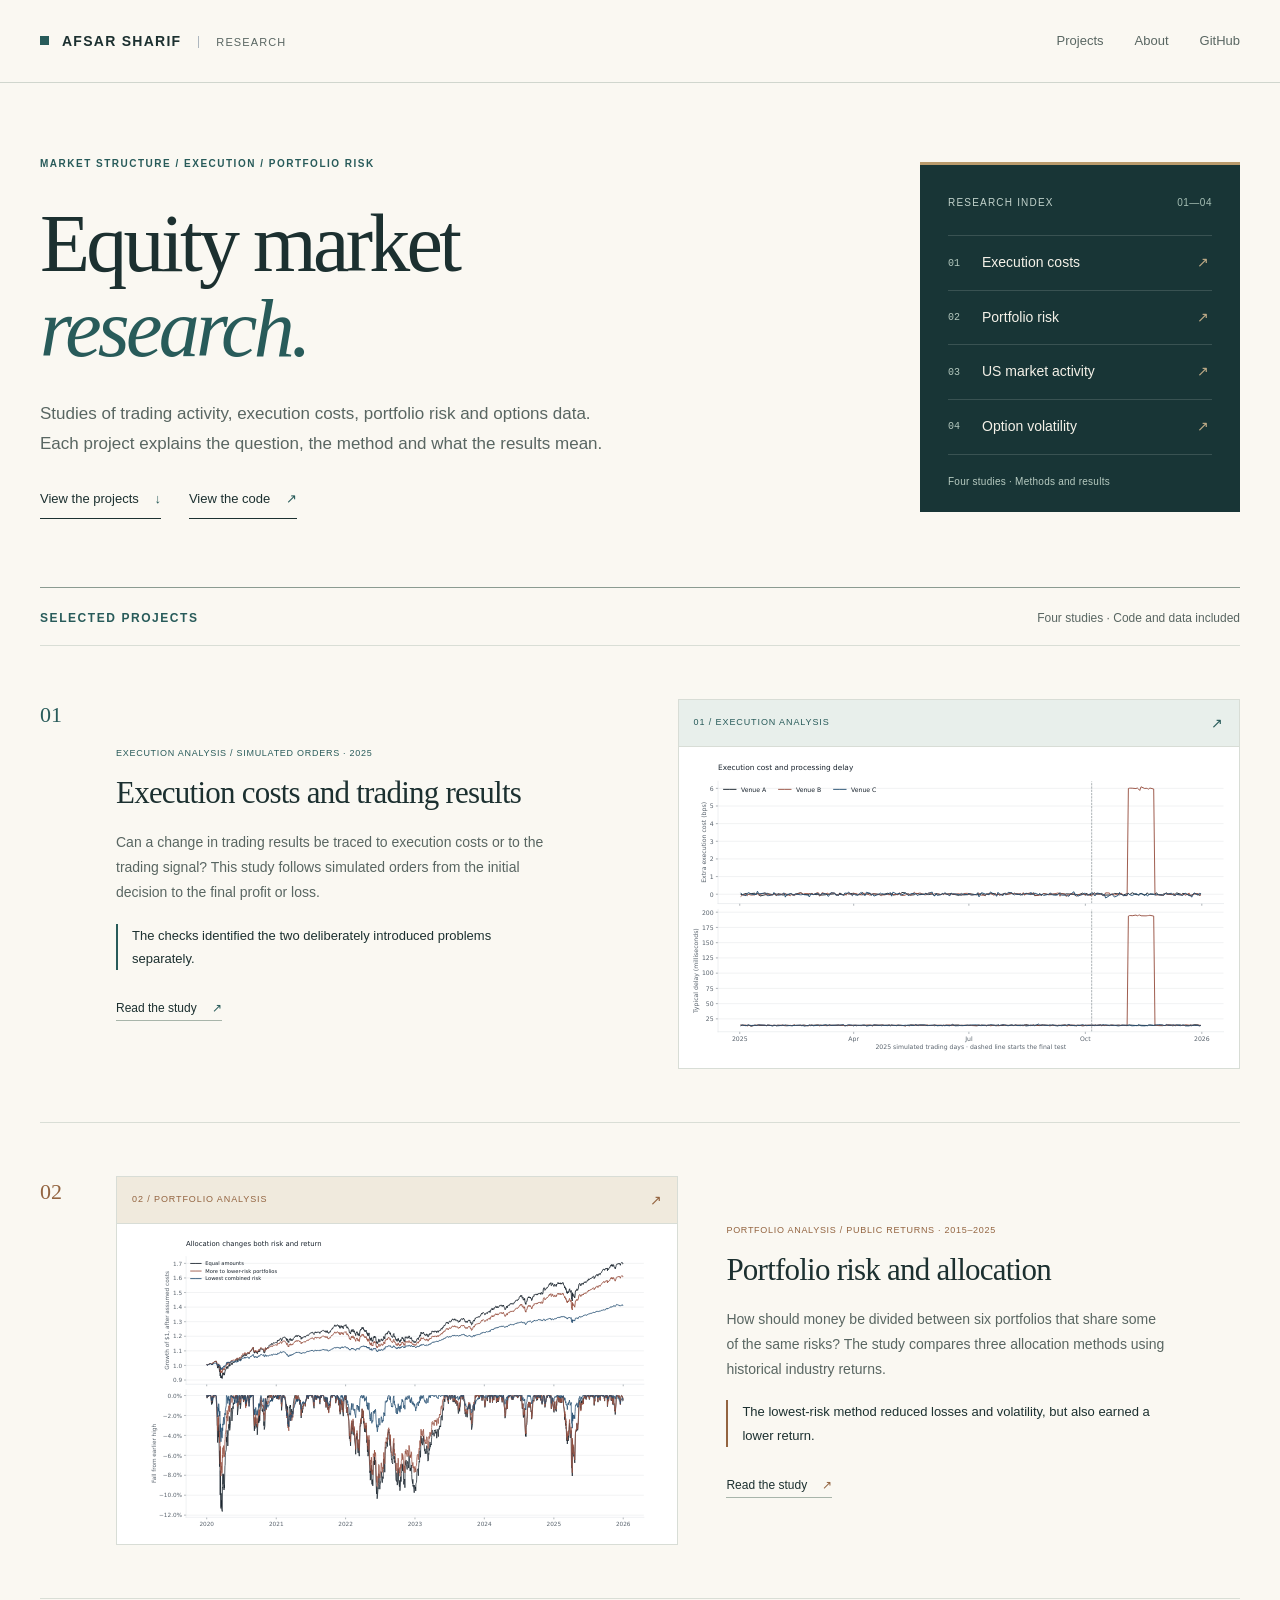
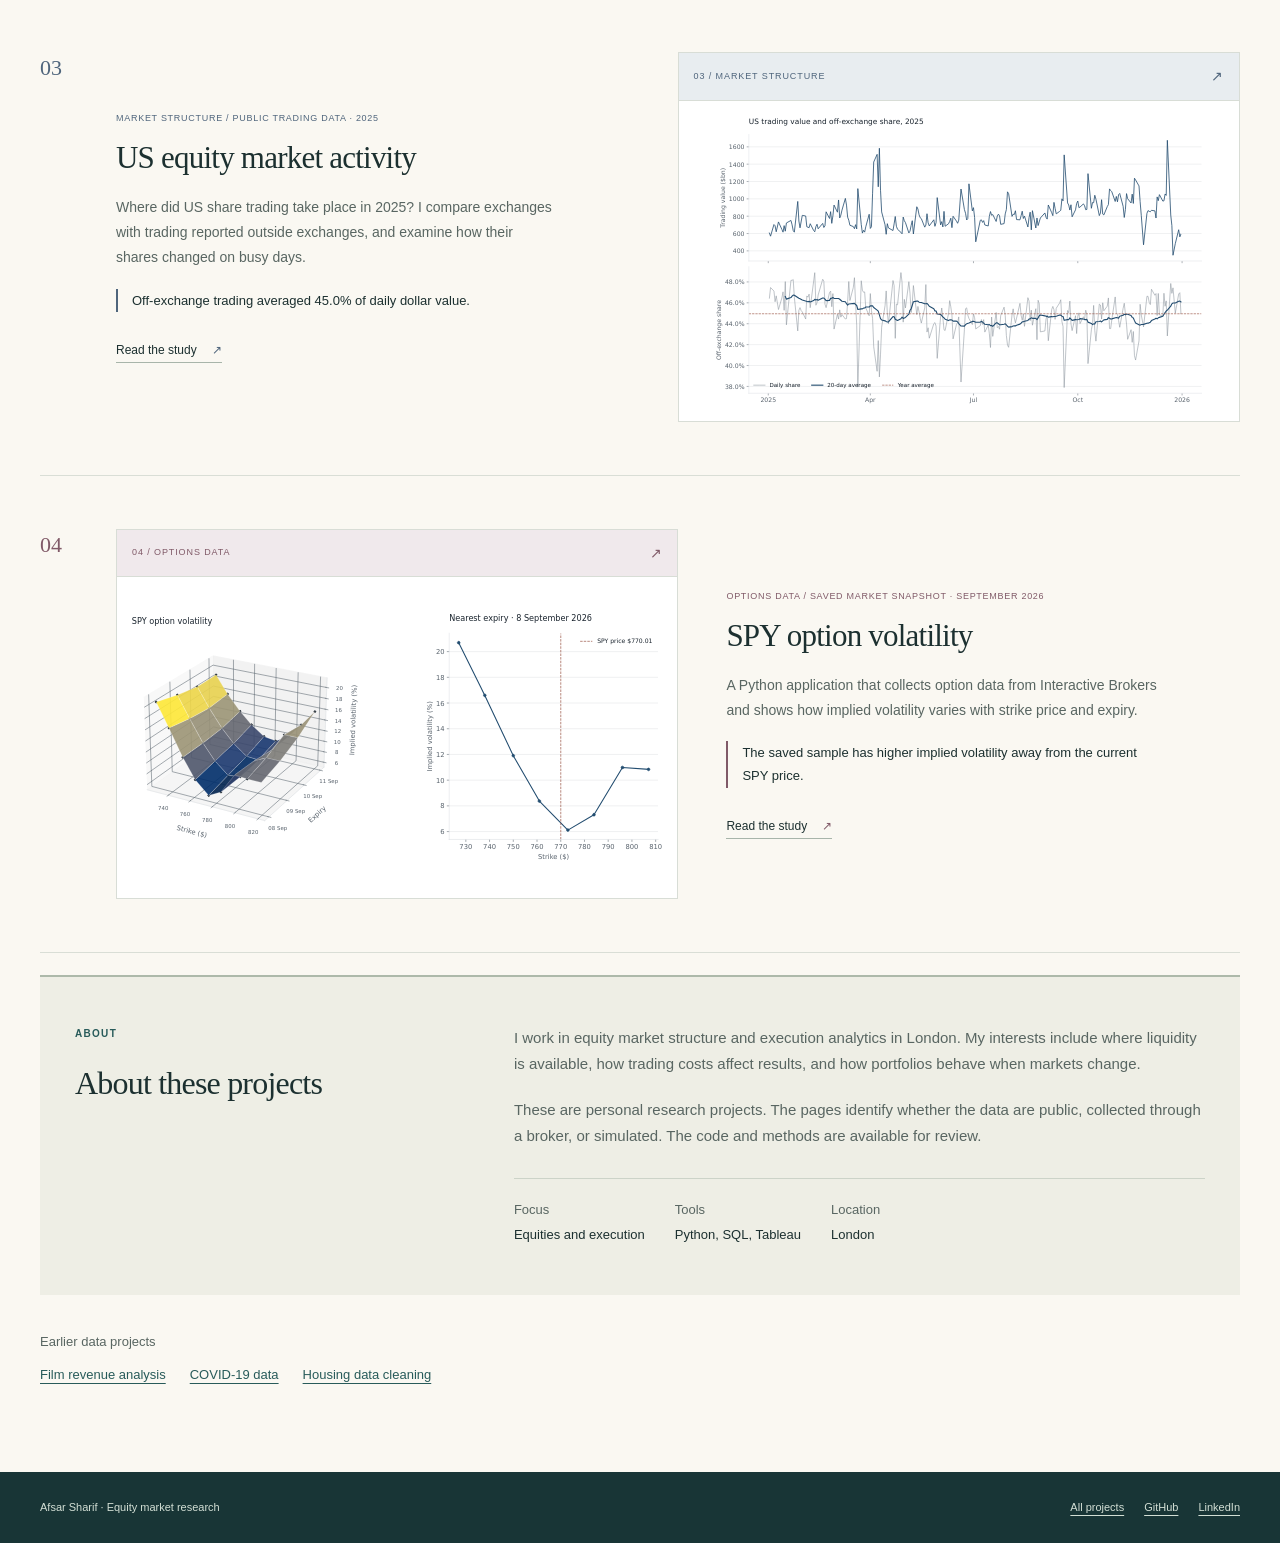
<file: index.html>
<!doctype html>
<html lang="en"><head><meta charset="utf-8"><meta name="viewport" content="width=device-width,initial-scale=1">
<meta name="description" content="Afsar Sharif’s research on equity trading, execution costs, portfolio risk and options data."><title>Equity market research | Afsar Sharif</title>
<link rel="stylesheet" href="assets/css/portfolio.css?v=20261028b">
<link rel="stylesheet" href="assets/css/strategist-lab.css?v=20261028b"></head>
<body class="home-page "><a class="skip-link" href="#main">Skip to content</a>
<header class="site-header"><nav class="nav shell" aria-label="Main navigation">
<a class="brand" href="index.html" aria-label="Afsar Sharif research, home">Afsar Sharif<span>Research</span></a>
<ul class="nav-links"><li><a href="index.html#work">Projects</a></li><li><a href="index.html#about">About</a></li><li><a href="https://github.com/afsar20">GitHub</a></li></ul>
</nav></header><main id="main"><section class="home-intro"><div class="shell hero-layout"><div class="hero-copy"><p class="kicker">Market structure / Execution / Portfolio risk</p><h1>Equity market<br> <em>research.</em></h1><p class="intro-copy">Studies of trading activity, execution costs, portfolio risk and options data. Each project explains the question, the method and what the results mean.</p><div class="text-links"><a href="#work">View the projects <span aria-hidden="true">↓</span></a><a href="https://github.com/afsar20/AfsarSharifProjects.github.io">View the code <span aria-hidden="true">↗</span></a></div></div><aside class="hero-index" aria-label="Research index"><p>Research index <span>01—04</span></p><a href="projects/trading-performance.html"><span class="index-number">01</span><span>Execution costs</span><span class="index-arrow" aria-hidden="true">↗</span></a><a href="projects/portfolio-risk.html"><span class="index-number">02</span><span>Portfolio risk</span><span class="index-arrow" aria-hidden="true">↗</span></a><a href="projects/us-equities.html"><span class="index-number">03</span><span>US market activity</span><span class="index-arrow" aria-hidden="true">↗</span></a><a href="projects/volatility-surface.html"><span class="index-number">04</span><span>Option volatility</span><span class="index-arrow" aria-hidden="true">↗</span></a><div class="index-footer">Four studies · Methods and results</div></aside></div></section>
<section class="shell" id="work"><div class="section-label"><h2>Selected projects</h2><p>Four studies · Code and data included</p></div><article class="project-row study-1"><span class="project-index">01</span><div class="project-copy"><p class="project-meta">Execution analysis / Simulated orders · 2025</p><h3><a href="projects/trading-performance.html">Execution costs and trading results</a></h3><p>Can a change in trading results be traced to execution costs or to the trading signal? This study follows simulated orders from the initial decision to the final profit or loss.</p><p class="project-result">The checks identified the two deliberately introduced problems separately.</p><a class="project-link" href="projects/trading-performance.html">Read the study <span aria-hidden="true">↗</span></a></div><a class="project-preview" href="projects/trading-performance.html" aria-label="Open Execution costs and trading results"><span class="preview-label">01 / Execution analysis<span aria-hidden="true">↗</span></span><img src="assets/images/strategist/execution-monitor.svg" alt="Chart from Execution costs and trading results" loading="lazy"></a></article><article class="project-row study-2"><span class="project-index">02</span><div class="project-copy"><p class="project-meta">Portfolio analysis / Public returns · 2015–2025</p><h3><a href="projects/portfolio-risk.html">Portfolio risk and allocation</a></h3><p>How should money be divided between six portfolios that share some of the same risks? The study compares three allocation methods using historical industry returns.</p><p class="project-result">The lowest-risk method reduced losses and volatility, but also earned a lower return.</p><a class="project-link" href="projects/portfolio-risk.html">Read the study <span aria-hidden="true">↗</span></a></div><a class="project-preview" href="projects/portfolio-risk.html" aria-label="Open Portfolio risk and allocation"><span class="preview-label">02 / Portfolio analysis<span aria-hidden="true">↗</span></span><img src="assets/images/strategist/portfolio-performance.svg" alt="Chart from Portfolio risk and allocation" loading="lazy"></a></article><article class="project-row study-3"><span class="project-index">03</span><div class="project-copy"><p class="project-meta">Market structure / Public trading data · 2025</p><h3><a href="projects/us-equities.html">US equity market activity</a></h3><p>Where did US share trading take place in 2025? I compare exchanges with trading reported outside exchanges, and examine how their shares changed on busy days.</p><p class="project-result">Off-exchange trading averaged 45.0% of daily dollar value.</p><a class="project-link" href="projects/us-equities.html">Read the study <span aria-hidden="true">↗</span></a></div><a class="project-preview" href="projects/us-equities.html" aria-label="Open US equity market activity"><span class="preview-label">03 / Market structure<span aria-hidden="true">↗</span></span><img src="assets/images/us_market_overview.svg" alt="Chart from US equity market activity" loading="lazy"></a></article><article class="project-row study-4"><span class="project-index">04</span><div class="project-copy"><p class="project-meta">Options data / Saved market snapshot · September 2026</p><h3><a href="projects/volatility-surface.html">SPY option volatility</a></h3><p>A Python application that collects option data from Interactive Brokers and shows how implied volatility varies with strike price and expiry.</p><p class="project-result">The saved sample has higher implied volatility away from the current SPY price.</p><a class="project-link" href="projects/volatility-surface.html">Read the study <span aria-hidden="true">↗</span></a></div><a class="project-preview" href="projects/volatility-surface.html" aria-label="Open SPY option volatility"><span class="preview-label">04 / Options data<span aria-hidden="true">↗</span></span><img src="assets/images/spy_option_volatility.svg" alt="Chart from SPY option volatility" loading="lazy"></a></article></section>
<section class="shell about-section" id="about"><div><p class="kicker">About</p><h2>About these projects</h2></div><div><p>I work in equity market structure and execution analytics in London. My interests include where liquidity is available, how trading costs affect results, and how portfolios behave when markets change.</p><p>These are personal research projects. The pages identify whether the data are public, collected through a broker, or simulated. The code and methods are available for review.</p><dl class="profile-details"><div><dt>Focus</dt><dd>Equities and execution</dd></div><div><dt>Tools</dt><dd>Python, SQL, Tableau</dd></div><div><dt>Location</dt><dd>London</dd></div></dl></div></section>
<div class="shell archive"><p>Earlier data projects</p><a href="https://github.com/afsar20/PortfolioProjects/blob/main/Movies%20Correlation%20Project.ipynb">Film revenue analysis</a><a href="https://github.com/afsar20/PortfolioProjects/blob/main/CovidDataExploration.sql">COVID-19 data</a><a href="https://github.com/afsar20/PortfolioProjects/blob/main/NashvilleHousing_cleaning_data.sql">Housing data cleaning</a></div></main><footer class="site-footer"><div class="shell footer-inner"><p>Afsar Sharif · Equity market research</p><div><a href="index.html">All projects</a><a href="https://github.com/afsar20">GitHub</a><a href="https://www.linkedin.com/in/afsar-sharif-75ba42143/">LinkedIn</a></div></div></footer></body></html>
</file>
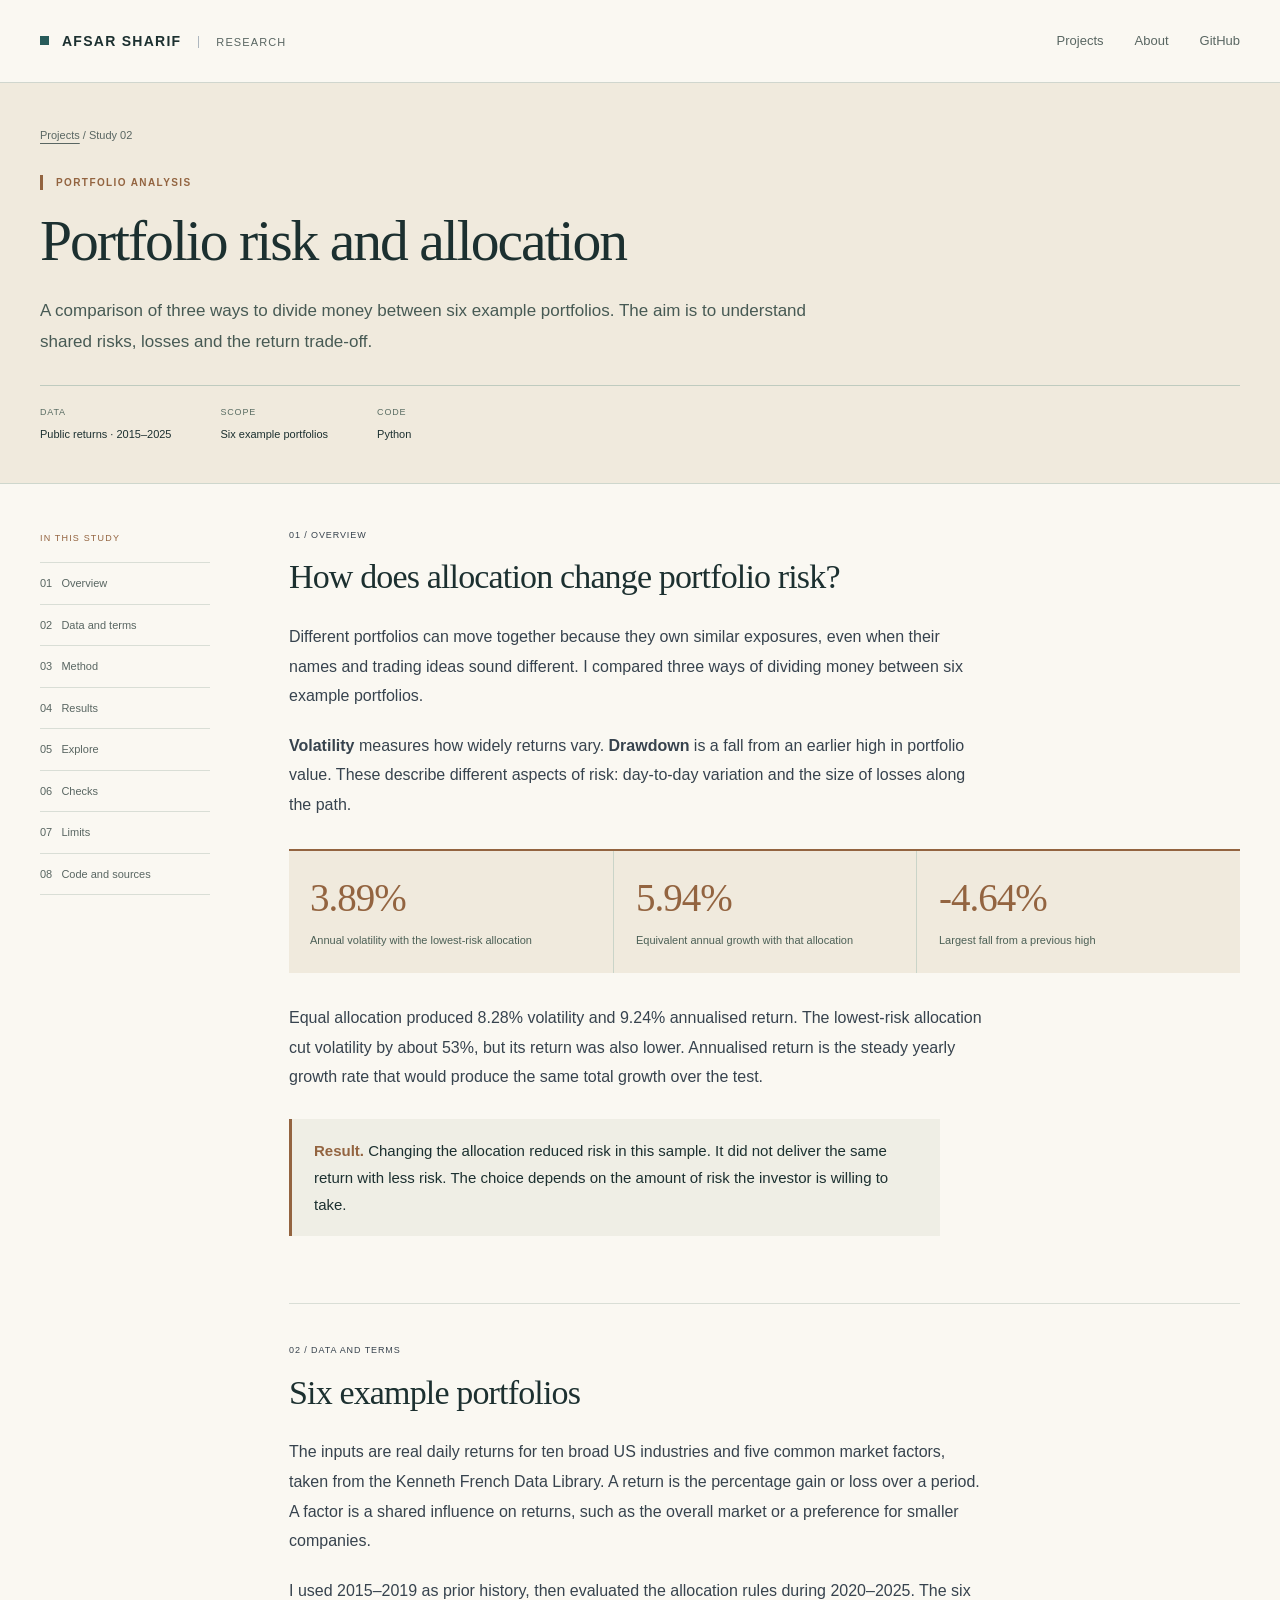
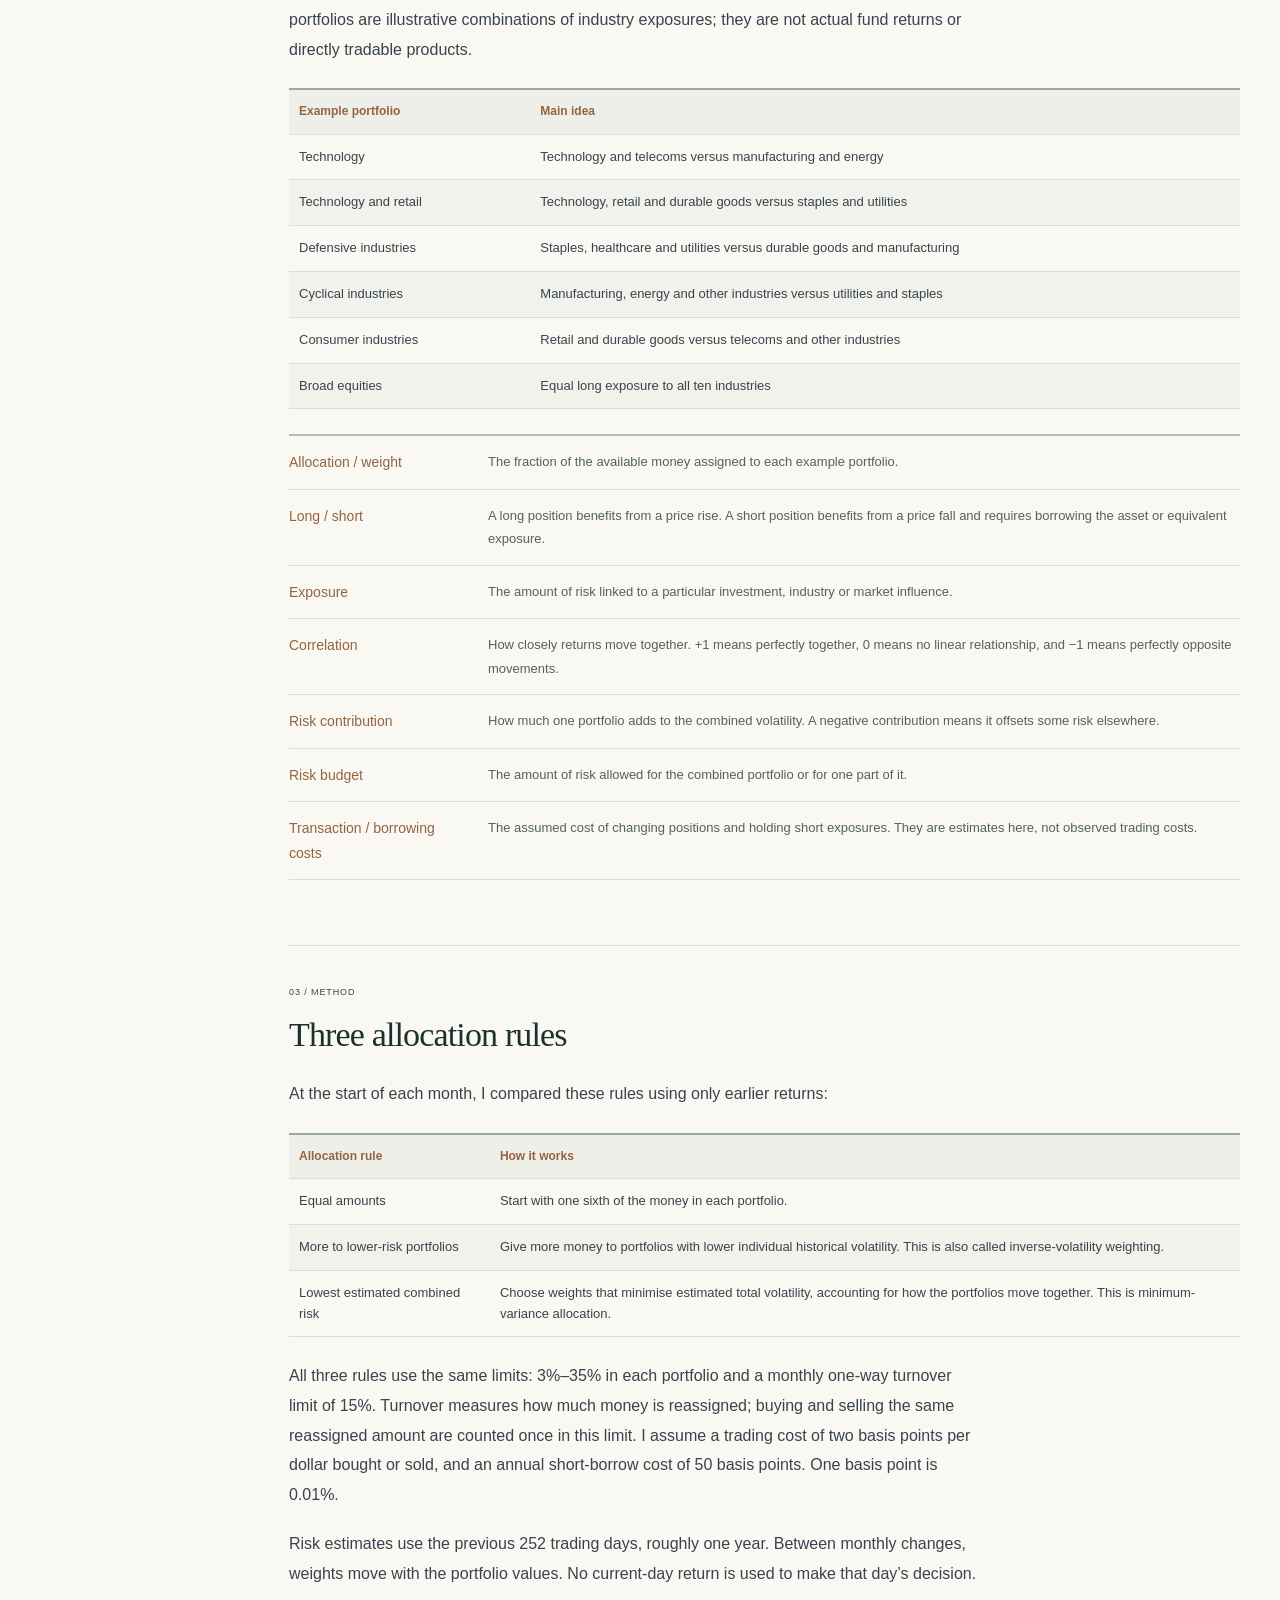
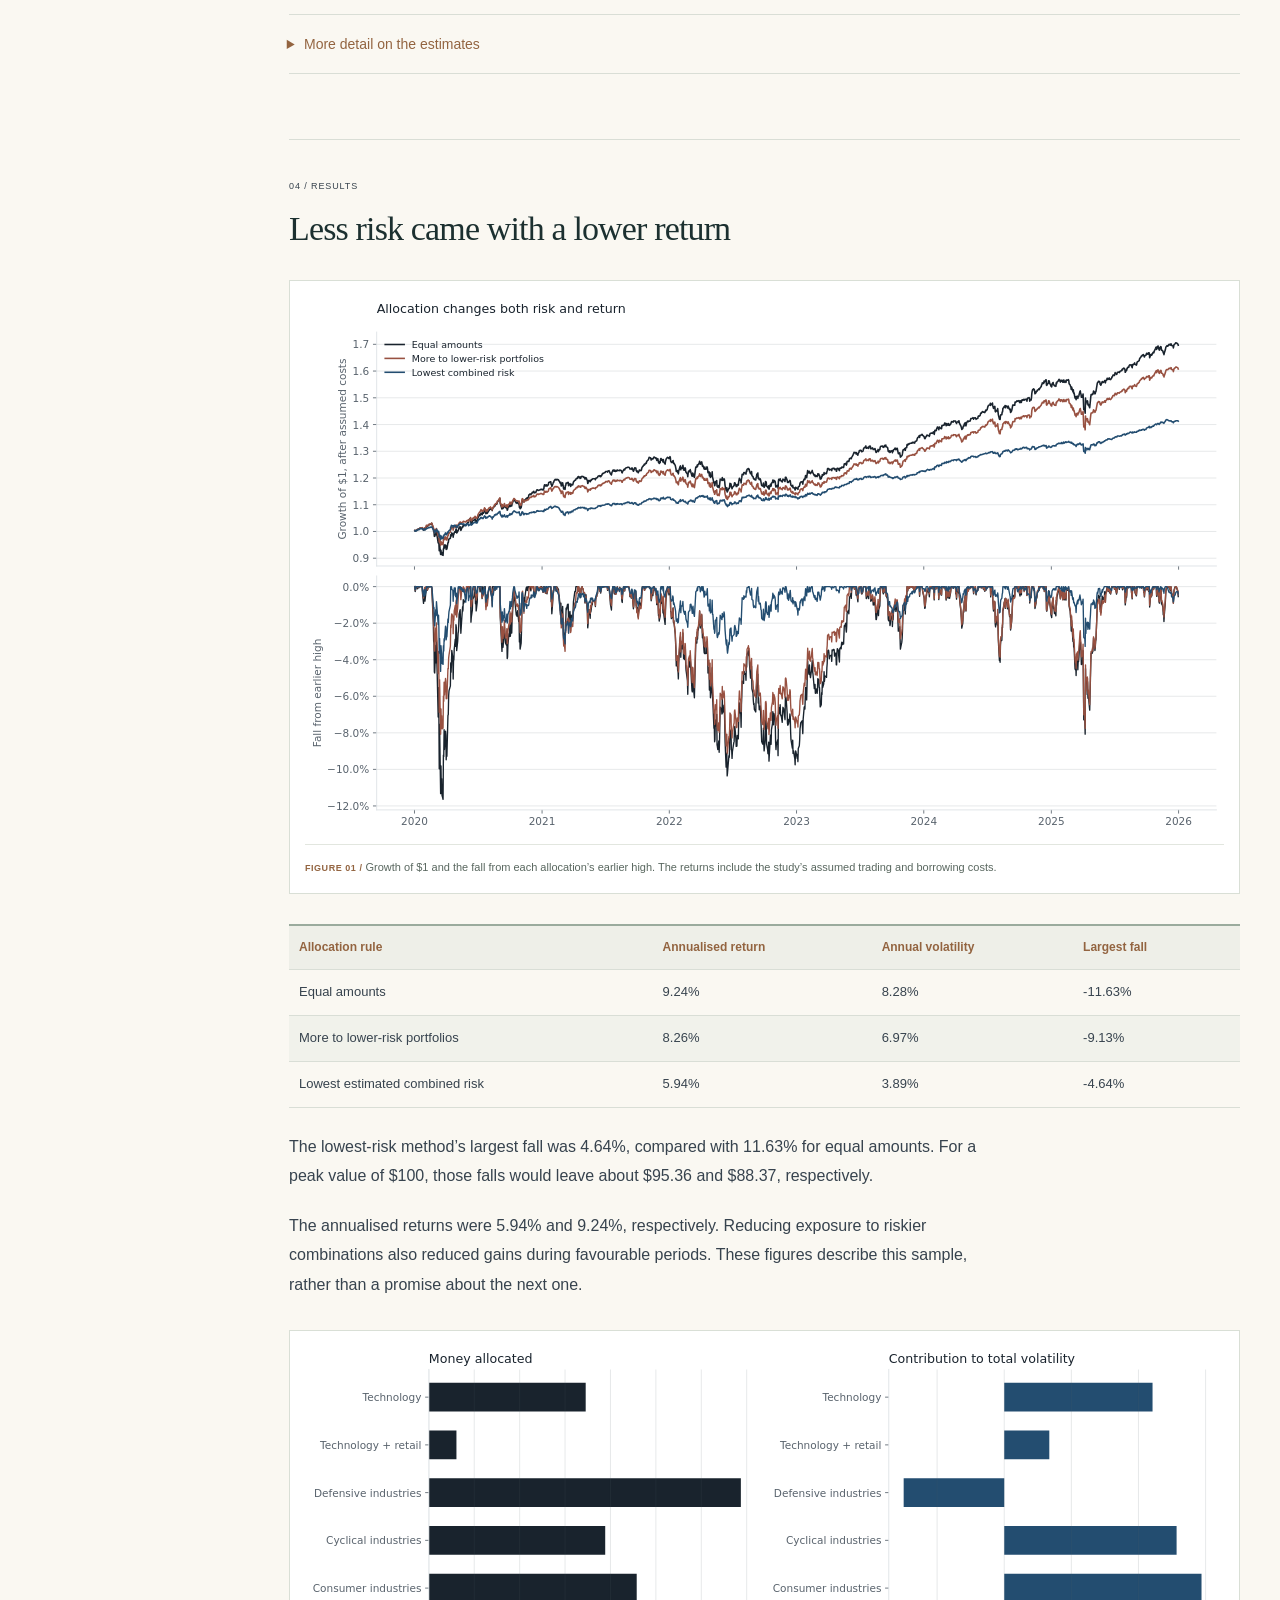
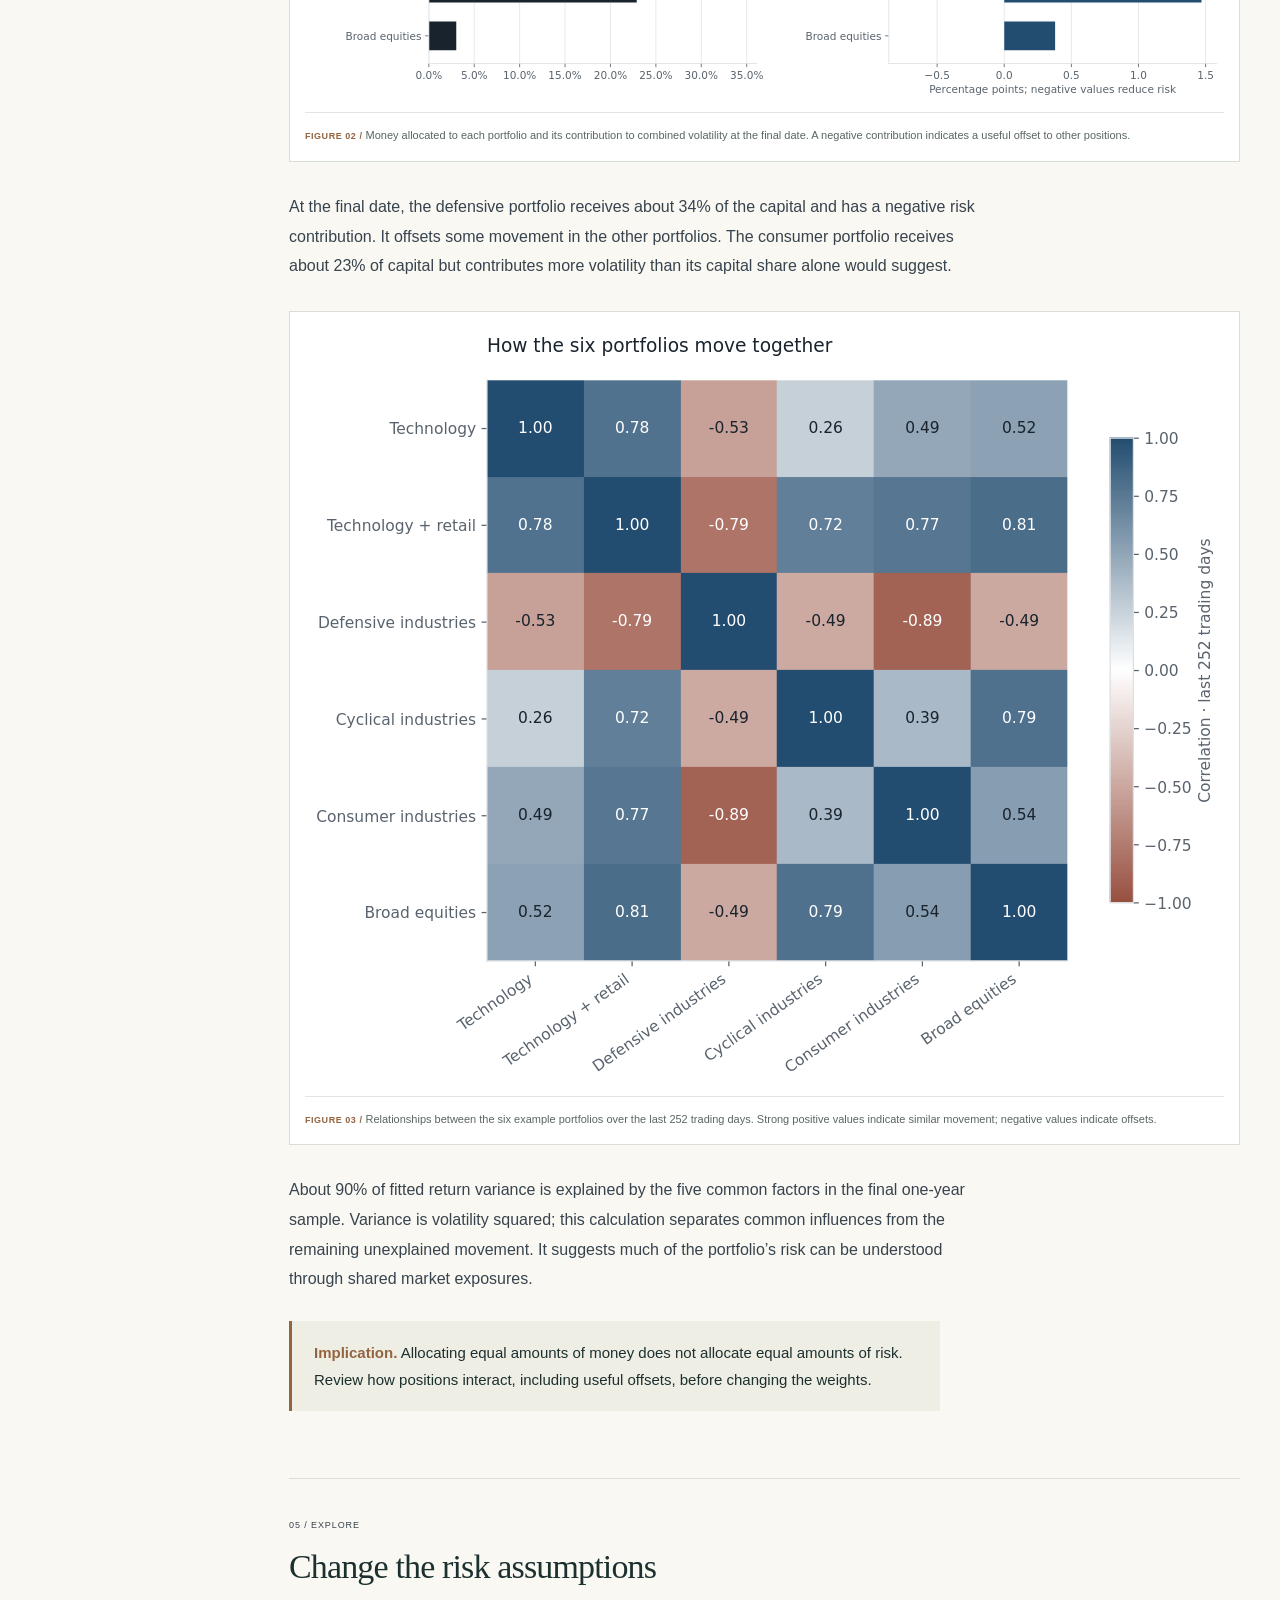
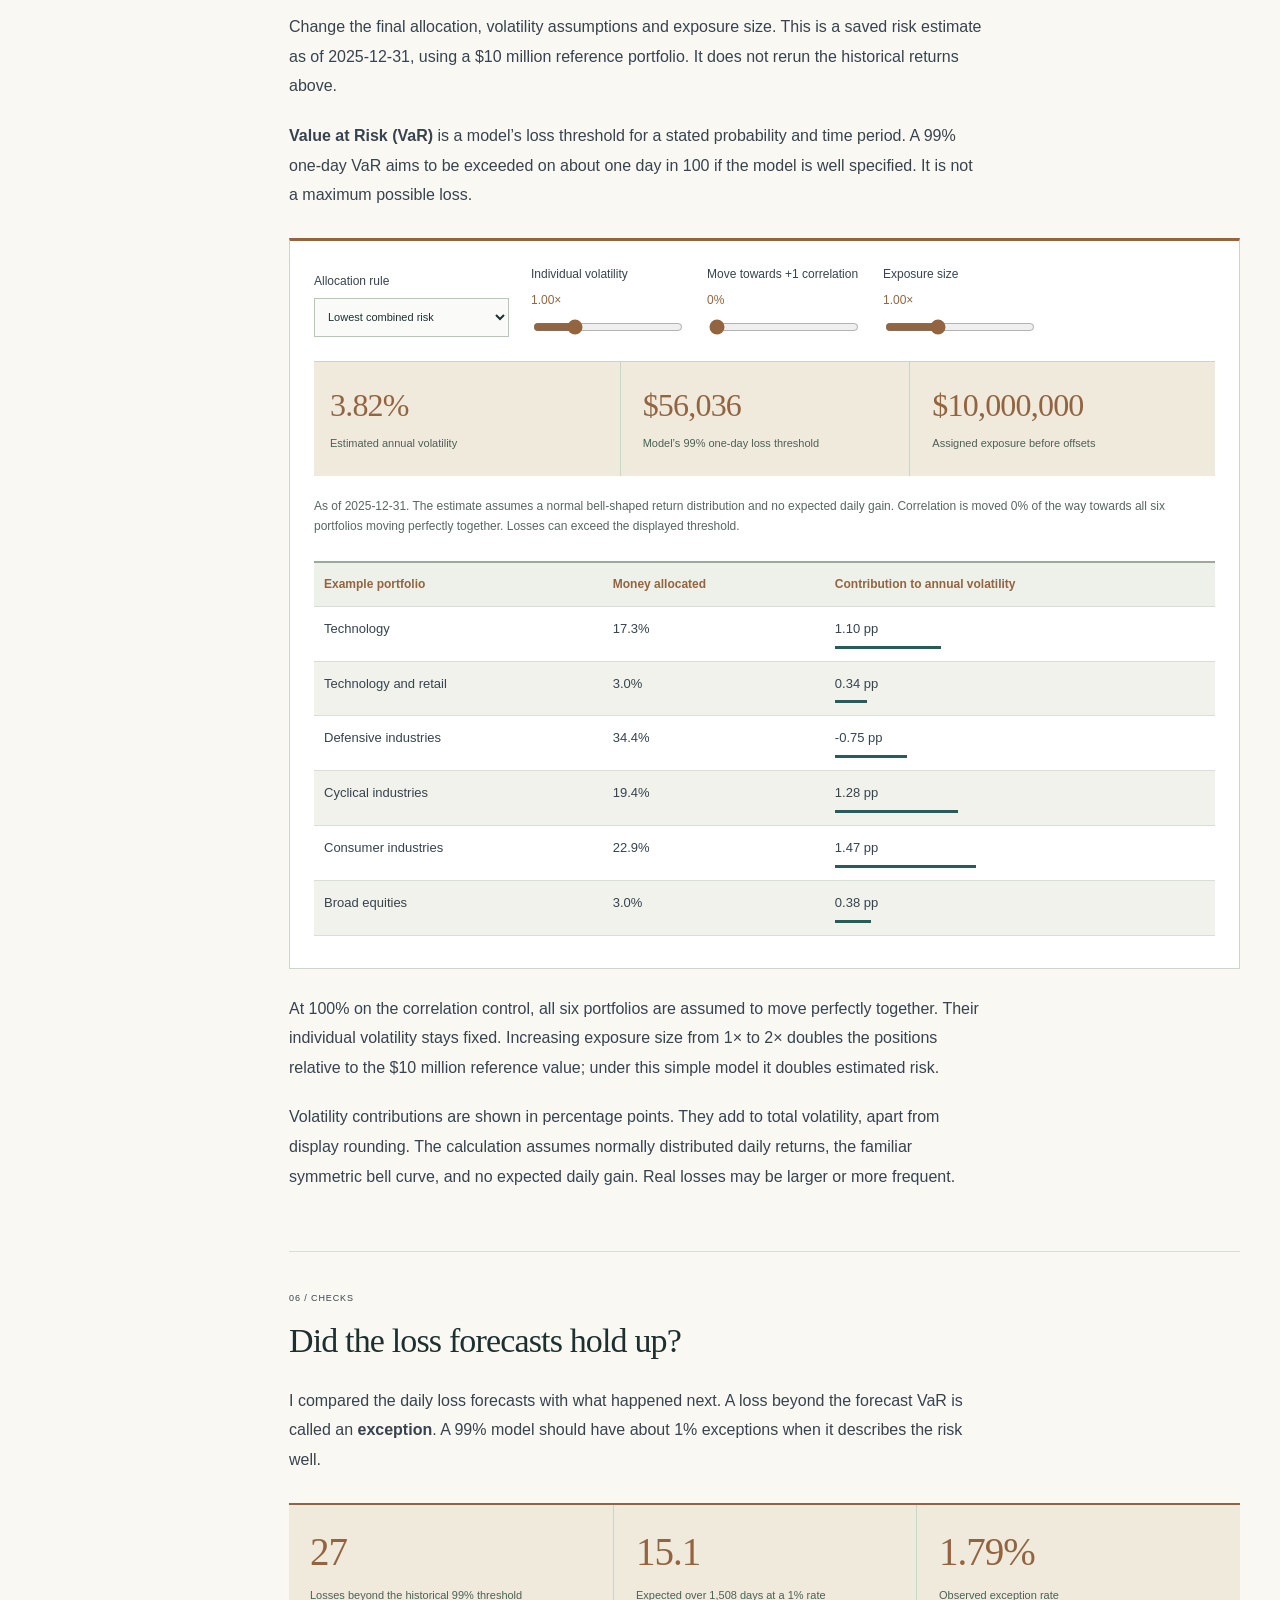
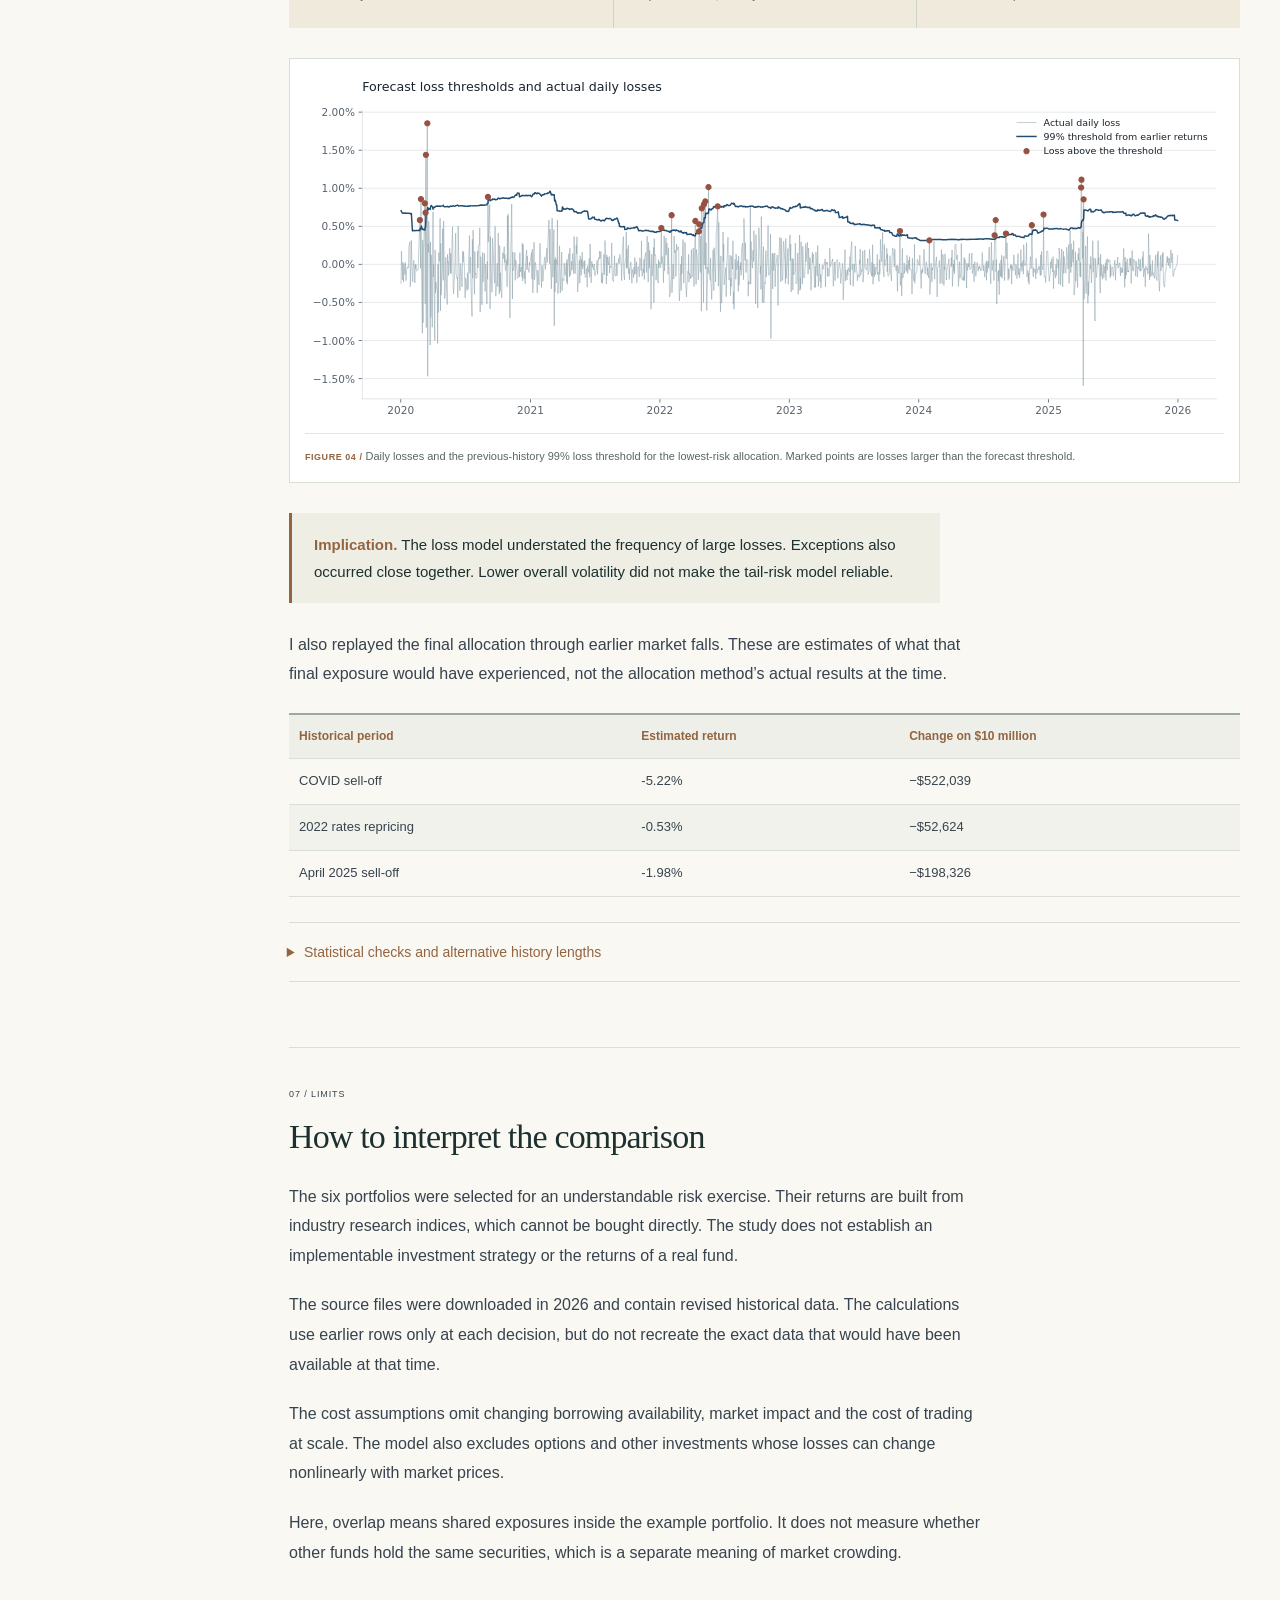
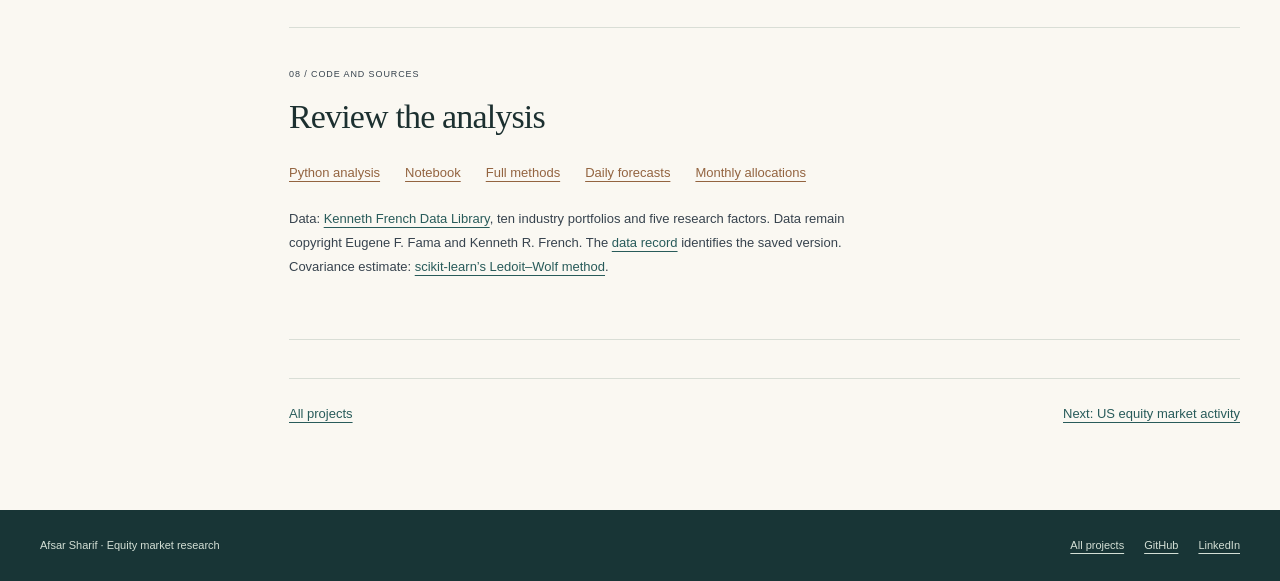
<file: projects/portfolio-risk.html>
<!doctype html>
<html lang="en"><head><meta charset="utf-8"><meta name="viewport" content="width=device-width,initial-scale=1">
<meta name="description" content="A comparison of three ways to divide money between six example portfolios. The aim is to understand shared risks, losses and the return trade-off."><title>Portfolio risk and allocation | Afsar Sharif</title>
<link rel="stylesheet" href="../assets/css/portfolio.css?v=20261028b">
<link rel="stylesheet" href="../assets/css/strategist-lab.css?v=20261028b"></head>
<body class="study-page study-2"><a class="skip-link" href="#main">Skip to content</a>
<header class="site-header"><nav class="nav shell" aria-label="Main navigation">
<a class="brand" href="../index.html" aria-label="Afsar Sharif research, home">Afsar Sharif<span>Research</span></a>
<ul class="nav-links"><li><a href="../index.html#work">Projects</a></li><li><a href="../index.html#about">About</a></li><li><a href="https://github.com/afsar20">GitHub</a></li></ul>
</nav></header><main id="main"><div class="project-heading"><div class="shell">
<div class="breadcrumbs"><a href="../index.html#work">Projects</a> / Study 02</div>
<p class="kicker">Portfolio analysis</p><h1>Portfolio risk and allocation</h1><p class="lead">A comparison of three ways to divide money between six example portfolios. The aim is to understand shared risks, losses and the return trade-off.</p>
<dl class="study-meta"><div><dt>Data</dt><dd>Public returns · 2015–2025</dd></div><div><dt>Scope</dt><dd>Six example portfolios</dd></div><div><dt>Code</dt><dd>Python</dd></div></dl></div></div>
<div class="shell report-layout"><aside class="contents" aria-label="On this page"><p>In this study</p><ol><li><a href="#question">01 &nbsp; Overview</a></li><li><a href="#data">02 &nbsp; Data and terms</a></li><li><a href="#method">03 &nbsp; Method</a></li><li><a href="#results">04 &nbsp; Results</a></li><li><a href="#scenario">05 &nbsp; Explore</a></li><li><a href="#validation">06 &nbsp; Checks</a></li><li><a href="#limits">07 &nbsp; Limits</a></li><li><a href="#code">08 &nbsp; Code and sources</a></li></ol></aside>
<article class="report"><section class="report-section" id="question"><p class="section-number">01 / Overview</p><h2>How does allocation change portfolio risk?</h2><p>Different portfolios can move together because they own similar exposures, even when their names and trading ideas sound different. I compared three ways of dividing money between six example portfolios.</p><p><strong>Volatility</strong> measures how widely returns vary. <strong>Drawdown</strong> is a fall from an earlier high in portfolio value. These describe different aspects of risk: day-to-day variation and the size of losses along the path.</p><div class="study-stats"><div class="study-stat"><strong>3.89%</strong><span>Annual volatility with the lowest-risk allocation</span></div><div class="study-stat"><strong>5.94%</strong><span>Equivalent annual growth with that allocation</span></div><div class="study-stat"><strong>-4.64%</strong><span>Largest fall from a previous high</span></div></div><p>Equal allocation produced 8.28% volatility and 9.24% annualised return. The lowest-risk allocation cut volatility by about 53%, but its return was also lower. Annualised return is the steady yearly growth rate that would produce the same total growth over the test.</p><div class="takeaway"><p><strong>Result.</strong> Changing the allocation reduced risk in this sample. It did not deliver the same return with less risk. The choice depends on the amount of risk the investor is willing to take.</p></div></section>
<section class="report-section" id="data"><p class="section-number">02 / Data and terms</p><h2>Six example portfolios</h2><p>The inputs are real daily returns for ten broad US industries and five common market factors, taken from the Kenneth French Data Library. A return is the percentage gain or loss over a period. A factor is a shared influence on returns, such as the overall market or a preference for smaller companies.</p><p>I used 2015–2019 as prior history, then evaluated the allocation rules during 2020–2025. The six portfolios are illustrative combinations of industry exposures; they are not actual fund returns or directly tradable products.</p><div class="table-scroll"><table class="research-table"><thead><tr><th scope="col">Example portfolio</th><th scope="col">Main idea</th></tr></thead><tbody><tr><td>Technology</td><td>Technology and telecoms versus manufacturing and energy</td></tr><tr><td>Technology and retail</td><td>Technology, retail and durable goods versus staples and utilities</td></tr><tr><td>Defensive industries</td><td>Staples, healthcare and utilities versus durable goods and manufacturing</td></tr><tr><td>Cyclical industries</td><td>Manufacturing, energy and other industries versus utilities and staples</td></tr><tr><td>Consumer industries</td><td>Retail and durable goods versus telecoms and other industries</td></tr><tr><td>Broad equities</td><td>Equal long exposure to all ten industries</td></tr></tbody></table></div><dl class="definitions"><div><dt>Allocation / weight</dt><dd>The fraction of the available money assigned to each example portfolio.</dd></div><div><dt>Long / short</dt><dd>A long position benefits from a price rise. A short position benefits from a price fall and requires borrowing the asset or equivalent exposure.</dd></div><div><dt>Exposure</dt><dd>The amount of risk linked to a particular investment, industry or market influence.</dd></div><div><dt>Correlation</dt><dd>How closely returns move together. +1 means perfectly together, 0 means no linear relationship, and −1 means perfectly opposite movements.</dd></div><div><dt>Risk contribution</dt><dd>How much one portfolio adds to the combined volatility. A negative contribution means it offsets some risk elsewhere.</dd></div><div><dt>Risk budget</dt><dd>The amount of risk allowed for the combined portfolio or for one part of it.</dd></div><div><dt>Transaction / borrowing costs</dt><dd>The assumed cost of changing positions and holding short exposures. They are estimates here, not observed trading costs.</dd></div></dl></section>
<section class="report-section" id="method"><p class="section-number">03 / Method</p><h2>Three allocation rules</h2><p>At the start of each month, I compared these rules using only earlier returns:</p><div class="table-scroll"><table class="research-table"><thead><tr><th scope="col">Allocation rule</th><th scope="col">How it works</th></tr></thead><tbody><tr><td>Equal amounts</td><td>Start with one sixth of the money in each portfolio.</td></tr><tr><td>More to lower-risk portfolios</td><td>Give more money to portfolios with lower individual historical volatility. This is also called inverse-volatility weighting.</td></tr><tr><td>Lowest estimated combined risk</td><td>Choose weights that minimise estimated total volatility, accounting for how the portfolios move together. This is minimum-variance allocation.</td></tr></tbody></table></div><p>All three rules use the same limits: 3%–35% in each portfolio and a monthly one-way turnover limit of 15%. Turnover measures how much money is reassigned; buying and selling the same reassigned amount are counted once in this limit. I assume a trading cost of two basis points per dollar bought or sold, and an annual short-borrow cost of 50 basis points. One basis point is 0.01%.</p><p>Risk estimates use the previous 252 trading days, roughly one year. Between monthly changes, weights move with the portfolio values. No current-day return is used to make that day’s decision.</p><details class="method-detail"><summary>More detail on the estimates</summary><p>The covariance matrix records how the returns vary individually and together. I use Ledoit–Wolf shrinkage, which pulls noisy sample estimates towards a simpler structure to make them more stable.</p><p>Risk contributions use the Euler method: each weighted exposure is assigned part of total volatility, and the parts sum to that total. Negative contributions are retained because they identify offsets.</p><p>A separate linear regression estimates sensitivity to five factors: market return, company size, value, profitability and investment. Value compares cheaper with more expensive shares on accounting measures; profitability compares stronger with weaker operating profits; investment compares companies with more conservative versus more aggressive asset growth.</p><p>The Sharpe ratio in the full results measures excess return relative to volatility. Excess return is return above the cash rate. It is reported for context and was not the optimisation target.</p></details></section>
<section class="report-section" id="results"><p class="section-number">04 / Results</p><h2>Less risk came with a lower return</h2><figure class="figure"><img loading="lazy" src="../assets/images/strategist/portfolio-performance.svg" alt="Growth of $1 and the fall from each allocation’s earlier high. The returns include the study’s assumed trading and borrowing costs."><figcaption>Growth of $1 and the fall from each allocation’s earlier high. The returns include the study’s assumed trading and borrowing costs.</figcaption></figure><div class="table-scroll"><table class="research-table"><thead><tr><th scope="col">Allocation rule</th><th scope="col">Annualised return</th><th scope="col">Annual volatility</th><th scope="col">Largest fall</th></tr></thead><tbody><tr><td>Equal amounts</td><td>9.24%</td><td>8.28%</td><td>-11.63%</td></tr><tr><td>More to lower-risk portfolios</td><td>8.26%</td><td>6.97%</td><td>-9.13%</td></tr><tr><td>Lowest estimated combined risk</td><td>5.94%</td><td>3.89%</td><td>-4.64%</td></tr></tbody></table></div><p>The lowest-risk method’s largest fall was 4.64%, compared with 11.63% for equal amounts. For a peak value of $100, those falls would leave about $95.36 and $88.37, respectively.</p><p>The annualised returns were 5.94% and 9.24%, respectively. Reducing exposure to riskier combinations also reduced gains during favourable periods. These figures describe this sample, rather than a promise about the next one.</p><figure class="figure"><img loading="lazy" src="../assets/images/strategist/risk-contributions.svg" alt="Money allocated to each portfolio and its contribution to combined volatility at the final date. A negative contribution indicates a useful offset to other positions."><figcaption>Money allocated to each portfolio and its contribution to combined volatility at the final date. A negative contribution indicates a useful offset to other positions.</figcaption></figure><p>At the final date, the defensive portfolio receives about 34% of the capital and has a negative risk contribution. It offsets some movement in the other portfolios. The consumer portfolio receives about 23% of capital but contributes more volatility than its capital share alone would suggest.</p><figure class="figure"><img loading="lazy" src="../assets/images/strategist/correlation.svg" alt="Relationships between the six example portfolios over the last 252 trading days. Strong positive values indicate similar movement; negative values indicate offsets."><figcaption>Relationships between the six example portfolios over the last 252 trading days. Strong positive values indicate similar movement; negative values indicate offsets.</figcaption></figure><p>About 90% of fitted return variance is explained by the five common factors in the final one-year sample. Variance is volatility squared; this calculation separates common influences from the remaining unexplained movement. It suggests much of the portfolio’s risk can be understood through shared market exposures.</p><div class="takeaway"><p><strong>Implication.</strong> Allocating equal amounts of money does not allocate equal amounts of risk. Review how positions interact, including useful offsets, before changing the weights.</p></div></section>
<section class="report-section" id="scenario"><p class="section-number">05 / Explore</p><h2>Change the risk assumptions</h2><p>Change the final allocation, volatility assumptions and exposure size. This is a saved risk estimate as of 2025-12-31, using a $10 million reference portfolio. It does not rerun the historical returns above.</p><p><strong>Value at Risk (VaR)</strong> is a model’s loss threshold for a stated probability and time period. A 99% one-day VaR aims to be exceeded on about one day in 100 if the model is well specified. It is not a maximum possible loss.</p>
<div class="tool"><div class="tool-controls"><label for="allocation-filter">Allocation rule<select id="allocation-filter"><option value="minimum_variance">Lowest combined risk</option><option value="equal">Equal amounts</option><option value="inverse_vol">More to lower-risk portfolios</option></select></label><label for="vol-multiplier">Individual volatility<output id="vol-value">1.00×</output><input id="vol-multiplier" type="range" min="50" max="250" step="5" value="100"></label><label for="correlation-blend">Move towards +1 correlation<output id="corr-value">0%</output><input id="correlation-blend" type="range" min="0" max="100" step="5" value="0"></label><label for="leverage">Exposure size<output id="leverage-value">1.00×</output><input id="leverage" type="range" min="50" max="200" step="5" value="100"></label></div>
<div class="study-stats" aria-live="polite"><div class="study-stat"><strong id="risk-vol">—</strong><span>Estimated annual volatility</span></div><div class="study-stat"><strong id="risk-var">—</strong><span>Model’s 99% one-day loss threshold</span></div><div class="study-stat"><strong id="risk-budget">—</strong><span>Assigned exposure before offsets</span></div></div><p class="tool-status" id="risk-live" aria-live="polite"></p><div class="table-scroll"><table class="research-table"><thead><tr><th scope="col">Example portfolio</th><th scope="col">Money allocated</th><th scope="col">Contribution to annual volatility</th></tr></thead><tbody id="risk-table-body"></tbody></table></div><noscript>Enable JavaScript to use the scenario controls.</noscript></div>
<p>At 100% on the correlation control, all six portfolios are assumed to move perfectly together. Their individual volatility stays fixed. Increasing exposure size from 1× to 2× doubles the positions relative to the $10 million reference value; under this simple model it doubles estimated risk.</p><p>Volatility contributions are shown in percentage points. They add to total volatility, apart from display rounding. The calculation assumes normally distributed daily returns, the familiar symmetric bell curve, and no expected daily gain. Real losses may be larger or more frequent.</p></section>
<section class="report-section" id="validation"><p class="section-number">06 / Checks</p><h2>Did the loss forecasts hold up?</h2><p>I compared the daily loss forecasts with what happened next. A loss beyond the forecast VaR is called an <strong>exception</strong>. A 99% model should have about 1% exceptions when it describes the risk well.</p><div class="study-stats"><div class="study-stat"><strong>27</strong><span>Losses beyond the historical 99% threshold</span></div><div class="study-stat"><strong>15.1</strong><span>Expected over 1,508 days at a 1% rate</span></div><div class="study-stat"><strong>1.79%</strong><span>Observed exception rate</span></div></div><figure class="figure"><img loading="lazy" src="../assets/images/strategist/var-backtest.svg" alt="Daily losses and the previous-history 99% loss threshold for the lowest-risk allocation. Marked points are losses larger than the forecast threshold."><figcaption>Daily losses and the previous-history 99% loss threshold for the lowest-risk allocation. Marked points are losses larger than the forecast threshold.</figcaption></figure><div class="takeaway"><p><strong>Implication.</strong> The loss model understated the frequency of large losses. Exceptions also occurred close together. Lower overall volatility did not make the tail-risk model reliable.</p></div><p>I also replayed the final allocation through earlier market falls. These are estimates of what that final exposure would have experienced, not the allocation method’s actual results at the time.</p><div class="table-scroll"><table class="research-table"><thead><tr><th scope="col">Historical period</th><th scope="col">Estimated return</th><th scope="col">Change on $10 million</th></tr></thead><tbody><tr><td>COVID sell-off</td><td>-5.22%</td><td>−$522,039</td></tr><tr><td>2022 rates repricing</td><td>-0.53%</td><td>−$52,624</td></tr><tr><td>April 2025 sell-off</td><td>-1.98%</td><td>−$198,326</td></tr></tbody></table></div><details class="method-detail"><summary>Statistical checks and alternative history lengths</summary><p>The Kupiec coverage test checks whether exceptions occur at the expected frequency. The Christoffersen independence test checks whether one exception changes the chance of another on the following day. A p-value summarises how unusual the observed pattern would be under the tested model. A small value is evidence against that property; a large value does not prove the model correct.</p><div class="table-scroll"><table class="research-table"><thead><tr><th scope="col">99% risk model</th><th scope="col">Exceptions</th><th scope="col">Coverage-test p-value</th><th scope="col">Independence-test p-value</th></tr></thead><tbody><tr><td>Historical returns</td><td>27</td><td>0.005</td><td>0.001</td></tr><tr><td>Normal-return assumption</td><td>27</td><td>0.005</td><td>0.011</td></tr></tbody></table></div><p>The allocation comparison was repeated with 126, 252 and 504 prior trading days. The lowest-risk method’s realised annual volatility stayed close to 3.9% across these choices. The full comparison and resampling interval are in the saved results.</p></details></section>
<section class="report-section" id="limits"><p class="section-number">07 / Limits</p><h2>How to interpret the comparison</h2><p>The six portfolios were selected for an understandable risk exercise. Their returns are built from industry research indices, which cannot be bought directly. The study does not establish an implementable investment strategy or the returns of a real fund.</p><p>The source files were downloaded in 2026 and contain revised historical data. The calculations use earlier rows only at each decision, but do not recreate the exact data that would have been available at that time.</p><p>The cost assumptions omit changing borrowing availability, market impact and the cost of trading at scale. The model also excludes options and other investments whose losses can change nonlinearly with market prices.</p><p>Here, overlap means shared exposures inside the example portfolio. It does not measure whether other funds hold the same securities, which is a separate meaning of market crowding.</p></section>
<section class="report-section" id="code"><p class="section-number">08 / Code and sources</p><h2>Review the analysis</h2><div class="source-links"><a href="https://github.com/afsar20/AfsarSharifProjects.github.io/blob/main/research/strategist_lab/portfolio.py">Python analysis</a><a href="https://github.com/afsar20/AfsarSharifProjects.github.io/blob/main/notebooks/portfolio_risk_crowding.ipynb">Notebook</a><a href="https://github.com/afsar20/AfsarSharifProjects.github.io/blob/main/research/strategist_lab/METHODOLOGY.md">Full methods</a><a href="../research/strategist_lab/results/portfolio/walk_forward.csv">Daily forecasts</a><a href="../research/strategist_lab/results/portfolio/allocations.csv">Monthly allocations</a></div><p class="sources">Data: <a href="https://mba.tuck.dartmouth.edu/pages/faculty/ken.french/data_library.html">Kenneth French Data Library</a>, ten industry portfolios and five research factors. Data remain copyright Eugene F. Fama and Kenneth R. French. The <a href="../data/strategist_lab/manifest.json">data record</a> identifies the saved version. Covariance estimate: <a href="https://scikit-learn.org/stable/modules/generated/sklearn.covariance.LedoitWolf.html">scikit-learn’s Ledoit–Wolf method</a>.</p></section>
<nav class="next-study" aria-label="Other studies"><a href="../index.html#work">All projects</a><a href="us-equities.html">Next: US equity market activity</a></nav></article></div></main><footer class="site-footer"><div class="shell footer-inner"><p>Afsar Sharif · Equity market research</p><div><a href="../index.html">All projects</a><a href="https://github.com/afsar20">GitHub</a><a href="https://www.linkedin.com/in/afsar-sharif-75ba42143/">LinkedIn</a></div></div></footer><script id="lab-data" type="application/json">{"project":"portfolio","data_type":"REAL INDUSTRY/FACTOR RETURNS; ILLUSTRATIVE FIXED BOOKS","as_of":"2025-12-31","data_start":"2015-01-02","evaluation_start":"2020-01-02","evaluation_end":"2025-12-31","lookback":252,"sessions":1508,"nav_usd":10000000.0,"book_names":["Technology","Technology and retail","Defensive industries","Cyclical industries","Consumer industries","Broad equities"],"factor_names":["Mkt-RF","SMB","HML","RMW","CMA"],"industries":["NoDur","Durbl","Manuf","Enrgy","HiTec","Telcm","Shops","Hlth","Utils","Other"],"book_weights":[[0.0,0.0,-0.2,-0.2,0.5,0.1,0.0,0.0,0.0,0.0],[-0.15,0.1,0.0,0.0,0.3,0.0,0.3,0.0,-0.15,0.0],[0.2,-0.2,-0.2,0.0,0.0,0.0,0.0,0.2,0.2,0.0],[-0.15,0.0,0.25,0.25,0.0,0.0,0.0,0.0,-0.2,0.15],[0.0,0.25,0.0,0.0,0.0,-0.25,0.25,0.0,0.0,-0.25],[0.1,0.1,0.1,0.1,0.1,0.1,0.1,0.1,0.1,0.1]],"weights":[0.17272026143466174,0.030400629361167483,0.34357678649237905,0.19420785758898654,0.2288952451427152,0.030199219980090043],"snapshot_weights":{"equal":[0.16682747406466447,0.16798426623722304,0.16272827839880877,0.169431064284783,0.16615758535083078,0.16687133166368992],"inverse_vol":[0.1996145138907809,0.13407915853547103,0.17749229449975384,0.2077631287813957,0.15655735292134543,0.12449355137125305],"minimum_variance":[0.17272026143466174,0.030400629361167483,0.34357678649237905,0.19420785758898654,0.2288952451427152,0.030199219980090043]},"covariance_daily":[[4.438346909912907e-05,4.5948016314932025e-05,-2.2193706446892086e-05,9.888551973871362e-06,2.3437015573177184e-05,3.255887942425788e-05],[4.5948016314932025e-05,9.581761444596714e-05,-5.035210306352496e-05,4.1138566628551756e-05,5.6121516374590006e-05,7.855866250229001e-05],[-2.2193706446892086e-05,-5.035210306352496e-05,5.1188902726470193e-05,-1.9956575243918722e-05,-4.646617572205125e-05,-3.3789431695864865e-05],[9.888551973871362e-06,4.1138566628551756e-05,-1.9956575243918722e-05,4.272420201817664e-05,1.8156914405510566e-05,4.889141654356679e-05],[2.3437015573177184e-05,5.6121516374590006e-05,-4.646617572205125e-05,1.8156914405510566e-05,6.610799644225193e-05,4.286296542437741e-05],[3.255887942425788e-05,7.855866250229001e-05,-3.3789431695864865e-05,4.889141654356679e-05,4.286296542437741e-05,0.00011033795389229836]],"correlation":[[1.0,0.7845522595304337,-0.5346599930438739,0.26434587094329304,0.4893685838354843,0.5157485285192708],[0.7845522595304337,1.0,-0.7921580184572079,0.7181833681945865,0.765260911618359,0.8126601912297479],[-0.5346599930438739,-0.7921580184572079,1.0,-0.4915468776033348,-0.893942951477543,-0.4931607822602237],[0.26434587094329304,0.7181833681945865,-0.4915468776033348,1.0,0.38762064494980353,0.7918305352008393],[0.4893685838354843,0.765260911618359,-0.893942951477543,0.38762064494980353,1.0,0.5422203150403702],[0.5157485285192708,0.8126601912297479,-0.4931607822602237,0.7918305352008393,0.5422203150403702,1.0]],"shrinkage":0.08968735645106096,"annual_vol":0.038238061826152796,"risk_contributions_annual":[0.01104793357901769,0.003357258088907997,-0.007491895771909766,0.01283964931194057,0.014695566045660384,0.0037895505725359276],"risk_shares_absolute":[0.20758265410672286,0.0630804430197118,0.1407672844429104,0.24124769242223856,0.27611902094998425,0.07120290505843195],"effective_risk_books":4.84502824758645,"largest_pc_share":0.6894729647896128,"net_industry_weights":[0.03804400625396172,-0.005431561078671265,-0.051687523190152525,0.017027834108323286,0.09850024152369012,-0.03693186314420362,0.06936392209203805,0.07173527929648482,0.028333613374512387,-0.025072710649321817],"gross_before_netting":1.0,"gross_after_netting":0.44212855471135964,"net_exposure":0.20388123858666118,"factor_model":{"book_betas":[[0.28022457982198323,-0.1600606253589466,-0.4221776464136317,-0.08231442465802133,0.033494180447764844],[0.684059103845394,0.07621705397041038,-0.29137802230243176,0.05526661226011487,-0.14425103961905664],[-0.2641690539477416,-0.13684691947853694,0.19782264339446687,-0.008711917478581556,0.25252316921808804],[0.4665473019381744,0.1631106783883004,0.18716954658464333,0.11641356896980727,-0.060583325312977505],[0.2948224091035636,0.13704627069121755,-0.29267501017583775,0.019299361335698893,-0.2459684995417486],[0.9009586807141177,0.01144412813127047,0.26784985812205103,0.016263037749834668,0.029192887478760508]],"portfolio_beta":[0.1637327842888287,-0.008953872616099492,-0.036362705373715803,0.011986651159610453,0.020975724824058344],"daily_intercepts":[0.00015104277832586887,1.0082798442259535e-05,5.70794405122907e-05,-6.498429122396951e-05,5.6300376307484525e-06,-0.00015604646208983018],"common_variance":4.282476623999057e-06,"specific_variance":4.935038069178332e-07,"common_share":0.8966696337943139,"reconciliation_error":7.517417406881916e-21,"r_squared":[0.7574422102486393,0.8620275257100781,0.364365443065786,0.7121616214555568,0.37754175198011597,0.9341162510147849]},"performance":[{"method":"equal","cagr":0.09235922796058627,"annual_vol":0.08279013379710279,"excess_sharpe":0.766627140560153,"max_drawdown":-0.11633966154901798,"total_return":0.696617393860171,"allocation_cost_bps":5.332803058099844,"mean_one_way_turnover":0.011735222035562832},{"method":"inverse_vol","cagr":0.0826143870801761,"annual_vol":0.0696999784134677,"excess_sharpe":0.7677592381620761,"max_drawdown":-0.09130439058062867,"total_return":0.608035240674087,"allocation_cost_bps":6.029858467098605,"mean_one_way_turnover":0.014189642489783823},{"method":"minimum_variance","cagr":0.059431354024261474,"annual_vol":0.038945611903227866,"excess_sharpe":0.7749745720869992,"max_drawdown":-0.046380634909108154,"total_return":0.41266423304373223,"allocation_cost_bps":8.067834460646392,"mean_one_way_turnover":0.021365614298050676}],"coverage":{"equal":{"var95":{"observations":1508,"exceptions":88,"expected_exceptions":75.4,"exception_rate":0.058355437665782495,"uc_lr":2.1083447641901785,"uc_p":0.1464977021975329,"independence_lr":4.192693152022002,"independence_p":0.040598553423999664,"conditional_coverage_p":0.042829894177855425,"transitions":[[1341,78],[78,10]]},"var99":{"observations":1508,"exceptions":28,"expected_exceptions":15.08,"exception_rate":0.01856763925729443,"uc_lr":8.92690423487403,"uc_p":0.002810002307139464,"independence_lr":6.018838078166709,"independence_p":0.014153962292568345,"conditional_coverage_p":0.0005682942903986148,"transitions":[[1454,25],[25,3]]},"normal_var99":{"observations":1508,"exceptions":35,"expected_exceptions":15.08,"exception_rate":0.023209549071618037,"uc_lr":19.36549116595893,"uc_p":1.0794004700292207e-05,"independence_lr":6.994225754897855,"independence_p":0.008177307137132628,"conditional_coverage_p":1.8882530652449038e-06,"transitions":[[1441,31],[31,4]]}},"inverse_vol":{"var95":{"observations":1508,"exceptions":86,"expected_exceptions":75.4,"exception_rate":0.05702917771883289,"uc_lr":1.5035086371946136,"uc_p":0.2201322890429906,"independence_lr":4.723553528733646,"independence_p":0.02975219761794748,"conditional_coverage_p":0.04444374339425108,"transitions":[[1345,76],[76,10]]},"var99":{"observations":1508,"exceptions":29,"expected_exceptions":15.08,"exception_rate":0.019230769230769232,"uc_lr":10.217930598937187,"uc_p":0.0013908181747819695,"independence_lr":9.749781976682016,"independence_p":0.0017934398438735715,"conditional_coverage_p":4.61388011788286e-05,"transitions":[[1453,25],[25,4]]},"normal_var99":{"observations":1508,"exceptions":38,"expected_exceptions":15.08,"exception_rate":0.025198938992042442,"uc_lr":24.75416973478309,"uc_p":6.512775336656717e-07,"independence_lr":9.365201296722773,"independence_p":0.0022114371093843494,"conditional_coverage_p":3.900072833429034e-08,"transitions":[[1436,33],[33,5]]}},"minimum_variance":{"var95":{"observations":1508,"exceptions":88,"expected_exceptions":75.4,"exception_rate":0.058355437665782495,"uc_lr":2.1083447641901785,"uc_p":0.1464977021975329,"independence_lr":4.192693152022002,"independence_p":0.040598553423999664,"conditional_coverage_p":0.042829894177855425,"transitions":[[1341,78],[78,10]]},"var99":{"observations":1508,"exceptions":27,"expected_exceptions":15.08,"exception_rate":0.01790450928381963,"uc_lr":7.708672986091472,"uc_p":0.00549561363232509,"independence_lr":10.85271793074594,"independence_p":0.0009865085854813874,"conditional_coverage_p":9.32062798275532e-05,"transitions":[[1457,23],[23,4]]},"normal_var99":{"observations":1508,"exceptions":27,"expected_exceptions":15.08,"exception_rate":0.01790450928381963,"uc_lr":7.708672986091472,"uc_p":0.00549561363232509,"independence_lr":6.4141535081997745,"independence_p":0.011321428412149092,"conditional_coverage_p":0.0008575652854852309,"transitions":[[1456,24],[24,3]]}}},"historical_stress":[{"name":"COVID sell-off","start":"2020-02-19","end":"2020-03-23","sessions":24,"return":-0.05220392046950197,"pnl_usd":-522039.20469501975},{"name":"2022 rates repricing","start":"2022-01-03","end":"2022-12-30","sessions":251,"return":-0.005262449439226513,"pnl_usd":-52624.49439226513},{"name":"April 2025 sell-off","start":"2025-04-02","end":"2025-04-08","sessions":5,"return":-0.019832551875717242,"pnl_usd":-198325.51875717242}],"correlation_sensitivity":[{"correlation_blend":0,"annual_vol":0.038238061826152796,"normal_var99":0.0056036404142685205},{"correlation_blend":0.25,"annual_vol":0.06711081429044909,"normal_var99":0.009834830878776955},{"correlation_blend":0.5,"annual_vol":0.08686526012873966,"normal_var99":0.012729768691373223},{"correlation_blend":0.75,"annual_vol":0.10289453551933682,"normal_var99":0.015078797148897094},{"correlation_blend":1.0,"annual_vol":0.11674329729045059,"normal_var99":0.01710827974927077}],"cost_sensitivity":[{"extra_allocation_cost_bps":0,"cagr":0.059431354024261474},{"extra_allocation_cost_bps":2,"cagr":0.059288692503444373},{"extra_allocation_cost_bps":5,"cagr":0.059074719781843754},{"extra_allocation_cost_bps":10,"cagr":0.058718150721812634}],"assumptions":{"one_way_allocation_cost_bps":2.0,"borrow_cost_bps_annual":50.0,"allocation_cap":0.35,"allocation_floor":0.03,"monthly_one_way_turnover_cap":0.15},"risk_reconciliation_error":4.336808689942018e-19,"data_caveat":"Revised research indices, not directly tradable assets or real hedge fund books."}</script><script src="../assets/js/strategist-lab.js?v=20261028b"></script></body></html>
</file>
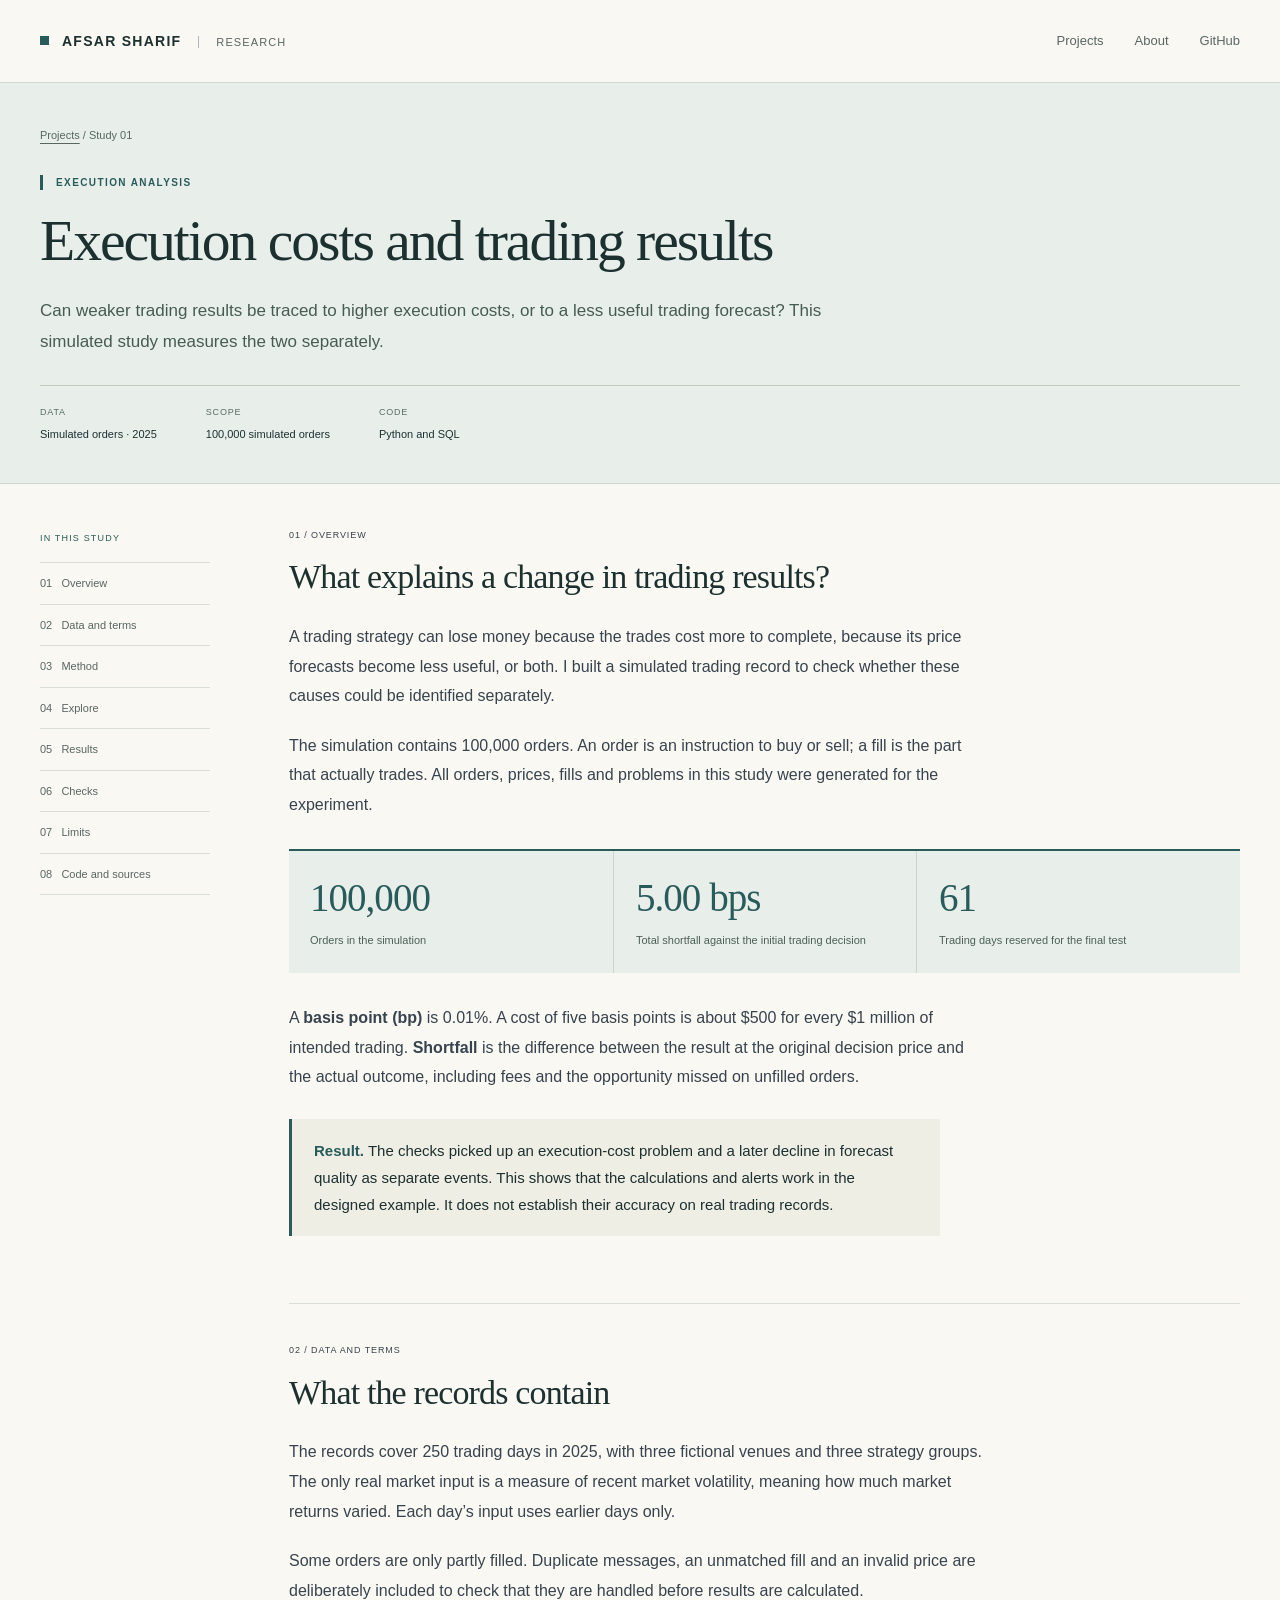
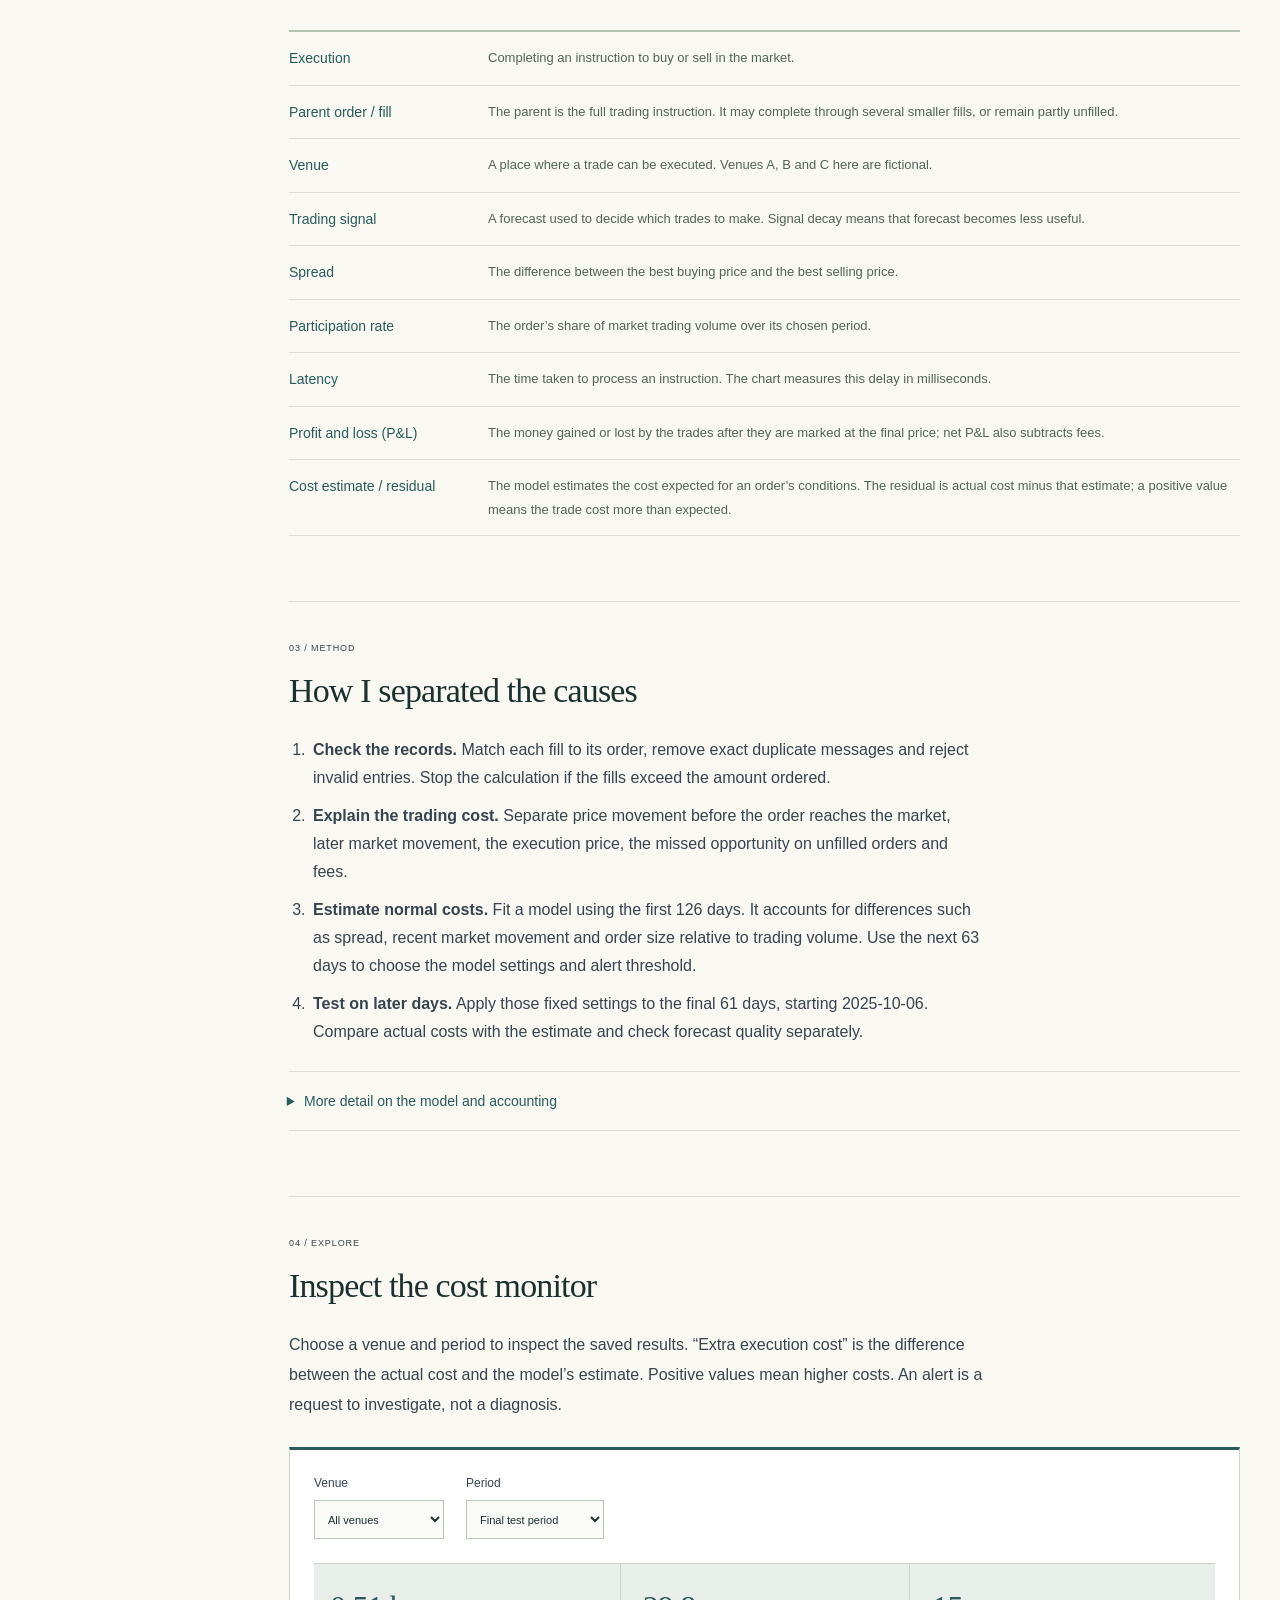
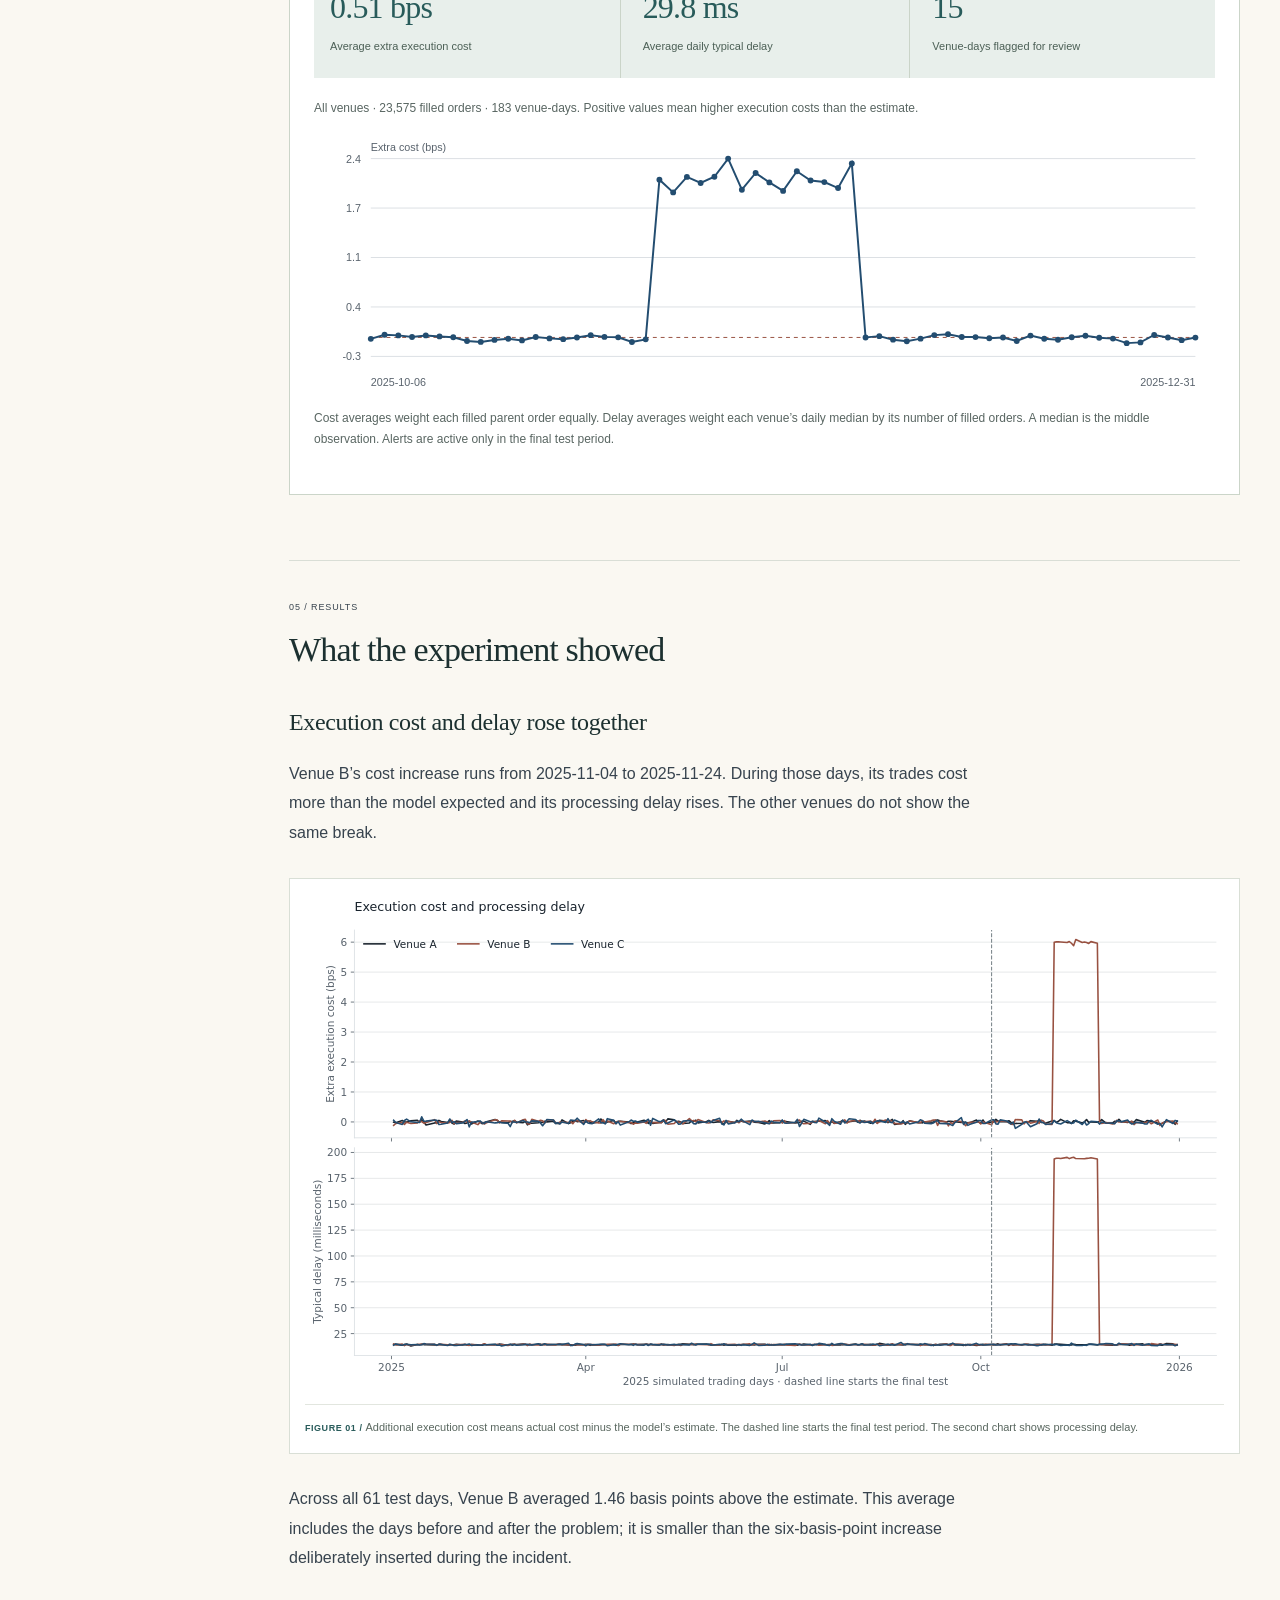
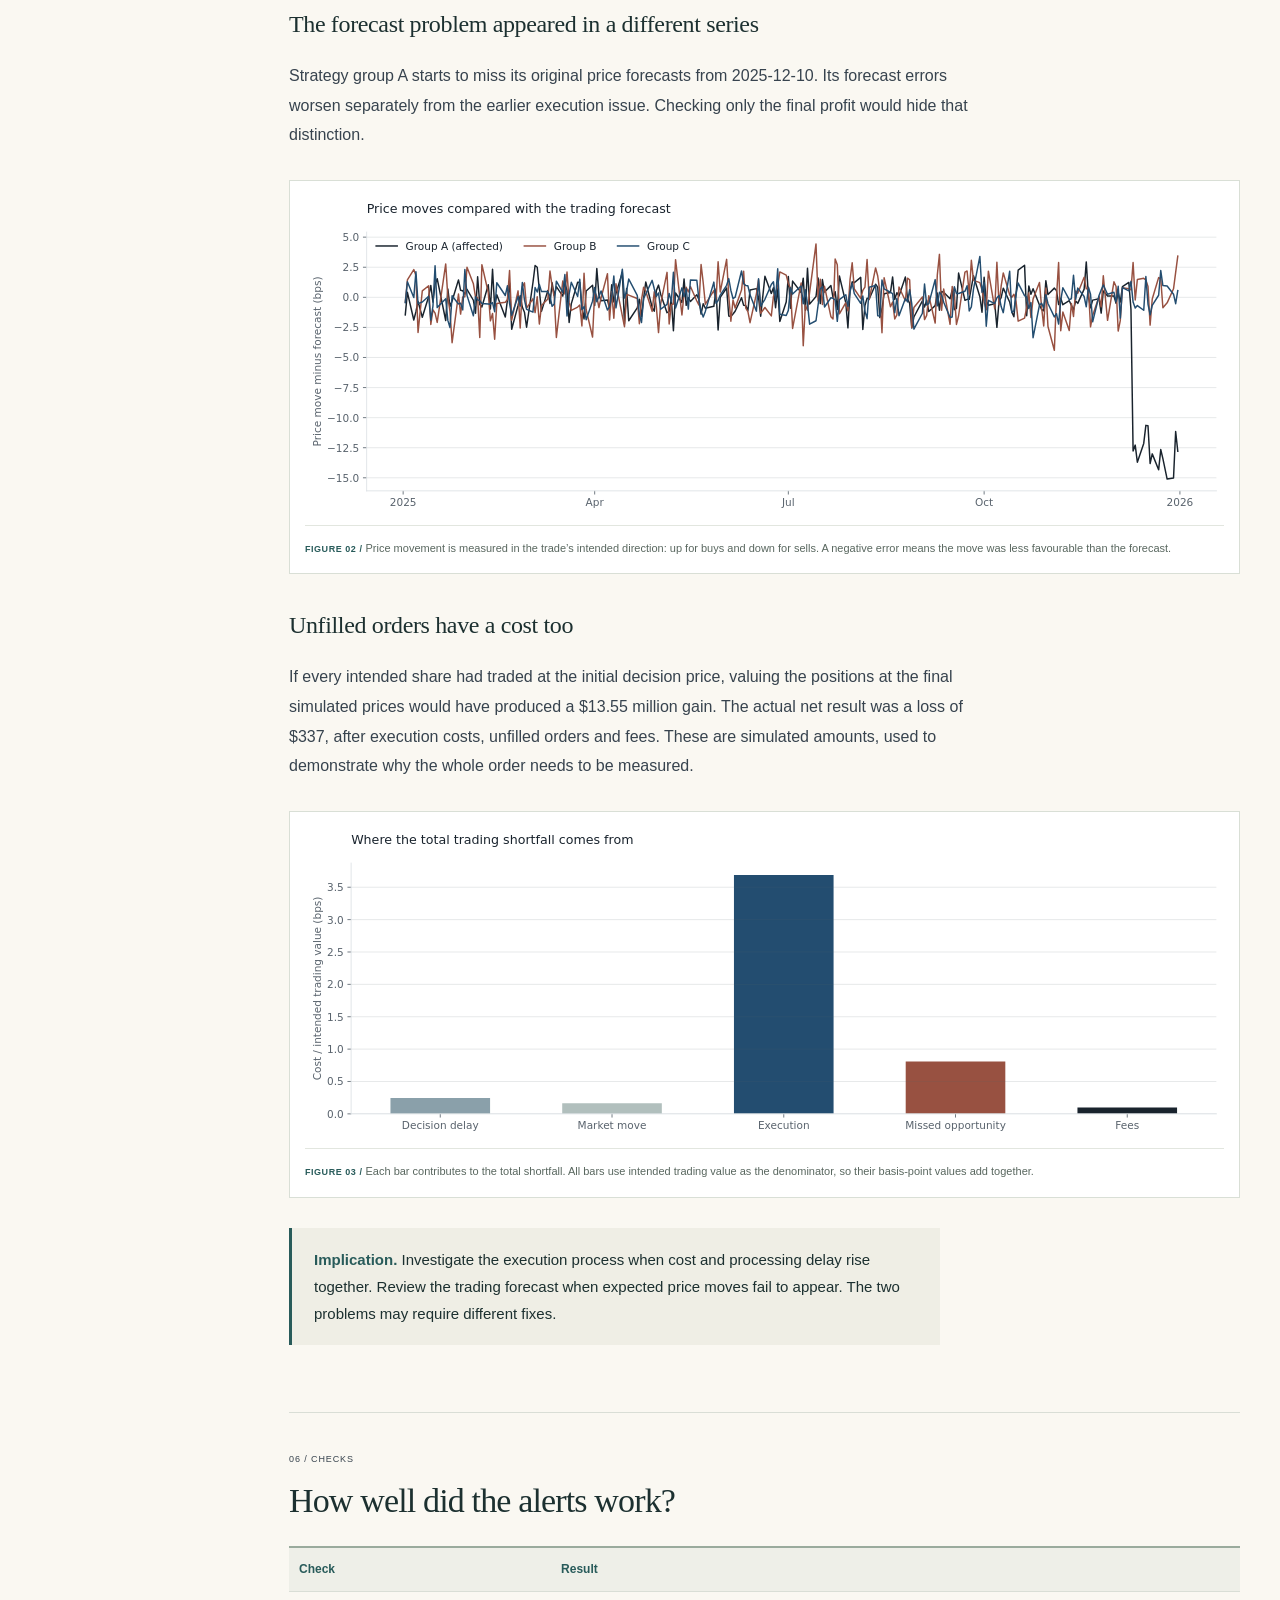
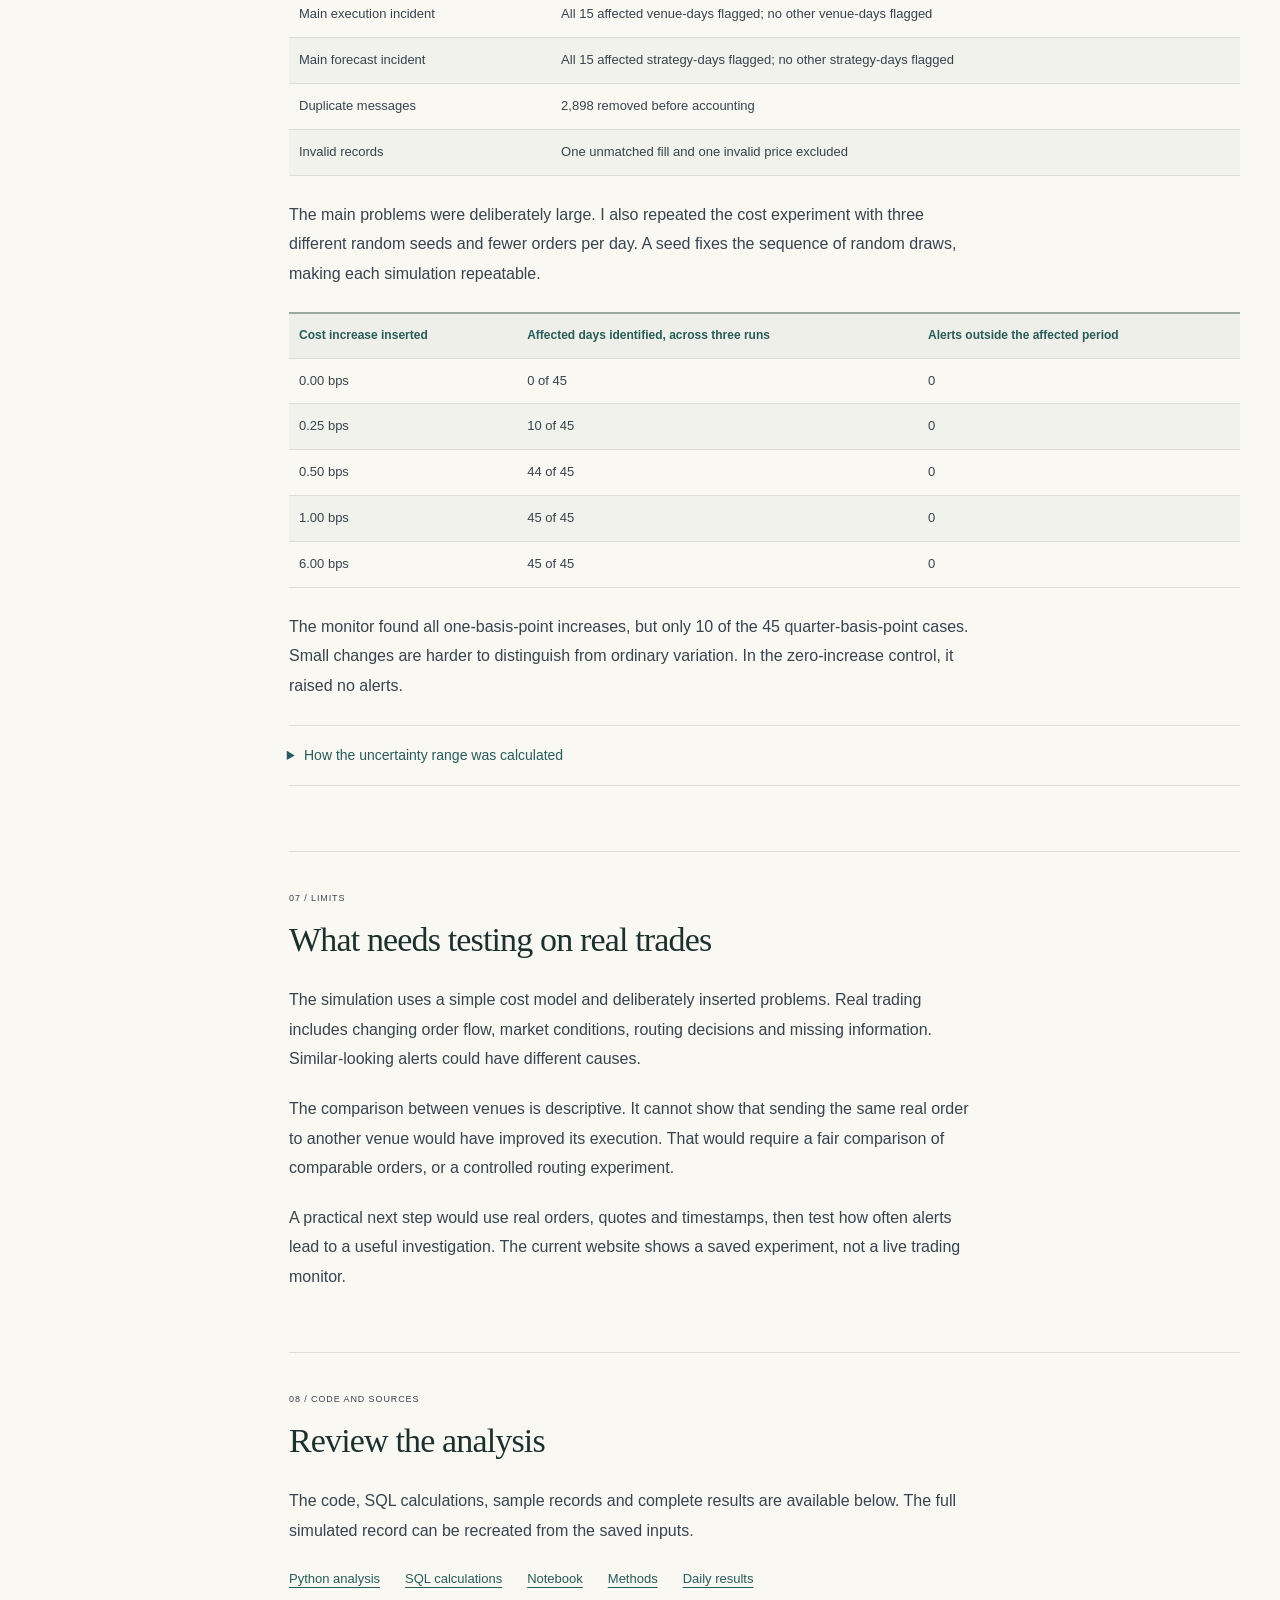
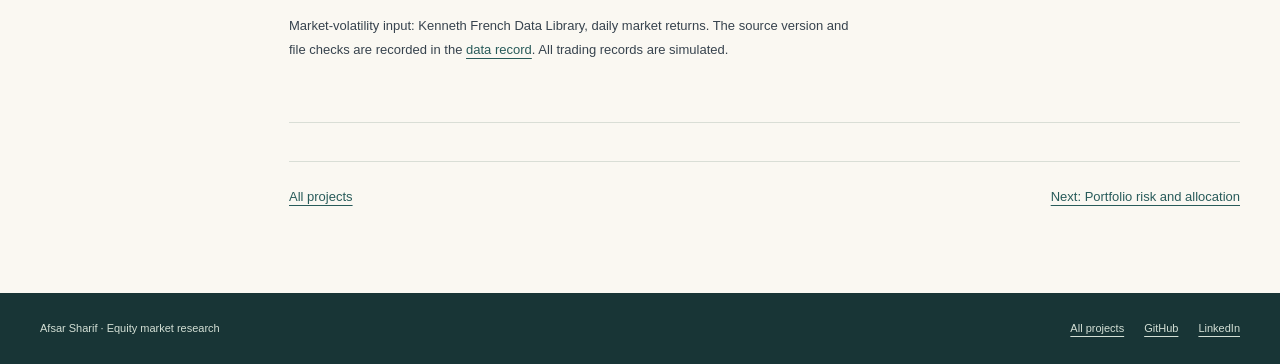
<file: projects/trading-performance.html>
<!doctype html>
<html lang="en"><head><meta charset="utf-8"><meta name="viewport" content="width=device-width,initial-scale=1">
<meta name="description" content="Can weaker trading results be traced to higher execution costs, or to a less useful trading forecast? This simulated study measures the two separately."><title>Execution costs and trading results | Afsar Sharif</title>
<link rel="stylesheet" href="../assets/css/portfolio.css?v=20261028b">
<link rel="stylesheet" href="../assets/css/strategist-lab.css?v=20261028b"></head>
<body class="study-page study-1"><a class="skip-link" href="#main">Skip to content</a>
<header class="site-header"><nav class="nav shell" aria-label="Main navigation">
<a class="brand" href="../index.html" aria-label="Afsar Sharif research, home">Afsar Sharif<span>Research</span></a>
<ul class="nav-links"><li><a href="../index.html#work">Projects</a></li><li><a href="../index.html#about">About</a></li><li><a href="https://github.com/afsar20">GitHub</a></li></ul>
</nav></header><main id="main"><div class="project-heading"><div class="shell">
<div class="breadcrumbs"><a href="../index.html#work">Projects</a> / Study 01</div>
<p class="kicker">Execution analysis</p><h1>Execution costs and trading results</h1><p class="lead">Can weaker trading results be traced to higher execution costs, or to a less useful trading forecast? This simulated study measures the two separately.</p>
<dl class="study-meta"><div><dt>Data</dt><dd>Simulated orders · 2025</dd></div><div><dt>Scope</dt><dd>100,000 simulated orders</dd></div><div><dt>Code</dt><dd>Python and SQL</dd></div></dl></div></div>
<div class="shell report-layout"><aside class="contents" aria-label="On this page"><p>In this study</p><ol><li><a href="#question">01 &nbsp; Overview</a></li><li><a href="#data">02 &nbsp; Data and terms</a></li><li><a href="#method">03 &nbsp; Method</a></li><li><a href="#monitor">04 &nbsp; Explore</a></li><li><a href="#results">05 &nbsp; Results</a></li><li><a href="#validation">06 &nbsp; Checks</a></li><li><a href="#limits">07 &nbsp; Limits</a></li><li><a href="#code">08 &nbsp; Code and sources</a></li></ol></aside>
<article class="report"><section class="report-section" id="question"><p class="section-number">01 / Overview</p><h2>What explains a change in trading results?</h2><p>A trading strategy can lose money because the trades cost more to complete, because its price forecasts become less useful, or both. I built a simulated trading record to check whether these causes could be identified separately.</p>
<p>The simulation contains 100,000 orders. An order is an instruction to buy or sell; a fill is the part that actually trades. All orders, prices, fills and problems in this study were generated for the experiment.</p><div class="study-stats"><div class="study-stat"><strong>100,000</strong><span>Orders in the simulation</span></div><div class="study-stat"><strong>5.00 bps</strong><span>Total shortfall against the initial trading decision</span></div><div class="study-stat"><strong>61</strong><span>Trading days reserved for the final test</span></div></div>
<p>A <strong>basis point (bp)</strong> is 0.01%. A cost of five basis points is about $500 for every $1 million of intended trading. <strong>Shortfall</strong> is the difference between the result at the original decision price and the actual outcome, including fees and the opportunity missed on unfilled orders.</p><div class="takeaway"><p><strong>Result.</strong> The checks picked up an execution-cost problem and a later decline in forecast quality as separate events. This shows that the calculations and alerts work in the designed example. It does not establish their accuracy on real trading records.</p></div></section>
<section class="report-section" id="data"><p class="section-number">02 / Data and terms</p><h2>What the records contain</h2><p>The records cover 250 trading days in 2025, with three fictional venues and three strategy groups. The only real market input is a measure of recent market volatility, meaning how much market returns varied. Each day’s input uses earlier days only.</p><p>Some orders are only partly filled. Duplicate messages, an unmatched fill and an invalid price are deliberately included to check that they are handled before results are calculated.</p><dl class="definitions"><div><dt>Execution</dt><dd>Completing an instruction to buy or sell in the market.</dd></div><div><dt>Parent order / fill</dt><dd>The parent is the full trading instruction. It may complete through several smaller fills, or remain partly unfilled.</dd></div><div><dt>Venue</dt><dd>A place where a trade can be executed. Venues A, B and C here are fictional.</dd></div><div><dt>Trading signal</dt><dd>A forecast used to decide which trades to make. Signal decay means that forecast becomes less useful.</dd></div><div><dt>Spread</dt><dd>The difference between the best buying price and the best selling price.</dd></div><div><dt>Participation rate</dt><dd>The order’s share of market trading volume over its chosen period.</dd></div><div><dt>Latency</dt><dd>The time taken to process an instruction. The chart measures this delay in milliseconds.</dd></div><div><dt>Profit and loss (P&amp;L)</dt><dd>The money gained or lost by the trades after they are marked at the final price; net P&amp;L also subtracts fees.</dd></div><div><dt>Cost estimate / residual</dt><dd>The model estimates the cost expected for an order’s conditions. The residual is actual cost minus that estimate; a positive value means the trade cost more than expected.</dd></div></dl></section>
<section class="report-section" id="method"><p class="section-number">03 / Method</p><h2>How I separated the causes</h2><ol><li><strong>Check the records.</strong> Match each fill to its order, remove exact duplicate messages and reject invalid entries. Stop the calculation if the fills exceed the amount ordered.</li><li><strong>Explain the trading cost.</strong> Separate price movement before the order reaches the market, later market movement, the execution price, the missed opportunity on unfilled orders and fees.</li><li><strong>Estimate normal costs.</strong> Fit a model using the first 126 days. It accounts for differences such as spread, recent market movement and order size relative to trading volume. Use the next 63 days to choose the model settings and alert threshold.</li><li><strong>Test on later days.</strong> Apply those fixed settings to the final 61 days, starting 2025-10-06. Compare actual costs with the estimate and check forecast quality separately.</li></ol><details class="method-detail"><summary>More detail on the model and accounting</summary><p>The cost model uses Ridge regression: a linear prediction method that limits the size of its fitted coefficients to reduce overfitting. Overfitting means learning patterns specific to the training sample that fail on new data.</p><p>For each venue, daily average cost errors are compared with the middle value and spread of errors in the 63-day calibration sample. A large positive error triggers an alert. A separate alert checks unusually weak signed price moves relative to the original forecast.</p><p>The accounting check is: <code>profit at the decision price − actual net profit = total shortfall</code>. Every order reconciled to within $9.73e-10, a numerical rounding difference far below one cent.</p><p>The SQL tables and complete formulas are available in the methods file. The model never sees the labels identifying which dates contain a simulated problem.</p></details></section>
<section class="report-section" id="monitor"><p class="section-number">04 / Explore</p><h2>Inspect the cost monitor</h2><p>Choose a venue and period to inspect the saved results. “Extra execution cost” is the difference between the actual cost and the model’s estimate. Positive values mean higher costs. An alert is a request to investigate, not a diagnosis.</p>
<div class="tool"><div class="tool-controls"><label for="venue-filter">Venue<select id="venue-filter"><option value="All">All venues</option><option>Venue A</option><option>Venue B</option><option>Venue C</option></select></label><label for="period-filter">Period<select id="period-filter"><option value="test" selected>Final test period</option><option value="validation">Model checks</option><option value="train">Model training</option><option value="all">Full year</option></select></label></div>
<div class="study-stats" aria-live="polite"><div class="study-stat"><strong id="exec-residual">—</strong><span>Average extra execution cost</span></div><div class="study-stat"><strong id="exec-latency">—</strong><span>Average daily typical delay</span></div><div class="study-stat"><strong id="exec-alerts">—</strong><span>Venue-days flagged for review</span></div></div><p id="exec-live" class="tool-status" aria-live="polite"></p><svg id="execution-chart" class="lab-line-chart" viewBox="0 0 920 260" role="img" aria-label="Extra execution cost by trading day"></svg><p class="table-note">Cost averages weight each filled parent order equally. Delay averages weight each venue’s daily median by its number of filled orders. A median is the middle observation. Alerts are active only in the final test period.</p><noscript>Enable JavaScript to use the filters. The figures and tables below remain available.</noscript></div></section>
<section class="report-section" id="results"><p class="section-number">05 / Results</p><h2>What the experiment showed</h2><h3>Execution cost and delay rose together</h3><p>Venue B’s cost increase runs from 2025-11-04 to 2025-11-24. During those days, its trades cost more than the model expected and its processing delay rises. The other venues do not show the same break.</p><figure class="figure"><img loading="lazy" src="../assets/images/strategist/execution-monitor.svg" alt="Additional execution cost means actual cost minus the model’s estimate. The dashed line starts the final test period. The second chart shows processing delay."><figcaption>Additional execution cost means actual cost minus the model’s estimate. The dashed line starts the final test period. The second chart shows processing delay.</figcaption></figure><p>Across all 61 test days, Venue B averaged 1.46 basis points above the estimate. This average includes the days before and after the problem; it is smaller than the six-basis-point increase deliberately inserted during the incident.</p>
<h3>The forecast problem appeared in a different series</h3><p>Strategy group A starts to miss its original price forecasts from 2025-12-10. Its forecast errors worsen separately from the earlier execution issue. Checking only the final profit would hide that distinction.</p><figure class="figure"><img loading="lazy" src="../assets/images/strategist/signal-decay.svg" alt="Price movement is measured in the trade’s intended direction: up for buys and down for sells. A negative error means the move was less favourable than the forecast."><figcaption>Price movement is measured in the trade’s intended direction: up for buys and down for sells. A negative error means the move was less favourable than the forecast.</figcaption></figure><h3>Unfilled orders have a cost too</h3><p>If every intended share had traded at the initial decision price, valuing the positions at the final simulated prices would have produced a $13.55 million gain. The actual net result was a loss of $337, after execution costs, unfilled orders and fees. These are simulated amounts, used to demonstrate why the whole order needs to be measured.</p><figure class="figure"><img loading="lazy" src="../assets/images/strategist/cost-bridge.svg" alt="Each bar contributes to the total shortfall. All bars use intended trading value as the denominator, so their basis-point values add together."><figcaption>Each bar contributes to the total shortfall. All bars use intended trading value as the denominator, so their basis-point values add together.</figcaption></figure><div class="takeaway"><p><strong>Implication.</strong> Investigate the execution process when cost and processing delay rise together. Review the trading forecast when expected price moves fail to appear. The two problems may require different fixes.</p></div></section>
<section class="report-section" id="validation"><p class="section-number">06 / Checks</p><h2>How well did the alerts work?</h2><div class="table-scroll"><table class="research-table"><thead><tr><th scope="col">Check</th><th scope="col">Result</th></tr></thead><tbody><tr><td>Main execution incident</td><td>All 15 affected venue-days flagged; no other venue-days flagged</td></tr><tr><td>Main forecast incident</td><td>All 15 affected strategy-days flagged; no other strategy-days flagged</td></tr><tr><td>Duplicate messages</td><td>2,898 removed before accounting</td></tr><tr><td>Invalid records</td><td>One unmatched fill and one invalid price excluded</td></tr></tbody></table></div>
<p>The main problems were deliberately large. I also repeated the cost experiment with three different random seeds and fewer orders per day. A seed fixes the sequence of random draws, making each simulation repeatable.</p><div class="table-scroll"><table class="research-table"><thead><tr><th scope="col">Cost increase inserted</th><th scope="col">Affected days identified, across three runs</th><th scope="col">Alerts outside the affected period</th></tr></thead><tbody><tr><td>0.00 bps</td><td>0 of 45</td><td>0</td></tr><tr><td>0.25 bps</td><td>10 of 45</td><td>0</td></tr><tr><td>0.50 bps</td><td>44 of 45</td><td>0</td></tr><tr><td>1.00 bps</td><td>45 of 45</td><td>0</td></tr><tr><td>6.00 bps</td><td>45 of 45</td><td>0</td></tr></tbody></table></div>
<p>The monitor found all one-basis-point increases, but only 10 of the 45 quarter-basis-point cases. Small changes are harder to distinguish from ordinary variation. In the zero-increase control, it raised no alerts.</p><details class="method-detail"><summary>How the uncertainty range was calculated</summary><p>I repeatedly sampled five-day sections of the final test period and recalculated each venue’s average cost error. Keeping adjacent days together preserves some of the dependence between trading days. This is called a block bootstrap.</p><p>The central 95% of these resampled averages gives an uncertainty range. It describes how sensitive this sample average is to the days included; it is not a guarantee about future costs.</p><div class="table-scroll"><table class="research-table"><thead><tr><th scope="col">Venue</th><th scope="col">Average extra cost</th><th scope="col">95% resampling range</th></tr></thead><tbody><tr><td>Venue A</td><td>0.00 bps</td><td>-0.01 to 0.01 bps</td></tr><tr><td>Venue B</td><td>1.46 bps</td><td>0.38 to 3.04 bps</td></tr><tr><td>Venue C</td><td>-0.02 bps</td><td>-0.04 to -0.01 bps</td></tr></tbody></table></div></details></section>
<section class="report-section" id="limits"><p class="section-number">07 / Limits</p><h2>What needs testing on real trades</h2><p>The simulation uses a simple cost model and deliberately inserted problems. Real trading includes changing order flow, market conditions, routing decisions and missing information. Similar-looking alerts could have different causes.</p><p>The comparison between venues is descriptive. It cannot show that sending the same real order to another venue would have improved its execution. That would require a fair comparison of comparable orders, or a controlled routing experiment.</p><p>A practical next step would use real orders, quotes and timestamps, then test how often alerts lead to a useful investigation. The current website shows a saved experiment, not a live trading monitor.</p></section>
<section class="report-section" id="code"><p class="section-number">08 / Code and sources</p><h2>Review the analysis</h2><p>The code, SQL calculations, sample records and complete results are available below. The full simulated record can be recreated from the saved inputs.</p><div class="source-links"><a href="https://github.com/afsar20/AfsarSharifProjects.github.io/blob/main/research/strategist_lab/execution.py">Python analysis</a><a href="https://github.com/afsar20/AfsarSharifProjects.github.io/blob/main/research/strategist_lab/sql/diagnostics.sql">SQL calculations</a><a href="https://github.com/afsar20/AfsarSharifProjects.github.io/blob/main/notebooks/trading_performance_diagnostics.ipynb">Notebook</a><a href="https://github.com/afsar20/AfsarSharifProjects.github.io/blob/main/research/strategist_lab/METHODOLOGY.md">Methods</a><a href="../research/strategist_lab/results/execution/daily.csv">Daily results</a></div><p class="sources">Market-volatility input: Kenneth French Data Library, daily market returns. The source version and file checks are recorded in the <a href="../data/strategist_lab/manifest.json">data record</a>. All trading records are simulated.</p></section>
<nav class="next-study" aria-label="Other studies"><a href="../index.html#work">All projects</a><a href="portfolio-risk.html">Next: Portfolio risk and allocation</a></nav></article></div></main><footer class="site-footer"><div class="shell footer-inner"><p>Afsar Sharif · Equity market research</p><div><a href="../index.html">All projects</a><a href="https://github.com/afsar20">GitHub</a><a href="https://www.linkedin.com/in/afsar-sharif-75ba42143/">LinkedIn</a></div></div></footer><script id="lab-data" type="application/json">{"project":"execution","rows":[{"date":"2025-01-02","venue":"Venue A","residual_bps":-0.007202,"latency_ms":14.526735,"observed_bps":4.16737,"expected_bps":4.174572,"orders":164,"score":-0.261391,"alert":false,"incident":false},{"date":"2025-01-02","venue":"Venue B","residual_bps":-0.114436,"latency_ms":14.855327,"observed_bps":4.393402,"expected_bps":4.507838,"orders":124,"score":-2.082337,"alert":false,"incident":false},{"date":"2025-01-02","venue":"Venue C","residual_bps":0.058331,"latency_ms":13.748101,"observed_bps":3.97534,"expected_bps":3.917008,"orders":94,"score":1.13348,"alert":false,"incident":false},{"date":"2025-01-03","venue":"Venue A","residual_bps":-0.0268,"latency_ms":14.585765,"observed_bps":4.279689,"expected_bps":4.306489,"orders":156,"score":-0.653344,"alert":false,"incident":false},{"date":"2025-01-03","venue":"Venue B","residual_bps":-0.050672,"latency_ms":14.12174,"observed_bps":4.462558,"expected_bps":4.51323,"orders":150,"score":-0.945315,"alert":false,"incident":false},{"date":"2025-01-03","venue":"Venue C","residual_bps":-0.01924,"latency_ms":15.056511,"observed_bps":3.795166,"expected_bps":3.814405,"orders":76,"score":-0.127069,"alert":false,"incident":false},{"date":"2025-01-06","venue":"Venue A","residual_bps":0.046776,"latency_ms":13.89374,"observed_bps":4.236902,"expected_bps":4.190126,"orders":197,"score":0.818173,"alert":false,"incident":false},{"date":"2025-01-06","venue":"Venue B","residual_bps":-0.020398,"latency_ms":14.910377,"observed_bps":4.533588,"expected_bps":4.553986,"orders":110,"score":-0.405482,"alert":false,"incident":false},{"date":"2025-01-06","venue":"Venue C","residual_bps":-0.084056,"latency_ms":13.768221,"observed_bps":3.817792,"expected_bps":3.901848,"orders":87,"score":-1.180347,"alert":false,"incident":false},{"date":"2025-01-07","venue":"Venue A","residual_bps":0.003141,"latency_ms":14.393722,"observed_bps":4.248571,"expected_bps":4.245431,"orders":163,"score":-0.054539,"alert":false,"incident":false},{"date":"2025-01-07","venue":"Venue B","residual_bps":-0.081989,"latency_ms":13.417903,"observed_bps":4.559474,"expected_bps":4.641463,"orders":137,"score":-1.503749,"alert":false,"incident":false},{"date":"2025-01-07","venue":"Venue C","residual_bps":0.050012,"latency_ms":14.3906,"observed_bps":4.055709,"expected_bps":4.005697,"orders":90,"score":0.998292,"alert":false,"incident":false},{"date":"2025-01-08","venue":"Venue A","residual_bps":0.000261,"latency_ms":14.876032,"observed_bps":4.213812,"expected_bps":4.21355,"orders":169,"score":-0.112124,"alert":false,"incident":false},{"date":"2025-01-08","venue":"Venue B","residual_bps":-0.010304,"latency_ms":14.484134,"observed_bps":4.542074,"expected_bps":4.552377,"orders":137,"score":-0.225492,"alert":false,"incident":false},{"date":"2025-01-08","venue":"Venue C","residual_bps":0.093543,"latency_ms":14.712122,"observed_bps":4.150162,"expected_bps":4.056619,"orders":79,"score":1.705674,"alert":false,"incident":false},{"date":"2025-01-10","venue":"Venue A","residual_bps":0.037193,"latency_ms":12.966905,"observed_bps":4.300352,"expected_bps":4.263159,"orders":169,"score":0.626512,"alert":false,"incident":false},{"date":"2025-01-10","venue":"Venue B","residual_bps":-0.048952,"latency_ms":13.438706,"observed_bps":4.675713,"expected_bps":4.724665,"orders":122,"score":-0.914651,"alert":false,"incident":false},{"date":"2025-01-10","venue":"Venue C","residual_bps":0.004546,"latency_ms":14.103076,"observed_bps":3.980719,"expected_bps":3.976174,"orders":88,"score":0.259453,"alert":false,"incident":false},{"date":"2025-01-13","venue":"Venue A","residual_bps":0.05769,"latency_ms":14.526444,"observed_bps":4.349863,"expected_bps":4.292173,"orders":181,"score":1.036445,"alert":false,"incident":false},{"date":"2025-01-13","venue":"Venue B","residual_bps":-0.035896,"latency_ms":14.473503,"observed_bps":4.670583,"expected_bps":4.706479,"orders":128,"score":-0.681842,"alert":false,"incident":false},{"date":"2025-01-13","venue":"Venue C","residual_bps":-0.021191,"latency_ms":14.509413,"observed_bps":4.149397,"expected_bps":4.170588,"orders":73,"score":-0.158776,"alert":false,"incident":false},{"date":"2025-01-14","venue":"Venue A","residual_bps":-0.018762,"latency_ms":14.175867,"observed_bps":4.256085,"expected_bps":4.274847,"orders":184,"score":-0.492594,"alert":false,"incident":false},{"date":"2025-01-14","venue":"Venue B","residual_bps":0.027905,"latency_ms":14.603138,"observed_bps":4.602357,"expected_bps":4.574452,"orders":124,"score":0.455832,"alert":false,"incident":false},{"date":"2025-01-14","venue":"Venue C","residual_bps":-0.009972,"latency_ms":14.051759,"observed_bps":3.952648,"expected_bps":3.96262,"orders":80,"score":0.023529,"alert":false,"incident":false},{"date":"2025-01-15","venue":"Venue A","residual_bps":0.070593,"latency_ms":14.70741,"observed_bps":4.424526,"expected_bps":4.353933,"orders":171,"score":1.294503,"alert":false,"incident":false},{"date":"2025-01-15","venue":"Venue B","residual_bps":0.014855,"latency_ms":14.663724,"observed_bps":4.742972,"expected_bps":4.728117,"orders":141,"score":0.223127,"alert":false,"incident":false},{"date":"2025-01-15","venue":"Venue C","residual_bps":0.170466,"latency_ms":14.216532,"observed_bps":4.202492,"expected_bps":4.032025,"orders":75,"score":2.955703,"alert":false,"incident":false},{"date":"2025-01-16","venue":"Venue A","residual_bps":-0.001591,"latency_ms":14.386021,"observed_bps":4.418168,"expected_bps":4.419758,"orders":176,"score":-0.14917,"alert":false,"incident":false},{"date":"2025-01-16","venue":"Venue B","residual_bps":-0.040038,"latency_ms":14.824886,"observed_bps":4.792013,"expected_bps":4.832052,"orders":135,"score":-0.755709,"alert":false,"incident":false},{"date":"2025-01-16","venue":"Venue C","residual_bps":0.02587,"latency_ms":15.294802,"observed_bps":4.109116,"expected_bps":4.083246,"orders":77,"score":0.605978,"alert":false,"incident":false},{"date":"2025-01-17","venue":"Venue A","residual_bps":-0.102217,"latency_ms":14.213109,"observed_bps":4.251635,"expected_bps":4.353852,"orders":161,"score":-2.161693,"alert":false,"incident":false},{"date":"2025-01-17","venue":"Venue B","residual_bps":-0.016845,"latency_ms":14.728209,"observed_bps":4.78269,"expected_bps":4.799535,"orders":143,"score":-0.342127,"alert":false,"incident":false},{"date":"2025-01-17","venue":"Venue C","residual_bps":0.028471,"latency_ms":14.994532,"observed_bps":4.076394,"expected_bps":4.047924,"orders":83,"score":0.648238,"alert":false,"incident":false},{"date":"2025-01-21","venue":"Venue A","residual_bps":-0.031387,"latency_ms":14.077098,"observed_bps":4.438913,"expected_bps":4.4703,"orders":181,"score":-0.745095,"alert":false,"incident":false},{"date":"2025-01-21","venue":"Venue B","residual_bps":0.077437,"latency_ms":14.576952,"observed_bps":4.820039,"expected_bps":4.742603,"orders":120,"score":1.339055,"alert":false,"incident":false},{"date":"2025-01-21","venue":"Venue C","residual_bps":0.065848,"latency_ms":14.666711,"observed_bps":4.295306,"expected_bps":4.229458,"orders":84,"score":1.255629,"alert":false,"incident":false},{"date":"2025-01-22","venue":"Venue A","residual_bps":-0.021852,"latency_ms":14.196299,"observed_bps":4.15351,"expected_bps":4.175362,"orders":180,"score":-0.554394,"alert":false,"incident":false},{"date":"2025-01-22","venue":"Venue B","residual_bps":-0.055138,"latency_ms":14.009127,"observed_bps":4.462959,"expected_bps":4.518098,"orders":146,"score":-1.024965,"alert":false,"incident":false},{"date":"2025-01-22","venue":"Venue C","residual_bps":0.058969,"latency_ms":13.647039,"observed_bps":3.884003,"expected_bps":3.825034,"orders":66,"score":1.143844,"alert":false,"incident":false},{"date":"2025-01-23","venue":"Venue A","residual_bps":0.053183,"latency_ms":14.354814,"observed_bps":4.245877,"expected_bps":4.192693,"orders":179,"score":0.946308,"alert":false,"incident":false},{"date":"2025-01-23","venue":"Venue B","residual_bps":0.004283,"latency_ms":14.594561,"observed_bps":4.391166,"expected_bps":4.386883,"orders":136,"score":0.034612,"alert":false,"incident":false},{"date":"2025-01-23","venue":"Venue C","residual_bps":-0.086062,"latency_ms":14.893793,"observed_bps":3.73236,"expected_bps":3.818422,"orders":74,"score":-1.212953,"alert":false,"incident":false},{"date":"2025-01-24","venue":"Venue A","residual_bps":0.016329,"latency_ms":14.399734,"observed_bps":4.180006,"expected_bps":4.163677,"orders":178,"score":0.209225,"alert":false,"incident":false},{"date":"2025-01-24","venue":"Venue B","residual_bps":-0.021765,"latency_ms":14.588789,"observed_bps":4.378969,"expected_bps":4.400734,"orders":130,"score":-0.429862,"alert":false,"incident":false},{"date":"2025-01-24","venue":"Venue C","residual_bps":-0.076655,"latency_ms":14.570894,"observed_bps":3.800795,"expected_bps":3.877451,"orders":75,"score":-1.060088,"alert":false,"incident":false},{"date":"2025-01-27","venue":"Venue A","residual_bps":-0.022136,"latency_ms":13.749829,"observed_bps":4.101319,"expected_bps":4.123455,"orders":180,"score":-0.560068,"alert":false,"incident":false},{"date":"2025-01-27","venue":"Venue B","residual_bps":-0.034253,"latency_ms":14.221744,"observed_bps":4.433242,"expected_bps":4.467495,"orders":135,"score":-0.652549,"alert":false,"incident":false},{"date":"2025-01-27","venue":"Venue C","residual_bps":-0.033932,"latency_ms":13.456191,"observed_bps":3.737733,"expected_bps":3.771665,"orders":70,"score":-0.365817,"alert":false,"incident":false},{"date":"2025-01-28","venue":"Venue A","residual_bps":0.046496,"latency_ms":13.953253,"observed_bps":4.077781,"expected_bps":4.031285,"orders":156,"score":0.812571,"alert":false,"incident":false},{"date":"2025-01-28","venue":"Venue B","residual_bps":-0.014174,"latency_ms":14.533815,"observed_bps":4.5177,"expected_bps":4.531874,"orders":137,"score":-0.294504,"alert":false,"incident":false},{"date":"2025-01-28","venue":"Venue C","residual_bps":0.099521,"latency_ms":14.7243,"observed_bps":4.107788,"expected_bps":4.008267,"orders":89,"score":1.802822,"alert":false,"incident":false},{"date":"2025-01-29","venue":"Venue A","residual_bps":-0.036446,"latency_ms":14.303027,"observed_bps":4.065831,"expected_bps":4.102277,"orders":182,"score":-0.846274,"alert":false,"incident":false},{"date":"2025-01-29","venue":"Venue B","residual_bps":0.057625,"latency_ms":14.281954,"observed_bps":4.517432,"expected_bps":4.459807,"orders":132,"score":0.985777,"alert":false,"incident":false},{"date":"2025-01-29","venue":"Venue C","residual_bps":-0.015947,"latency_ms":14.216576,"observed_bps":3.974444,"expected_bps":3.990392,"orders":71,"score":-0.073566,"alert":false,"incident":false},{"date":"2025-01-30","venue":"Venue A","residual_bps":-0.074174,"latency_ms":14.268307,"observed_bps":4.156669,"expected_bps":4.230843,"orders":168,"score":-1.600827,"alert":false,"incident":false},{"date":"2025-01-30","venue":"Venue B","residual_bps":-0.066754,"latency_ms":13.707559,"observed_bps":4.450405,"expected_bps":4.517158,"orders":142,"score":-1.232082,"alert":false,"incident":false},{"date":"2025-01-30","venue":"Venue C","residual_bps":0.009295,"latency_ms":13.560843,"observed_bps":3.940481,"expected_bps":3.931186,"orders":73,"score":0.336635,"alert":false,"incident":false},{"date":"2025-01-31","venue":"Venue A","residual_bps":0.029501,"latency_ms":14.59814,"observed_bps":4.076571,"expected_bps":4.04707,"orders":174,"score":0.472674,"alert":false,"incident":false},{"date":"2025-01-31","venue":"Venue B","residual_bps":-0.016664,"latency_ms":14.302536,"observed_bps":4.409787,"expected_bps":4.426451,"orders":144,"score":-0.338909,"alert":false,"incident":false},{"date":"2025-01-31","venue":"Venue C","residual_bps":-0.056242,"latency_ms":13.597078,"observed_bps":3.629947,"expected_bps":3.686189,"orders":69,"score":-0.728361,"alert":false,"incident":false},{"date":"2025-02-03","venue":"Venue A","residual_bps":-0.005835,"latency_ms":14.010505,"observed_bps":4.054858,"expected_bps":4.060694,"orders":174,"score":-0.234061,"alert":false,"incident":false},{"date":"2025-02-03","venue":"Venue B","residual_bps":-0.008277,"latency_ms":14.649673,"observed_bps":4.451283,"expected_bps":4.459559,"orders":140,"score":-0.189349,"alert":false,"incident":false},{"date":"2025-02-03","venue":"Venue C","residual_bps":-0.031032,"latency_ms":14.198892,"observed_bps":3.734129,"expected_bps":3.765161,"orders":78,"score":-0.318692,"alert":false,"incident":false},{"date":"2025-02-04","venue":"Venue A","residual_bps":-0.05115,"latency_ms":14.470786,"observed_bps":4.138255,"expected_bps":4.189405,"orders":182,"score":-1.14035,"alert":false,"incident":false},{"date":"2025-02-04","venue":"Venue B","residual_bps":0.030215,"latency_ms":14.744626,"observed_bps":4.430098,"expected_bps":4.399883,"orders":127,"score":0.497016,"alert":false,"incident":false},{"date":"2025-02-04","venue":"Venue C","residual_bps":0.017821,"latency_ms":14.520724,"observed_bps":3.735294,"expected_bps":3.717473,"orders":71,"score":0.47518,"alert":false,"incident":false},{"date":"2025-02-05","venue":"Venue A","residual_bps":-0.035365,"latency_ms":13.968354,"observed_bps":4.041067,"expected_bps":4.076432,"orders":167,"score":-0.824656,"alert":false,"incident":false},{"date":"2025-02-05","venue":"Venue B","residual_bps":-0.014455,"latency_ms":14.062426,"observed_bps":4.367946,"expected_bps":4.3824,"orders":136,"score":-0.299511,"alert":false,"incident":false},{"date":"2025-02-05","venue":"Venue C","residual_bps":0.080393,"latency_ms":14.453996,"observed_bps":4.151511,"expected_bps":4.071118,"orders":86,"score":1.491987,"alert":false,"incident":false},{"date":"2025-02-06","venue":"Venue A","residual_bps":0.025415,"latency_ms":14.293632,"observed_bps":3.993013,"expected_bps":3.967598,"orders":162,"score":0.390953,"alert":false,"incident":false},{"date":"2025-02-06","venue":"Venue B","residual_bps":0.03129,"latency_ms":13.628888,"observed_bps":4.466923,"expected_bps":4.435633,"orders":147,"score":0.516191,"alert":false,"incident":false},{"date":"2025-02-06","venue":"Venue C","residual_bps":-0.164768,"latency_ms":15.023269,"observed_bps":3.567192,"expected_bps":3.73196,"orders":76,"score":-2.491946,"alert":false,"incident":false},{"date":"2025-02-07","venue":"Venue A","residual_bps":-0.068699,"latency_ms":14.489262,"observed_bps":3.978291,"expected_bps":4.04699,"orders":172,"score":-1.491331,"alert":false,"incident":false},{"date":"2025-02-07","venue":"Venue B","residual_bps":0.000106,"latency_ms":14.368754,"observed_bps":4.309529,"expected_bps":4.309423,"orders":132,"score":-0.039878,"alert":false,"incident":false},{"date":"2025-02-07","venue":"Venue C","residual_bps":-0.010609,"latency_ms":13.529035,"observed_bps":3.805837,"expected_bps":3.816446,"orders":91,"score":0.013182,"alert":false,"incident":false},{"date":"2025-02-10","venue":"Venue A","residual_bps":0.031352,"latency_ms":13.877749,"observed_bps":4.092563,"expected_bps":4.061211,"orders":171,"score":0.509689,"alert":false,"incident":false},{"date":"2025-02-10","venue":"Venue B","residual_bps":-0.088934,"latency_ms":14.269932,"observed_bps":4.224995,"expected_bps":4.31393,"orders":139,"score":-1.627598,"alert":false,"incident":false},{"date":"2025-02-10","venue":"Venue C","residual_bps":0.01294,"latency_ms":14.195398,"observed_bps":3.805423,"expected_bps":3.792483,"orders":81,"score":0.395859,"alert":false,"incident":false},{"date":"2025-02-11","venue":"Venue A","residual_bps":-0.002518,"latency_ms":13.893727,"observed_bps":3.967396,"expected_bps":3.969914,"orders":169,"score":-0.167722,"alert":false,"incident":false},{"date":"2025-02-11","venue":"Venue B","residual_bps":-0.014445,"latency_ms":13.974091,"observed_bps":4.425902,"expected_bps":4.440347,"orders":141,"score":-0.299331,"alert":false,"incident":false},{"date":"2025-02-11","venue":"Venue C","residual_bps":0.034811,"latency_ms":13.762857,"observed_bps":3.90252,"expected_bps":3.867709,"orders":74,"score":0.751271,"alert":false,"incident":false},{"date":"2025-02-12","venue":"Venue A","residual_bps":-0.057944,"latency_ms":13.762271,"observed_bps":3.936769,"expected_bps":3.994712,"orders":180,"score":-1.276232,"alert":false,"incident":false},{"date":"2025-02-12","venue":"Venue B","residual_bps":-0.0163,"latency_ms":14.43566,"observed_bps":4.393737,"expected_bps":4.410036,"orders":125,"score":-0.332411,"alert":false,"incident":false},{"date":"2025-02-12","venue":"Venue C","residual_bps":-0.028644,"latency_ms":14.03703,"observed_bps":3.756433,"expected_bps":3.785077,"orders":85,"score":-0.279893,"alert":false,"incident":false},{"date":"2025-02-13","venue":"Venue A","residual_bps":-0.017579,"latency_ms":14.641318,"observed_bps":3.970848,"expected_bps":3.988427,"orders":178,"score":-0.468938,"alert":false,"incident":false},{"date":"2025-02-13","venue":"Venue B","residual_bps":-0.069392,"latency_ms":15.133135,"observed_bps":4.336918,"expected_bps":4.40631,"orders":133,"score":-1.279131,"alert":false,"incident":false},{"date":"2025-02-13","venue":"Venue C","residual_bps":-0.048148,"latency_ms":14.161952,"observed_bps":3.790837,"expected_bps":3.838985,"orders":80,"score":-0.596834,"alert":false,"incident":false},{"date":"2025-02-14","venue":"Venue A","residual_bps":0.005519,"latency_ms":14.216559,"observed_bps":3.849752,"expected_bps":3.844233,"orders":168,"score":-0.006964,"alert":false,"incident":false},{"date":"2025-02-14","venue":"Venue B","residual_bps":-0.030611,"latency_ms":14.213592,"observed_bps":4.097559,"expected_bps":4.128169,"orders":131,"score":-0.587599,"alert":false,"incident":false},{"date":"2025-02-14","venue":"Venue C","residual_bps":0.009342,"latency_ms":14.228773,"observed_bps":3.661189,"expected_bps":3.651847,"orders":86,"score":0.337398,"alert":false,"incident":false},{"date":"2025-02-18","venue":"Venue A","residual_bps":0.08413,"latency_ms":14.4316,"observed_bps":3.89544,"expected_bps":3.81131,"orders":169,"score":1.565243,"alert":false,"incident":false},{"date":"2025-02-18","venue":"Venue B","residual_bps":0.07256,"latency_ms":14.137085,"observed_bps":4.235871,"expected_bps":4.163312,"orders":135,"score":1.25209,"alert":false,"incident":false},{"date":"2025-02-18","venue":"Venue C","residual_bps":-0.032002,"latency_ms":14.661521,"observed_bps":3.671209,"expected_bps":3.703211,"orders":81,"score":-0.334457,"alert":false,"incident":false},{"date":"2025-02-19","venue":"Venue A","residual_bps":0.050569,"latency_ms":14.004802,"observed_bps":3.897137,"expected_bps":3.846568,"orders":171,"score":0.894022,"alert":false,"incident":false},{"date":"2025-02-19","venue":"Venue B","residual_bps":0.064271,"latency_ms":14.677977,"observed_bps":4.282875,"expected_bps":4.218604,"orders":136,"score":1.104288,"alert":false,"incident":false},{"date":"2025-02-19","venue":"Venue C","residual_bps":-0.027973,"latency_ms":13.722334,"observed_bps":3.460966,"expected_bps":3.488939,"orders":81,"score":-0.268985,"alert":false,"incident":false},{"date":"2025-02-20","venue":"Venue A","residual_bps":-0.005047,"latency_ms":14.881365,"observed_bps":3.864113,"expected_bps":3.86916,"orders":182,"score":-0.218289,"alert":false,"incident":false},{"date":"2025-02-20","venue":"Venue B","residual_bps":-0.03201,"latency_ms":13.944395,"observed_bps":4.100249,"expected_bps":4.132259,"orders":132,"score":-0.612553,"alert":false,"incident":false},{"date":"2025-02-20","venue":"Venue C","residual_bps":-0.003649,"latency_ms":14.063244,"observed_bps":3.446697,"expected_bps":3.450346,"orders":78,"score":0.126285,"alert":false,"incident":false},{"date":"2025-02-21","venue":"Venue A","residual_bps":-0.01192,"latency_ms":14.591246,"observed_bps":3.73747,"expected_bps":3.74939,"orders":183,"score":-0.355756,"alert":false,"incident":false},{"date":"2025-02-21","venue":"Venue B","residual_bps":0.036453,"latency_ms":14.367245,"observed_bps":4.243374,"expected_bps":4.206921,"orders":118,"score":0.608245,"alert":false,"incident":false},{"date":"2025-02-21","venue":"Venue C","residual_bps":-0.029027,"latency_ms":13.070338,"observed_bps":3.565503,"expected_bps":3.59453,"orders":81,"score":-0.286111,"alert":false,"incident":false},{"date":"2025-02-24","venue":"Venue A","residual_bps":-0.030348,"latency_ms":13.743742,"observed_bps":3.985832,"expected_bps":4.01618,"orders":173,"score":-0.724307,"alert":false,"incident":false},{"date":"2025-02-24","venue":"Venue B","residual_bps":0.033454,"latency_ms":13.502419,"observed_bps":4.428885,"expected_bps":4.39543,"orders":132,"score":0.55478,"alert":false,"incident":false},{"date":"2025-02-24","venue":"Venue C","residual_bps":-0.042102,"latency_ms":14.238618,"observed_bps":3.649934,"expected_bps":3.692036,"orders":81,"score":-0.498589,"alert":false,"incident":false},{"date":"2025-02-25","venue":"Venue A","residual_bps":0.01806,"latency_ms":14.524604,"observed_bps":4.015079,"expected_bps":3.997018,"orders":162,"score":0.243854,"alert":false,"incident":false},{"date":"2025-02-25","venue":"Venue B","residual_bps":0.027465,"latency_ms":14.489208,"observed_bps":4.319516,"expected_bps":4.292051,"orders":143,"score":0.447983,"alert":false,"incident":false},{"date":"2025-02-25","venue":"Venue C","residual_bps":-0.157628,"latency_ms":14.756707,"observed_bps":3.4299,"expected_bps":3.587528,"orders":76,"score":-2.375908,"alert":false,"incident":false},{"date":"2025-02-26","venue":"Venue A","residual_bps":0.025708,"latency_ms":14.658835,"observed_bps":3.833971,"expected_bps":3.808264,"orders":174,"score":0.396798,"alert":false,"incident":false},{"date":"2025-02-26","venue":"Venue B","residual_bps":-0.023714,"latency_ms":14.221353,"observed_bps":4.25372,"expected_bps":4.277435,"orders":146,"score":-0.464625,"alert":false,"incident":false},{"date":"2025-02-26","venue":"Venue C","residual_bps":0.00495,"latency_ms":13.790101,"observed_bps":3.50964,"expected_bps":3.504689,"orders":70,"score":0.266028,"alert":false,"incident":false},{"date":"2025-02-27","venue":"Venue A","residual_bps":0.041586,"latency_ms":14.514134,"observed_bps":3.842479,"expected_bps":3.800893,"orders":163,"score":0.714363,"alert":false,"incident":false},{"date":"2025-02-27","venue":"Venue B","residual_bps":0.057986,"latency_ms":14.858164,"observed_bps":4.214517,"expected_bps":4.156531,"orders":152,"score":0.992225,"alert":false,"incident":false},{"date":"2025-02-27","venue":"Venue C","residual_bps":-0.006962,"latency_ms":14.550769,"observed_bps":3.635268,"expected_bps":3.64223,"orders":68,"score":0.072442,"alert":false,"incident":false},{"date":"2025-02-28","venue":"Venue A","residual_bps":-0.009498,"latency_ms":14.460633,"observed_bps":3.853577,"expected_bps":3.863075,"orders":180,"score":-0.307307,"alert":false,"incident":false},{"date":"2025-02-28","venue":"Venue B","residual_bps":-0.0314,"latency_ms":13.908911,"observed_bps":4.246273,"expected_bps":4.277674,"orders":138,"score":-0.601674,"alert":false,"incident":false},{"date":"2025-02-28","venue":"Venue C","residual_bps":-0.018706,"latency_ms":13.737949,"observed_bps":3.643152,"expected_bps":3.661858,"orders":74,"score":-0.118398,"alert":false,"incident":false},{"date":"2025-03-03","venue":"Venue A","residual_bps":-0.022951,"latency_ms":14.849426,"observed_bps":3.968593,"expected_bps":3.991545,"orders":167,"score":-0.576381,"alert":false,"incident":false},{"date":"2025-03-03","venue":"Venue B","residual_bps":0.07548,"latency_ms":14.710552,"observed_bps":4.434673,"expected_bps":4.359193,"orders":146,"score":1.304159,"alert":false,"incident":false},{"date":"2025-03-03","venue":"Venue C","residual_bps":0.050598,"latency_ms":14.208893,"observed_bps":3.867904,"expected_bps":3.817306,"orders":77,"score":1.007818,"alert":false,"incident":false},{"date":"2025-03-04","venue":"Venue A","residual_bps":0.022171,"latency_ms":14.496324,"observed_bps":4.169057,"expected_bps":4.146885,"orders":171,"score":0.326069,"alert":false,"incident":false},{"date":"2025-03-04","venue":"Venue B","residual_bps":0.089743,"latency_ms":14.917718,"observed_bps":4.517922,"expected_bps":4.428179,"orders":130,"score":1.558501,"alert":false,"incident":false},{"date":"2025-03-04","venue":"Venue C","residual_bps":0.004736,"latency_ms":14.609861,"observed_bps":3.927736,"expected_bps":3.923,"orders":81,"score":0.262545,"alert":false,"incident":false},{"date":"2025-03-05","venue":"Venue A","residual_bps":-0.099124,"latency_ms":14.477506,"observed_bps":3.996708,"expected_bps":4.095832,"orders":160,"score":-2.099836,"alert":false,"incident":false},{"date":"2025-03-05","venue":"Venue B","residual_bps":-0.057385,"latency_ms":13.484475,"observed_bps":4.505321,"expected_bps":4.562706,"orders":146,"score":-1.06503,"alert":false,"incident":false},{"date":"2025-03-05","venue":"Venue C","residual_bps":-0.000113,"latency_ms":14.490174,"observed_bps":4.181234,"expected_bps":4.181347,"orders":81,"score":0.183743,"alert":false,"incident":false},{"date":"2025-03-06","venue":"Venue A","residual_bps":-0.037898,"latency_ms":14.64412,"observed_bps":4.146717,"expected_bps":4.184615,"orders":182,"score":-0.87532,"alert":false,"incident":false},{"date":"2025-03-06","venue":"Venue B","residual_bps":-0.077711,"latency_ms":14.658305,"observed_bps":4.420064,"expected_bps":4.497775,"orders":132,"score":-1.42747,"alert":false,"incident":false},{"date":"2025-03-06","venue":"Venue C","residual_bps":-0.026541,"latency_ms":13.923918,"observed_bps":3.960909,"expected_bps":3.987451,"orders":74,"score":-0.245719,"alert":false,"incident":false},{"date":"2025-03-07","venue":"Venue A","residual_bps":-0.045935,"latency_ms":14.289472,"observed_bps":4.145177,"expected_bps":4.191113,"orders":179,"score":-1.036058,"alert":false,"incident":false},{"date":"2025-03-07","venue":"Venue B","residual_bps":0.086877,"latency_ms":14.320342,"observed_bps":4.630753,"expected_bps":4.543876,"orders":142,"score":1.507395,"alert":false,"incident":false},{"date":"2025-03-07","venue":"Venue C","residual_bps":0.03689,"latency_ms":14.086964,"observed_bps":4.06435,"expected_bps":4.027459,"orders":65,"score":0.785056,"alert":false,"incident":false},{"date":"2025-03-10","venue":"Venue A","residual_bps":-0.027267,"latency_ms":14.773595,"observed_bps":4.189733,"expected_bps":4.217,"orders":161,"score":-0.662695,"alert":false,"incident":false},{"date":"2025-03-10","venue":"Venue B","residual_bps":0.020114,"latency_ms":13.978735,"observed_bps":4.574057,"expected_bps":4.553943,"orders":149,"score":0.316907,"alert":false,"incident":false},{"date":"2025-03-10","venue":"Venue C","residual_bps":0.021814,"latency_ms":15.276977,"observed_bps":4.147665,"expected_bps":4.125851,"orders":79,"score":0.540065,"alert":false,"incident":false},{"date":"2025-03-11","venue":"Venue A","residual_bps":-0.004025,"latency_ms":14.818939,"observed_bps":4.410502,"expected_bps":4.414527,"orders":192,"score":-0.197859,"alert":false,"incident":false},{"date":"2025-03-11","venue":"Venue B","residual_bps":0.057824,"latency_ms":13.679115,"observed_bps":4.804331,"expected_bps":4.746507,"orders":124,"score":0.989327,"alert":false,"incident":false},{"date":"2025-03-11","venue":"Venue C","residual_bps":-0.034572,"latency_ms":13.8907,"observed_bps":4.416144,"expected_bps":4.450717,"orders":73,"score":-0.376226,"alert":false,"incident":false},{"date":"2025-03-12","venue":"Venue A","residual_bps":-0.018608,"latency_ms":14.242665,"observed_bps":4.444345,"expected_bps":4.462953,"orders":168,"score":-0.489515,"alert":false,"incident":false},{"date":"2025-03-12","venue":"Venue B","residual_bps":0.042531,"latency_ms":14.754455,"observed_bps":4.91846,"expected_bps":4.875929,"orders":137,"score":0.71663,"alert":false,"incident":false},{"date":"2025-03-12","venue":"Venue C","residual_bps":-0.127966,"latency_ms":14.277427,"observed_bps":4.108089,"expected_bps":4.236055,"orders":81,"score":-1.893897,"alert":false,"incident":false},{"date":"2025-03-13","venue":"Venue A","residual_bps":0.02133,"latency_ms":15.009616,"observed_bps":4.419261,"expected_bps":4.397931,"orders":162,"score":0.309257,"alert":false,"incident":false},{"date":"2025-03-13","venue":"Venue B","residual_bps":-0.03882,"latency_ms":13.953597,"observed_bps":4.810857,"expected_bps":4.849677,"orders":140,"score":-0.73399,"alert":false,"incident":false},{"date":"2025-03-13","venue":"Venue C","residual_bps":-0.031991,"latency_ms":15.099719,"observed_bps":4.141887,"expected_bps":4.173878,"orders":83,"score":-0.334279,"alert":false,"incident":false},{"date":"2025-03-14","venue":"Venue A","residual_bps":0.002092,"latency_ms":14.357266,"observed_bps":4.47119,"expected_bps":4.469098,"orders":180,"score":-0.075518,"alert":false,"incident":false},{"date":"2025-03-14","venue":"Venue B","residual_bps":0.067192,"latency_ms":14.601117,"observed_bps":4.824051,"expected_bps":4.756859,"orders":130,"score":1.156383,"alert":false,"incident":false},{"date":"2025-03-14","venue":"Venue C","residual_bps":0.084075,"latency_ms":14.155561,"observed_bps":4.267926,"expected_bps":4.183851,"orders":68,"score":1.551822,"alert":false,"incident":false},{"date":"2025-03-17","venue":"Venue A","residual_bps":0.020584,"latency_ms":14.429328,"observed_bps":4.59814,"expected_bps":4.577557,"orders":188,"score":0.294319,"alert":false,"incident":false},{"date":"2025-03-17","venue":"Venue B","residual_bps":0.065305,"latency_ms":14.222127,"observed_bps":5.010591,"expected_bps":4.945286,"orders":121,"score":1.122732,"alert":false,"incident":false},{"date":"2025-03-17","venue":"Venue C","residual_bps":0.063806,"latency_ms":14.481234,"observed_bps":4.27271,"expected_bps":4.208905,"orders":78,"score":1.222438,"alert":false,"incident":false},{"date":"2025-03-18","venue":"Venue A","residual_bps":-0.047299,"latency_ms":14.552736,"observed_bps":4.499202,"expected_bps":4.546501,"orders":156,"score":-1.06333,"alert":false,"incident":false},{"date":"2025-03-18","venue":"Venue B","residual_bps":-0.021596,"latency_ms":14.048156,"observed_bps":5.011808,"expected_bps":5.033405,"orders":140,"score":-0.426861,"alert":false,"incident":false},{"date":"2025-03-18","venue":"Venue C","residual_bps":-0.047451,"latency_ms":14.596205,"observed_bps":4.355873,"expected_bps":4.403324,"orders":93,"score":-0.585509,"alert":false,"incident":false},{"date":"2025-03-19","venue":"Venue A","residual_bps":-0.047767,"latency_ms":14.230171,"observed_bps":4.566518,"expected_bps":4.614285,"orders":181,"score":-1.072696,"alert":false,"incident":false},{"date":"2025-03-19","venue":"Venue B","residual_bps":-0.040214,"latency_ms":14.927476,"observed_bps":4.9675,"expected_bps":5.007713,"orders":130,"score":-0.758833,"alert":false,"incident":false},{"date":"2025-03-19","venue":"Venue C","residual_bps":-0.027967,"latency_ms":14.744096,"observed_bps":4.364227,"expected_bps":4.392194,"orders":78,"score":-0.268888,"alert":false,"incident":false},{"date":"2025-03-20","venue":"Venue A","residual_bps":-0.058992,"latency_ms":14.278605,"observed_bps":4.621199,"expected_bps":4.68019,"orders":179,"score":-1.297183,"alert":false,"incident":false},{"date":"2025-03-20","venue":"Venue B","residual_bps":-0.005582,"latency_ms":15.039152,"observed_bps":5.099921,"expected_bps":5.105503,"orders":132,"score":-0.141298,"alert":false,"incident":false},{"date":"2025-03-20","venue":"Venue C","residual_bps":-0.064474,"latency_ms":14.975241,"observed_bps":4.368844,"expected_bps":4.433319,"orders":73,"score":-0.862142,"alert":false,"incident":false},{"date":"2025-03-21","venue":"Venue A","residual_bps":0.069391,"latency_ms":14.624217,"observed_bps":4.742265,"expected_bps":4.672874,"orders":174,"score":1.270461,"alert":false,"incident":false},{"date":"2025-03-21","venue":"Venue B","residual_bps":-0.008932,"latency_ms":14.200626,"observed_bps":4.991219,"expected_bps":5.000151,"orders":152,"score":-0.201031,"alert":false,"incident":false},{"date":"2025-03-21","venue":"Venue C","residual_bps":0.001518,"latency_ms":14.450182,"observed_bps":4.266692,"expected_bps":4.265174,"orders":61,"score":0.21025,"alert":false,"incident":false},{"date":"2025-03-24","venue":"Venue A","residual_bps":-0.054649,"latency_ms":14.135448,"observed_bps":4.630828,"expected_bps":4.685478,"orders":165,"score":-1.210342,"alert":false,"incident":false},{"date":"2025-03-24","venue":"Venue B","residual_bps":-0.020692,"latency_ms":14.291753,"observed_bps":4.889969,"expected_bps":4.910662,"orders":148,"score":-0.410738,"alert":false,"incident":false},{"date":"2025-03-24","venue":"Venue C","residual_bps":-0.048204,"latency_ms":15.721499,"observed_bps":4.298622,"expected_bps":4.346826,"orders":70,"score":-0.597746,"alert":false,"incident":false},{"date":"2025-03-25","venue":"Venue A","residual_bps":-0.029726,"latency_ms":14.201641,"observed_bps":4.79257,"expected_bps":4.822296,"orders":187,"score":-0.711878,"alert":false,"incident":false},{"date":"2025-03-25","venue":"Venue B","residual_bps":0.023907,"latency_ms":13.610513,"observed_bps":5.018042,"expected_bps":4.994135,"orders":114,"score":0.384531,"alert":false,"incident":false},{"date":"2025-03-25","venue":"Venue C","residual_bps":0.063872,"latency_ms":13.494352,"observed_bps":4.586544,"expected_bps":4.522673,"orders":85,"score":1.223517,"alert":false,"incident":false},{"date":"2025-03-26","venue":"Venue A","residual_bps":0.015406,"latency_ms":14.098862,"observed_bps":4.698316,"expected_bps":4.68291,"orders":180,"score":0.190766,"alert":false,"incident":false},{"date":"2025-03-26","venue":"Venue B","residual_bps":-0.059937,"latency_ms":14.224277,"observed_bps":5.093405,"expected_bps":5.153341,"orders":140,"score":-1.110528,"alert":false,"incident":false},{"date":"2025-03-26","venue":"Venue C","residual_bps":0.058658,"latency_ms":13.642744,"observed_bps":4.57491,"expected_bps":4.516252,"orders":73,"score":1.138788,"alert":false,"incident":false},{"date":"2025-03-27","venue":"Venue A","residual_bps":0.04942,"latency_ms":13.783381,"observed_bps":4.668113,"expected_bps":4.618693,"orders":186,"score":0.871053,"alert":false,"incident":false},{"date":"2025-03-27","venue":"Venue B","residual_bps":0.039247,"latency_ms":14.151219,"observed_bps":5.101095,"expected_bps":5.061848,"orders":144,"score":0.658068,"alert":false,"incident":false},{"date":"2025-03-27","venue":"Venue C","residual_bps":0.042395,"latency_ms":14.883052,"observed_bps":4.537821,"expected_bps":4.495425,"orders":58,"score":0.874515,"alert":false,"incident":false},{"date":"2025-03-28","venue":"Venue A","residual_bps":0.009656,"latency_ms":14.262227,"observed_bps":4.6631,"expected_bps":4.653444,"orders":174,"score":0.075765,"alert":false,"incident":false},{"date":"2025-03-28","venue":"Venue B","residual_bps":0.049734,"latency_ms":14.336242,"observed_bps":5.086192,"expected_bps":5.036457,"orders":139,"score":0.845076,"alert":false,"incident":false},{"date":"2025-03-28","venue":"Venue C","residual_bps":0.125255,"latency_ms":15.316683,"observed_bps":4.442535,"expected_bps":4.31728,"orders":79,"score":2.221011,"alert":false,"incident":false},{"date":"2025-03-31","venue":"Venue A","residual_bps":0.046197,"latency_ms":14.253836,"observed_bps":4.619935,"expected_bps":4.573738,"orders":171,"score":0.806582,"alert":false,"incident":false},{"date":"2025-03-31","venue":"Venue B","residual_bps":-0.043188,"latency_ms":14.234465,"observed_bps":4.976413,"expected_bps":5.019602,"orders":135,"score":-0.811876,"alert":false,"incident":false},{"date":"2025-03-31","venue":"Venue C","residual_bps":-0.085741,"latency_ms":14.548778,"observed_bps":4.339154,"expected_bps":4.424895,"orders":81,"score":-1.207731,"alert":false,"incident":false},{"date":"2025-04-01","venue":"Venue A","residual_bps":-0.005895,"latency_ms":14.740766,"observed_bps":4.65983,"expected_bps":4.665725,"orders":163,"score":-0.235243,"alert":false,"incident":false},{"date":"2025-04-01","venue":"Venue B","residual_bps":0.080662,"latency_ms":14.09887,"observed_bps":4.987005,"expected_bps":4.906343,"orders":146,"score":1.396573,"alert":false,"incident":false},{"date":"2025-04-01","venue":"Venue C","residual_bps":0.040576,"latency_ms":13.276947,"observed_bps":4.47204,"expected_bps":4.431464,"orders":78,"score":0.844955,"alert":false,"incident":false},{"date":"2025-04-02","venue":"Venue A","residual_bps":0.037401,"latency_ms":14.428122,"observed_bps":4.671144,"expected_bps":4.633743,"orders":182,"score":0.630665,"alert":false,"incident":false},{"date":"2025-04-02","venue":"Venue B","residual_bps":0.018739,"latency_ms":14.665337,"observed_bps":4.902585,"expected_bps":4.883846,"orders":128,"score":0.292377,"alert":false,"incident":false},{"date":"2025-04-02","venue":"Venue C","residual_bps":-0.032286,"latency_ms":14.548492,"observed_bps":4.270287,"expected_bps":4.302573,"orders":75,"score":-0.339071,"alert":false,"incident":false},{"date":"2025-04-03","venue":"Venue A","residual_bps":-0.011912,"latency_ms":13.666078,"observed_bps":4.572812,"expected_bps":4.584725,"orders":175,"score":-0.355596,"alert":false,"incident":false},{"date":"2025-04-03","venue":"Venue B","residual_bps":0.044439,"latency_ms":14.441782,"observed_bps":4.973536,"expected_bps":4.929097,"orders":134,"score":0.750648,"alert":false,"incident":false},{"date":"2025-04-03","venue":"Venue C","residual_bps":-0.049921,"latency_ms":14.635715,"observed_bps":4.304722,"expected_bps":4.354644,"orders":80,"score":-0.625652,"alert":false,"incident":false},{"date":"2025-04-04","venue":"Venue A","residual_bps":-0.046068,"latency_ms":14.228262,"observed_bps":4.959032,"expected_bps":5.0051,"orders":163,"score":-1.038708,"alert":false,"incident":false},{"date":"2025-04-04","venue":"Venue B","residual_bps":0.003655,"latency_ms":14.342429,"observed_bps":5.330969,"expected_bps":5.327314,"orders":143,"score":0.02342,"alert":false,"incident":false},{"date":"2025-04-04","venue":"Venue C","residual_bps":-0.054632,"latency_ms":14.307842,"observed_bps":4.816655,"expected_bps":4.871287,"orders":84,"score":-0.702202,"alert":false,"incident":false},{"date":"2025-04-07","venue":"Venue A","residual_bps":-4.6e-05,"latency_ms":14.135676,"observed_bps":5.416081,"expected_bps":5.416126,"orders":154,"score":-0.118265,"alert":false,"incident":false},{"date":"2025-04-07","venue":"Venue B","residual_bps":-0.037613,"latency_ms":13.892293,"observed_bps":5.88366,"expected_bps":5.921273,"orders":144,"score":-0.712468,"alert":false,"incident":false},{"date":"2025-04-07","venue":"Venue C","residual_bps":0.102216,"latency_ms":14.619435,"observed_bps":5.371511,"expected_bps":5.269294,"orders":86,"score":1.846622,"alert":false,"incident":false},{"date":"2025-04-08","venue":"Venue A","residual_bps":0.098824,"latency_ms":14.506583,"observed_bps":5.549939,"expected_bps":5.451116,"orders":176,"score":1.859118,"alert":false,"incident":false},{"date":"2025-04-08","venue":"Venue B","residual_bps":-0.036185,"latency_ms":14.125792,"observed_bps":5.781983,"expected_bps":5.818168,"orders":126,"score":-0.687002,"alert":false,"incident":false},{"date":"2025-04-08","venue":"Venue C","residual_bps":-0.023506,"latency_ms":14.630594,"observed_bps":5.228517,"expected_bps":5.252023,"orders":85,"score":-0.196403,"alert":false,"incident":false},{"date":"2025-04-09","venue":"Venue A","residual_bps":0.00651,"latency_ms":14.500496,"observed_bps":5.463994,"expected_bps":5.457483,"orders":169,"score":0.012857,"alert":false,"incident":false},{"date":"2025-04-09","venue":"Venue B","residual_bps":0.07689,"latency_ms":14.547065,"observed_bps":5.8873,"expected_bps":5.810411,"orders":137,"score":1.329303,"alert":false,"incident":false},{"date":"2025-04-09","venue":"Venue C","residual_bps":-0.031256,"latency_ms":14.612277,"observed_bps":5.057195,"expected_bps":5.088452,"orders":78,"score":-0.322341,"alert":false,"incident":false},{"date":"2025-04-10","venue":"Venue A","residual_bps":-0.050527,"latency_ms":14.533029,"observed_bps":6.701667,"expected_bps":6.752194,"orders":180,"score":-1.127885,"alert":false,"incident":false},{"date":"2025-04-10","venue":"Venue B","residual_bps":-0.020171,"latency_ms":14.218584,"observed_bps":6.9781,"expected_bps":6.998272,"orders":137,"score":-0.401449,"alert":false,"incident":false},{"date":"2025-04-10","venue":"Venue C","residual_bps":-0.063998,"latency_ms":14.561203,"observed_bps":6.29499,"expected_bps":6.358989,"orders":74,"score":-0.854406,"alert":false,"incident":false},{"date":"2025-04-11","venue":"Venue A","residual_bps":0.002831,"latency_ms":14.275633,"observed_bps":6.899084,"expected_bps":6.896253,"orders":176,"score":-0.060736,"alert":false,"incident":false},{"date":"2025-04-11","venue":"Venue B","residual_bps":0.034668,"latency_ms":14.688018,"observed_bps":7.116727,"expected_bps":7.082059,"orders":121,"score":0.576419,"alert":false,"incident":false},{"date":"2025-04-11","venue":"Venue C","residual_bps":0.110315,"latency_ms":13.212921,"observed_bps":6.698036,"expected_bps":6.58772,"orders":83,"score":1.978236,"alert":false,"incident":false},{"date":"2025-04-14","venue":"Venue A","residual_bps":0.050328,"latency_ms":14.725092,"observed_bps":6.83918,"expected_bps":6.788852,"orders":171,"score":0.889214,"alert":false,"incident":false},{"date":"2025-04-14","venue":"Venue B","residual_bps":-0.057659,"latency_ms":14.51073,"observed_bps":7.138122,"expected_bps":7.195781,"orders":143,"score":-1.069914,"alert":false,"incident":false},{"date":"2025-04-14","venue":"Venue C","residual_bps":0.052621,"latency_ms":14.184118,"observed_bps":6.575132,"expected_bps":6.522511,"orders":73,"score":1.040685,"alert":false,"incident":false},{"date":"2025-04-15","venue":"Venue A","residual_bps":-0.059638,"latency_ms":14.038836,"observed_bps":6.705599,"expected_bps":6.765237,"orders":177,"score":-1.310114,"alert":false,"incident":false},{"date":"2025-04-15","venue":"Venue B","residual_bps":0.007308,"latency_ms":14.82868,"observed_bps":7.212756,"expected_bps":7.205448,"orders":135,"score":0.088548,"alert":false,"incident":false},{"date":"2025-04-15","venue":"Venue C","residual_bps":-0.049017,"latency_ms":14.110418,"observed_bps":6.760968,"expected_bps":6.809986,"orders":76,"score":-0.610964,"alert":false,"incident":false},{"date":"2025-04-16","venue":"Venue A","residual_bps":0.020851,"latency_ms":13.775644,"observed_bps":6.898885,"expected_bps":6.878034,"orders":172,"score":0.29967,"alert":false,"incident":false},{"date":"2025-04-16","venue":"Venue B","residual_bps":0.009835,"latency_ms":13.42681,"observed_bps":7.148808,"expected_bps":7.138973,"orders":124,"score":0.133605,"alert":false,"incident":false},{"date":"2025-04-16","venue":"Venue C","residual_bps":0.009621,"latency_ms":14.635419,"observed_bps":6.578919,"expected_bps":6.569298,"orders":87,"score":0.341922,"alert":false,"incident":false},{"date":"2025-04-17","venue":"Venue A","residual_bps":0.019696,"latency_ms":14.407132,"observed_bps":6.672769,"expected_bps":6.653073,"orders":165,"score":0.276568,"alert":false,"incident":false},{"date":"2025-04-17","venue":"Venue B","residual_bps":0.02292,"latency_ms":14.915493,"observed_bps":7.274001,"expected_bps":7.25108,"orders":151,"score":0.366945,"alert":false,"incident":false},{"date":"2025-04-17","venue":"Venue C","residual_bps":-0.105157,"latency_ms":15.141575,"observed_bps":6.533471,"expected_bps":6.638628,"orders":76,"score":-1.523243,"alert":false,"incident":false},{"date":"2025-04-21","venue":"Venue A","residual_bps":-0.001283,"latency_ms":14.538297,"observed_bps":6.725437,"expected_bps":6.726719,"orders":153,"score":-0.143003,"alert":false,"incident":false},{"date":"2025-04-21","venue":"Venue B","residual_bps":-0.025404,"latency_ms":14.457621,"observed_bps":7.00479,"expected_bps":7.030194,"orders":151,"score":-0.494764,"alert":false,"incident":false},{"date":"2025-04-21","venue":"Venue C","residual_bps":0.002528,"latency_ms":14.156781,"observed_bps":6.416695,"expected_bps":6.414167,"orders":85,"score":0.226666,"alert":false,"incident":false},{"date":"2025-04-22","venue":"Venue A","residual_bps":-0.05517,"latency_ms":14.456509,"observed_bps":6.870615,"expected_bps":6.925785,"orders":180,"score":-1.220763,"alert":false,"incident":false},{"date":"2025-04-22","venue":"Venue B","residual_bps":-0.016512,"latency_ms":14.417241,"observed_bps":7.094662,"expected_bps":7.111174,"orders":142,"score":-0.336199,"alert":false,"incident":false},{"date":"2025-04-22","venue":"Venue C","residual_bps":0.063017,"latency_ms":14.65574,"observed_bps":6.684523,"expected_bps":6.621506,"orders":65,"score":1.209618,"alert":false,"incident":false},{"date":"2025-04-23","venue":"Venue A","residual_bps":-0.026707,"latency_ms":14.954762,"observed_bps":6.786502,"expected_bps":6.813209,"orders":161,"score":-0.651496,"alert":false,"incident":false},{"date":"2025-04-23","venue":"Venue B","residual_bps":-0.076866,"latency_ms":14.677921,"observed_bps":7.018606,"expected_bps":7.095472,"orders":128,"score":-1.412412,"alert":false,"incident":false},{"date":"2025-04-23","venue":"Venue C","residual_bps":0.025398,"latency_ms":13.635374,"observed_bps":6.714502,"expected_bps":6.689104,"orders":101,"score":0.598305,"alert":false,"incident":false},{"date":"2025-04-24","venue":"Venue A","residual_bps":-0.021775,"latency_ms":14.652705,"observed_bps":6.816757,"expected_bps":6.838532,"orders":174,"score":-0.552852,"alert":false,"incident":false},{"date":"2025-04-24","venue":"Venue B","residual_bps":-0.030782,"latency_ms":14.644068,"observed_bps":7.253709,"expected_bps":7.284491,"orders":130,"score":-0.590651,"alert":false,"incident":false},{"date":"2025-04-24","venue":"Venue C","residual_bps":0.030251,"latency_ms":14.605065,"observed_bps":6.775798,"expected_bps":6.745547,"orders":79,"score":0.677175,"alert":false,"incident":false},{"date":"2025-04-25","venue":"Venue A","residual_bps":-0.002617,"latency_ms":14.353353,"observed_bps":6.932157,"expected_bps":6.934774,"orders":167,"score":-0.169693,"alert":false,"incident":false},{"date":"2025-04-25","venue":"Venue B","residual_bps":-0.043869,"latency_ms":14.320181,"observed_bps":7.250559,"expected_bps":7.294428,"orders":144,"score":-0.824017,"alert":false,"incident":false},{"date":"2025-04-25","venue":"Venue C","residual_bps":-0.011313,"latency_ms":14.282971,"observed_bps":6.636536,"expected_bps":6.647849,"orders":82,"score":0.001748,"alert":false,"incident":false},{"date":"2025-04-28","venue":"Venue A","residual_bps":0.057092,"latency_ms":14.690434,"observed_bps":6.961897,"expected_bps":6.904805,"orders":175,"score":1.024496,"alert":false,"incident":false},{"date":"2025-04-28","venue":"Venue B","residual_bps":0.002244,"latency_ms":14.243817,"observed_bps":7.21851,"expected_bps":7.216266,"orders":134,"score":-0.001748,"alert":false,"incident":false},{"date":"2025-04-28","venue":"Venue C","residual_bps":0.008897,"latency_ms":13.886912,"observed_bps":6.783594,"expected_bps":6.774697,"orders":81,"score":0.330164,"alert":false,"incident":false},{"date":"2025-04-29","venue":"Venue A","residual_bps":0.026878,"latency_ms":14.686139,"observed_bps":6.92757,"expected_bps":6.900692,"orders":177,"score":0.42021,"alert":false,"incident":false},{"date":"2025-04-29","venue":"Venue B","residual_bps":-0.045995,"latency_ms":14.928551,"observed_bps":7.205617,"expected_bps":7.251612,"orders":143,"score":-0.861929,"alert":false,"incident":false},{"date":"2025-04-29","venue":"Venue C","residual_bps":0.042988,"latency_ms":14.646706,"observed_bps":6.722161,"expected_bps":6.679173,"orders":68,"score":0.884155,"alert":false,"incident":false},{"date":"2025-04-30","venue":"Venue A","residual_bps":-0.048907,"latency_ms":14.563873,"observed_bps":6.865774,"expected_bps":6.914681,"orders":172,"score":-1.095499,"alert":false,"incident":false},{"date":"2025-04-30","venue":"Venue B","residual_bps":0.05303,"latency_ms":14.080936,"observed_bps":7.257357,"expected_bps":7.204326,"orders":138,"score":0.90385,"alert":false,"incident":false},{"date":"2025-04-30","venue":"Venue C","residual_bps":0.088828,"latency_ms":13.572251,"observed_bps":6.750968,"expected_bps":6.662141,"orders":79,"score":1.629053,"alert":false,"incident":false},{"date":"2025-05-01","venue":"Venue A","residual_bps":0.038384,"latency_ms":14.269524,"observed_bps":6.892788,"expected_bps":6.854404,"orders":180,"score":0.650337,"alert":false,"incident":false},{"date":"2025-05-01","venue":"Venue B","residual_bps":0.004362,"latency_ms":14.860138,"observed_bps":7.213885,"expected_bps":7.209523,"orders":135,"score":0.036011,"alert":false,"incident":false},{"date":"2025-05-01","venue":"Venue C","residual_bps":-0.109812,"latency_ms":14.913932,"observed_bps":6.675304,"expected_bps":6.785116,"orders":76,"score":-1.598894,"alert":false,"incident":false},{"date":"2025-05-02","venue":"Venue A","residual_bps":-0.047225,"latency_ms":14.292902,"observed_bps":6.737675,"expected_bps":6.7849,"orders":169,"score":-1.061851,"alert":false,"incident":false},{"date":"2025-05-02","venue":"Venue B","residual_bps":-0.021807,"latency_ms":14.152075,"observed_bps":7.168208,"expected_bps":7.190015,"orders":145,"score":-0.430623,"alert":false,"incident":false},{"date":"2025-05-02","venue":"Venue C","residual_bps":0.117546,"latency_ms":14.595234,"observed_bps":6.769635,"expected_bps":6.652088,"orders":69,"score":2.09574,"alert":false,"incident":false},{"date":"2025-05-05","venue":"Venue A","residual_bps":-0.01806,"latency_ms":13.975461,"observed_bps":6.587886,"expected_bps":6.605946,"orders":175,"score":-0.478544,"alert":false,"incident":false},{"date":"2025-05-05","venue":"Venue B","residual_bps":-0.014138,"latency_ms":14.677575,"observed_bps":6.875108,"expected_bps":6.889245,"orders":137,"score":-0.293856,"alert":false,"incident":false},{"date":"2025-05-05","venue":"Venue C","residual_bps":0.011132,"latency_ms":13.921655,"observed_bps":6.488437,"expected_bps":6.477305,"orders":70,"score":0.366478,"alert":false,"incident":false},{"date":"2025-05-06","venue":"Venue A","residual_bps":-0.020972,"latency_ms":14.890342,"observed_bps":6.244923,"expected_bps":6.265895,"orders":161,"score":-0.536795,"alert":false,"incident":false},{"date":"2025-05-06","venue":"Venue B","residual_bps":-0.029414,"latency_ms":14.221498,"observed_bps":6.441297,"expected_bps":6.470711,"orders":144,"score":-0.566267,"alert":false,"incident":false},{"date":"2025-05-06","venue":"Venue C","residual_bps":0.024184,"latency_ms":14.455042,"observed_bps":5.975479,"expected_bps":5.951295,"orders":85,"score":0.578577,"alert":false,"incident":false},{"date":"2025-05-07","venue":"Venue A","residual_bps":0.044063,"latency_ms":14.089161,"observed_bps":6.285065,"expected_bps":6.241003,"orders":179,"score":0.7639,"alert":false,"incident":false},{"date":"2025-05-07","venue":"Venue B","residual_bps":0.072347,"latency_ms":14.593702,"observed_bps":6.67522,"expected_bps":6.602872,"orders":140,"score":1.248306,"alert":false,"incident":false},{"date":"2025-05-07","venue":"Venue C","residual_bps":0.068393,"latency_ms":14.624175,"observed_bps":6.185095,"expected_bps":6.116703,"orders":65,"score":1.296978,"alert":false,"incident":false},{"date":"2025-05-08","venue":"Venue A","residual_bps":0.003309,"latency_ms":14.244515,"observed_bps":6.102413,"expected_bps":6.099104,"orders":184,"score":-0.051171,"alert":false,"incident":false},{"date":"2025-05-08","venue":"Venue B","residual_bps":0.039166,"latency_ms":14.309838,"observed_bps":6.560243,"expected_bps":6.521077,"orders":130,"score":0.65663,"alert":false,"incident":false},{"date":"2025-05-08","venue":"Venue C","residual_bps":-0.058929,"latency_ms":14.476249,"observed_bps":5.844538,"expected_bps":5.903467,"orders":68,"score":-0.772028,"alert":false,"incident":false},{"date":"2025-05-09","venue":"Venue A","residual_bps":0.101639,"latency_ms":14.404782,"observed_bps":4.827076,"expected_bps":4.725436,"orders":178,"score":1.91543,"alert":false,"incident":false},{"date":"2025-05-09","venue":"Venue B","residual_bps":-0.074718,"latency_ms":14.208469,"observed_bps":5.078528,"expected_bps":5.153246,"orders":131,"score":-1.374106,"alert":false,"incident":false},{"date":"2025-05-09","venue":"Venue C","residual_bps":-0.035047,"latency_ms":13.934184,"observed_bps":4.643089,"expected_bps":4.678136,"orders":75,"score":-0.383939,"alert":false,"incident":false},{"date":"2025-05-12","venue":"Venue A","residual_bps":0.073912,"latency_ms":13.685863,"observed_bps":4.701229,"expected_bps":4.627317,"orders":171,"score":1.360892,"alert":false,"incident":false},{"date":"2025-05-12","venue":"Venue B","residual_bps":-0.049562,"latency_ms":13.440496,"observed_bps":4.730594,"expected_bps":4.780157,"orders":132,"score":-0.925539,"alert":false,"incident":false},{"date":"2025-05-12","venue":"Venue C","residual_bps":0.070025,"latency_ms":14.587256,"observed_bps":4.213624,"expected_bps":4.143599,"orders":85,"score":1.323499,"alert":false,"incident":false},{"date":"2025-05-13","venue":"Venue A","residual_bps":-0.003899,"latency_ms":14.216637,"observed_bps":4.750102,"expected_bps":4.754001,"orders":170,"score":-0.195334,"alert":false,"incident":false},{"date":"2025-05-13","venue":"Venue B","residual_bps":0.024936,"latency_ms":14.337361,"observed_bps":5.046296,"expected_bps":5.021359,"orders":143,"score":0.402886,"alert":false,"incident":false},{"date":"2025-05-13","venue":"Venue C","residual_bps":0.012538,"latency_ms":14.302855,"observed_bps":4.625908,"expected_bps":4.61337,"orders":71,"score":0.389336,"alert":false,"incident":false},{"date":"2025-05-14","venue":"Venue A","residual_bps":0.023343,"latency_ms":14.594222,"observed_bps":4.782625,"expected_bps":4.759283,"orders":194,"score":0.349504,"alert":false,"incident":false},{"date":"2025-05-14","venue":"Venue B","residual_bps":-0.007285,"latency_ms":14.073548,"observed_bps":5.072166,"expected_bps":5.07945,"orders":126,"score":-0.171657,"alert":false,"incident":false},{"date":"2025-05-14","venue":"Venue C","residual_bps":-0.073153,"latency_ms":14.175259,"observed_bps":4.442355,"expected_bps":4.515508,"orders":68,"score":-1.003176,"alert":false,"incident":false},{"date":"2025-05-15","venue":"Venue A","residual_bps":-0.002655,"latency_ms":14.692294,"observed_bps":4.861072,"expected_bps":4.863727,"orders":176,"score":-0.170452,"alert":false,"incident":false},{"date":"2025-05-15","venue":"Venue B","residual_bps":-0.014838,"latency_ms":13.538479,"observed_bps":5.05401,"expected_bps":5.068847,"orders":130,"score":-0.306341,"alert":false,"incident":false},{"date":"2025-05-15","venue":"Venue C","residual_bps":-0.06941,"latency_ms":14.320494,"observed_bps":4.350128,"expected_bps":4.419538,"orders":75,"score":-0.942352,"alert":false,"incident":false},{"date":"2025-05-16","venue":"Venue A","residual_bps":-0.047008,"latency_ms":15.121065,"observed_bps":4.493907,"expected_bps":4.540915,"orders":191,"score":-1.05751,"alert":false,"incident":false},{"date":"2025-05-16","venue":"Venue B","residual_bps":-0.068278,"latency_ms":14.418748,"observed_bps":4.789006,"expected_bps":4.857284,"orders":120,"score":-1.259259,"alert":false,"incident":false},{"date":"2025-05-16","venue":"Venue C","residual_bps":0.027475,"latency_ms":14.353004,"observed_bps":4.189543,"expected_bps":4.162068,"orders":74,"score":0.632058,"alert":false,"incident":false},{"date":"2025-05-19","venue":"Venue A","residual_bps":-0.032221,"latency_ms":14.598911,"observed_bps":4.405153,"expected_bps":4.437374,"orders":170,"score":-0.761766,"alert":false,"incident":false},{"date":"2025-05-19","venue":"Venue B","residual_bps":0.110507,"latency_ms":14.536203,"observed_bps":4.949352,"expected_bps":4.838845,"orders":135,"score":1.92875,"alert":false,"incident":false},{"date":"2025-05-19","venue":"Venue C","residual_bps":0.0455,"latency_ms":14.137745,"observed_bps":4.399933,"expected_bps":4.354433,"orders":79,"score":0.924963,"alert":false,"incident":false},{"date":"2025-05-20","venue":"Venue A","residual_bps":0.043411,"latency_ms":14.74201,"observed_bps":4.336142,"expected_bps":4.292731,"orders":174,"score":0.750865,"alert":false,"incident":false},{"date":"2025-05-20","venue":"Venue B","residual_bps":0.034665,"latency_ms":14.424116,"observed_bps":4.668981,"expected_bps":4.634316,"orders":141,"score":0.576366,"alert":false,"incident":false},{"date":"2025-05-20","venue":"Venue C","residual_bps":0.017581,"latency_ms":15.689786,"observed_bps":4.043305,"expected_bps":4.025724,"orders":71,"score":0.471282,"alert":false,"incident":false},{"date":"2025-05-21","venue":"Venue A","residual_bps":0.024374,"latency_ms":14.163184,"observed_bps":4.212552,"expected_bps":4.188178,"orders":184,"score":0.370128,"alert":false,"incident":false},{"date":"2025-05-21","venue":"Venue B","residual_bps":0.051252,"latency_ms":14.555829,"observed_bps":4.605571,"expected_bps":4.554318,"orders":135,"score":0.872144,"alert":false,"incident":false},{"date":"2025-05-21","venue":"Venue C","residual_bps":-0.055658,"latency_ms":14.781967,"observed_bps":3.980906,"expected_bps":4.036564,"orders":72,"score":-0.718881,"alert":false,"incident":false},{"date":"2025-05-22","venue":"Venue A","residual_bps":0.059355,"latency_ms":14.804668,"observed_bps":4.245236,"expected_bps":4.18588,"orders":195,"score":1.069755,"alert":false,"incident":false},{"date":"2025-05-22","venue":"Venue B","residual_bps":0.00555,"latency_ms":14.699448,"observed_bps":4.664297,"expected_bps":4.658747,"orders":121,"score":0.057208,"alert":false,"incident":false},{"date":"2025-05-22","venue":"Venue C","residual_bps":-0.064087,"latency_ms":13.856239,"observed_bps":4.270421,"expected_bps":4.334508,"orders":71,"score":-0.855855,"alert":false,"incident":false},{"date":"2025-05-23","venue":"Venue A","residual_bps":-0.030743,"latency_ms":14.740462,"observed_bps":4.189209,"expected_bps":4.219951,"orders":195,"score":-0.732205,"alert":false,"incident":false},{"date":"2025-05-23","venue":"Venue B","residual_bps":0.077971,"latency_ms":14.461914,"observed_bps":4.649881,"expected_bps":4.57191,"orders":120,"score":1.34858,"alert":false,"incident":false},{"date":"2025-05-23","venue":"Venue C","residual_bps":0.016096,"latency_ms":14.937841,"observed_bps":3.918075,"expected_bps":3.90198,"orders":70,"score":0.44714,"alert":false,"incident":false},{"date":"2025-05-27","venue":"Venue A","residual_bps":0.01376,"latency_ms":14.884584,"observed_bps":4.140706,"expected_bps":4.126947,"orders":171,"score":0.157846,"alert":false,"incident":false},{"date":"2025-05-27","venue":"Venue B","residual_bps":-0.027105,"latency_ms":14.218355,"observed_bps":4.644644,"expected_bps":4.671749,"orders":150,"score":-0.525087,"alert":false,"incident":false},{"date":"2025-05-27","venue":"Venue C","residual_bps":-0.019039,"latency_ms":14.746799,"observed_bps":3.880232,"expected_bps":3.89927,"orders":64,"score":-0.123803,"alert":false,"incident":false},{"date":"2025-05-28","venue":"Venue A","residual_bps":0.05332,"latency_ms":14.256695,"observed_bps":4.426954,"expected_bps":4.373634,"orders":182,"score":0.949047,"alert":false,"incident":false},{"date":"2025-05-28","venue":"Venue B","residual_bps":-0.036052,"latency_ms":14.166704,"observed_bps":4.782918,"expected_bps":4.81897,"orders":131,"score":-0.684617,"alert":false,"incident":false},{"date":"2025-05-28","venue":"Venue C","residual_bps":0.034205,"latency_ms":14.881439,"observed_bps":3.98684,"expected_bps":3.952635,"orders":75,"score":0.741429,"alert":false,"incident":false},{"date":"2025-05-29","venue":"Venue A","residual_bps":0.008688,"latency_ms":13.949348,"observed_bps":4.324938,"expected_bps":4.316249,"orders":159,"score":0.056412,"alert":false,"incident":false},{"date":"2025-05-29","venue":"Venue B","residual_bps":-0.007351,"latency_ms":15.355062,"observed_bps":4.728985,"expected_bps":4.736336,"orders":145,"score":-0.172848,"alert":false,"incident":false},{"date":"2025-05-29","venue":"Venue C","residual_bps":-0.020218,"latency_ms":14.046514,"observed_bps":4.14913,"expected_bps":4.169347,"orders":80,"score":-0.142958,"alert":false,"incident":false},{"date":"2025-05-30","venue":"Venue A","residual_bps":-0.020345,"latency_ms":14.279971,"observed_bps":4.322298,"expected_bps":4.342642,"orders":173,"score":-0.524243,"alert":false,"incident":false},{"date":"2025-05-30","venue":"Venue B","residual_bps":0.072584,"latency_ms":14.288013,"observed_bps":4.745241,"expected_bps":4.672657,"orders":138,"score":1.252521,"alert":false,"incident":false},{"date":"2025-05-30","venue":"Venue C","residual_bps":0.049916,"latency_ms":14.025122,"observed_bps":4.089013,"expected_bps":4.039096,"orders":79,"score":0.996734,"alert":false,"incident":false},{"date":"2025-06-02","venue":"Venue A","residual_bps":0.010785,"latency_ms":14.07507,"observed_bps":4.331919,"expected_bps":4.321134,"orders":168,"score":0.098351,"alert":false,"incident":false},{"date":"2025-06-02","venue":"Venue B","residual_bps":0.039663,"latency_ms":14.089177,"observed_bps":4.798345,"expected_bps":4.758682,"orders":146,"score":0.665499,"alert":false,"incident":false},{"date":"2025-06-02","venue":"Venue C","residual_bps":0.121159,"latency_ms":14.773912,"observed_bps":4.297258,"expected_bps":4.176099,"orders":68,"score":2.15444,"alert":false,"incident":false},{"date":"2025-06-03","venue":"Venue A","residual_bps":-0.011512,"latency_ms":14.592188,"observed_bps":4.209755,"expected_bps":4.221267,"orders":185,"score":-0.347591,"alert":false,"incident":false},{"date":"2025-06-03","venue":"Venue B","residual_bps":-0.018914,"latency_ms":14.537662,"observed_bps":4.539879,"expected_bps":4.558793,"orders":132,"score":-0.379029,"alert":false,"incident":false},{"date":"2025-06-03","venue":"Venue C","residual_bps":-0.066841,"latency_ms":14.28171,"observed_bps":3.838209,"expected_bps":3.905049,"orders":65,"score":-0.900595,"alert":false,"incident":false},{"date":"2025-06-04","venue":"Venue A","residual_bps":-0.082032,"latency_ms":13.734312,"observed_bps":4.415006,"expected_bps":4.497038,"orders":165,"score":-1.758001,"alert":false,"incident":false},{"date":"2025-06-04","venue":"Venue B","residual_bps":0.034114,"latency_ms":14.732174,"observed_bps":4.542937,"expected_bps":4.508823,"orders":131,"score":0.566548,"alert":false,"incident":false},{"date":"2025-06-04","venue":"Venue C","residual_bps":-0.096413,"latency_ms":15.195501,"observed_bps":4.079967,"expected_bps":4.17638,"orders":83,"score":-1.38115,"alert":false,"incident":false},{"date":"2025-06-05","venue":"Venue A","residual_bps":0.031306,"latency_ms":14.722842,"observed_bps":4.273971,"expected_bps":4.242665,"orders":177,"score":0.508765,"alert":false,"incident":false},{"date":"2025-06-05","venue":"Venue B","residual_bps":-0.016225,"latency_ms":14.405903,"observed_bps":4.614262,"expected_bps":4.630488,"orders":127,"score":-0.331083,"alert":false,"incident":false},{"date":"2025-06-05","venue":"Venue C","residual_bps":0.05075,"latency_ms":14.012531,"observed_bps":4.169253,"expected_bps":4.118504,"orders":79,"score":1.010277,"alert":false,"incident":false},{"date":"2025-06-06","venue":"Venue A","residual_bps":0.021651,"latency_ms":13.743244,"observed_bps":4.168118,"expected_bps":4.146467,"orders":174,"score":0.315668,"alert":false,"incident":false},{"date":"2025-06-06","venue":"Venue B","residual_bps":0.017958,"latency_ms":14.552638,"observed_bps":4.728313,"expected_bps":4.710355,"orders":131,"score":0.278464,"alert":false,"incident":false},{"date":"2025-06-06","venue":"Venue C","residual_bps":-0.065727,"latency_ms":14.054153,"observed_bps":3.817213,"expected_bps":3.88294,"orders":79,"score":-0.882495,"alert":false,"incident":false},{"date":"2025-06-09","venue":"Venue A","residual_bps":-0.022155,"latency_ms":14.112319,"observed_bps":4.237607,"expected_bps":4.259762,"orders":181,"score":-0.560444,"alert":false,"incident":false},{"date":"2025-06-09","venue":"Venue B","residual_bps":-0.016833,"latency_ms":14.628874,"observed_bps":4.5111,"expected_bps":4.527932,"orders":136,"score":-0.341916,"alert":false,"incident":false},{"date":"2025-06-09","venue":"Venue C","residual_bps":-0.028246,"latency_ms":14.165796,"observed_bps":4.185067,"expected_bps":4.213314,"orders":74,"score":-0.273426,"alert":false,"incident":false},{"date":"2025-06-10","venue":"Venue A","residual_bps":0.052189,"latency_ms":13.646671,"observed_bps":4.343309,"expected_bps":4.29112,"orders":167,"score":0.926432,"alert":false,"incident":false},{"date":"2025-06-10","venue":"Venue B","residual_bps":0.014226,"latency_ms":14.142294,"observed_bps":4.627094,"expected_bps":4.612868,"orders":145,"score":0.211909,"alert":false,"incident":false},{"date":"2025-06-10","venue":"Venue C","residual_bps":0.021754,"latency_ms":14.302921,"observed_bps":4.014832,"expected_bps":3.993078,"orders":77,"score":0.539091,"alert":false,"incident":false},{"date":"2025-06-11","venue":"Venue A","residual_bps":0.004119,"latency_ms":14.280934,"observed_bps":3.929062,"expected_bps":3.924943,"orders":181,"score":-0.03497,"alert":false,"incident":false},{"date":"2025-06-11","venue":"Venue B","residual_bps":-0.026102,"latency_ms":14.283142,"observed_bps":4.292692,"expected_bps":4.318795,"orders":128,"score":-0.507207,"alert":false,"incident":false},{"date":"2025-06-11","venue":"Venue C","residual_bps":0.010459,"latency_ms":14.525118,"observed_bps":3.658903,"expected_bps":3.648444,"orders":74,"score":0.355542,"alert":false,"incident":false},{"date":"2025-06-12","venue":"Venue A","residual_bps":0.03181,"latency_ms":14.132869,"observed_bps":3.849231,"expected_bps":3.817421,"orders":165,"score":0.518853,"alert":false,"incident":false},{"date":"2025-06-12","venue":"Venue B","residual_bps":0.050877,"latency_ms":14.463162,"observed_bps":4.319055,"expected_bps":4.268179,"orders":152,"score":0.86545,"alert":false,"incident":false},{"date":"2025-06-12","venue":"Venue C","residual_bps":0.093451,"latency_ms":13.645252,"observed_bps":3.986788,"expected_bps":3.893336,"orders":76,"score":1.704192,"alert":false,"incident":false},{"date":"2025-06-13","venue":"Venue A","residual_bps":0.006936,"latency_ms":14.712787,"observed_bps":3.832846,"expected_bps":3.825911,"orders":173,"score":0.02136,"alert":false,"incident":false},{"date":"2025-06-13","venue":"Venue B","residual_bps":0.009679,"latency_ms":14.44063,"observed_bps":4.150756,"expected_bps":4.141076,"orders":134,"score":0.130834,"alert":false,"incident":false},{"date":"2025-06-13","venue":"Venue C","residual_bps":0.027298,"latency_ms":14.235126,"observed_bps":3.824061,"expected_bps":3.796763,"orders":73,"score":0.629189,"alert":false,"incident":false},{"date":"2025-06-16","venue":"Venue A","residual_bps":0.026474,"latency_ms":14.072817,"observed_bps":4.082364,"expected_bps":4.05589,"orders":174,"score":0.41213,"alert":false,"incident":false},{"date":"2025-06-16","venue":"Venue B","residual_bps":-0.002283,"latency_ms":15.063291,"observed_bps":4.434155,"expected_bps":4.436437,"orders":134,"score":-0.082468,"alert":false,"incident":false},{"date":"2025-06-16","venue":"Venue C","residual_bps":-0.089008,"latency_ms":13.662519,"observed_bps":3.69319,"expected_bps":3.782197,"orders":81,"score":-1.260815,"alert":false,"incident":false},{"date":"2025-06-17","venue":"Venue A","residual_bps":0.039259,"latency_ms":14.515105,"observed_bps":3.957919,"expected_bps":3.918661,"orders":188,"score":0.667823,"alert":false,"incident":false},{"date":"2025-06-17","venue":"Venue B","residual_bps":0.009892,"latency_ms":13.977189,"observed_bps":4.372082,"expected_bps":4.36219,"orders":116,"score":0.13463,"alert":false,"incident":false},{"date":"2025-06-17","venue":"Venue C","residual_bps":0.066431,"latency_ms":14.655801,"observed_bps":3.887971,"expected_bps":3.82154,"orders":84,"score":1.265104,"alert":false,"incident":false},{"date":"2025-06-18","venue":"Venue A","residual_bps":-0.008688,"latency_ms":14.117056,"observed_bps":4.052706,"expected_bps":4.061395,"orders":172,"score":-0.291122,"alert":false,"incident":false},{"date":"2025-06-18","venue":"Venue B","residual_bps":0.02317,"latency_ms":15.030971,"observed_bps":4.448024,"expected_bps":4.424854,"orders":134,"score":0.371401,"alert":false,"incident":false},{"date":"2025-06-18","venue":"Venue C","residual_bps":0.016782,"latency_ms":16.006898,"observed_bps":3.837521,"expected_bps":3.820738,"orders":82,"score":0.458302,"alert":false,"incident":false},{"date":"2025-06-20","venue":"Venue A","residual_bps":-0.01892,"latency_ms":14.792914,"observed_bps":4.029512,"expected_bps":4.048432,"orders":184,"score":-0.495751,"alert":false,"incident":false},{"date":"2025-06-20","venue":"Venue B","residual_bps":-0.002089,"latency_ms":14.178206,"observed_bps":4.368637,"expected_bps":4.370725,"orders":109,"score":-0.079008,"alert":false,"incident":false},{"date":"2025-06-20","venue":"Venue C","residual_bps":0.022443,"latency_ms":13.577093,"observed_bps":3.739924,"expected_bps":3.717481,"orders":89,"score":0.550287,"alert":false,"incident":false},{"date":"2025-06-23","venue":"Venue A","residual_bps":-0.067794,"latency_ms":14.774685,"observed_bps":3.855753,"expected_bps":3.923547,"orders":175,"score":-1.473228,"alert":false,"incident":false},{"date":"2025-06-23","venue":"Venue B","residual_bps":0.031897,"latency_ms":14.488939,"observed_bps":4.486608,"expected_bps":4.454712,"orders":129,"score":0.527008,"alert":false,"incident":false},{"date":"2025-06-23","venue":"Venue C","residual_bps":-0.025954,"latency_ms":13.827913,"observed_bps":3.574239,"expected_bps":3.600193,"orders":84,"score":-0.236181,"alert":false,"incident":false},{"date":"2025-06-24","venue":"Venue A","residual_bps":-0.015142,"latency_ms":14.000048,"observed_bps":3.897856,"expected_bps":3.912998,"orders":196,"score":-0.420198,"alert":false,"incident":false},{"date":"2025-06-24","venue":"Venue B","residual_bps":0.000905,"latency_ms":13.91238,"observed_bps":4.3127,"expected_bps":4.311795,"orders":115,"score":-0.025623,"alert":false,"incident":false},{"date":"2025-06-24","venue":"Venue C","residual_bps":-0.043028,"latency_ms":14.607727,"observed_bps":3.598649,"expected_bps":3.641677,"orders":72,"score":-0.513629,"alert":false,"incident":false},{"date":"2025-06-25","venue":"Venue A","residual_bps":0.045299,"latency_ms":14.009225,"observed_bps":4.016431,"expected_bps":3.971132,"orders":169,"score":0.788637,"alert":false,"incident":false},{"date":"2025-06-25","venue":"Venue B","residual_bps":-0.053487,"latency_ms":14.764215,"observed_bps":4.298127,"expected_bps":4.351614,"orders":142,"score":-0.995524,"alert":false,"incident":false},{"date":"2025-06-25","venue":"Venue C","residual_bps":-0.059299,"latency_ms":13.954542,"observed_bps":3.708282,"expected_bps":3.767582,"orders":70,"score":-0.778045,"alert":false,"incident":false},{"date":"2025-06-26","venue":"Venue A","residual_bps":-0.0319,"latency_ms":14.429597,"observed_bps":3.758281,"expected_bps":3.790181,"orders":158,"score":-0.755343,"alert":false,"incident":false},{"date":"2025-06-26","venue":"Venue B","residual_bps":-0.046205,"latency_ms":13.889945,"observed_bps":4.084434,"expected_bps":4.130639,"orders":126,"score":-0.865664,"alert":false,"incident":false},{"date":"2025-06-26","venue":"Venue C","residual_bps":0.027758,"latency_ms":13.976369,"observed_bps":3.586416,"expected_bps":3.558658,"orders":105,"score":0.636661,"alert":false,"incident":false},{"date":"2025-06-27","venue":"Venue A","residual_bps":-0.037845,"latency_ms":14.059724,"observed_bps":3.720566,"expected_bps":3.758411,"orders":185,"score":-0.874244,"alert":false,"incident":false},{"date":"2025-06-27","venue":"Venue B","residual_bps":0.040264,"latency_ms":14.559126,"observed_bps":4.08344,"expected_bps":4.043176,"orders":136,"score":0.676205,"alert":false,"incident":false},{"date":"2025-06-27","venue":"Venue C","residual_bps":-0.002888,"latency_ms":14.005541,"observed_bps":3.570239,"expected_bps":3.573127,"orders":71,"score":0.13865,"alert":false,"incident":false},{"date":"2025-06-30","venue":"Venue A","residual_bps":-0.022407,"latency_ms":14.474763,"observed_bps":3.793022,"expected_bps":3.815429,"orders":188,"score":-0.565502,"alert":false,"incident":false},{"date":"2025-06-30","venue":"Venue B","residual_bps":0.050802,"latency_ms":14.376305,"observed_bps":4.265197,"expected_bps":4.214395,"orders":116,"score":0.864116,"alert":false,"incident":false},{"date":"2025-06-30","venue":"Venue C","residual_bps":-0.025418,"latency_ms":14.611145,"observed_bps":3.593266,"expected_bps":3.618685,"orders":78,"score":-0.227473,"alert":false,"incident":false},{"date":"2025-07-01","venue":"Venue A","residual_bps":0.000281,"latency_ms":14.278287,"observed_bps":3.82308,"expected_bps":3.822799,"orders":174,"score":-0.11173,"alert":false,"incident":false},{"date":"2025-07-01","venue":"Venue B","residual_bps":-0.036678,"latency_ms":14.041807,"observed_bps":4.073148,"expected_bps":4.109826,"orders":134,"score":-0.695786,"alert":false,"incident":false},{"date":"2025-07-01","venue":"Venue C","residual_bps":0.066963,"latency_ms":14.588717,"observed_bps":3.64463,"expected_bps":3.577667,"orders":77,"score":1.273748,"alert":false,"incident":false},{"date":"2025-07-02","venue":"Venue A","residual_bps":0.025261,"latency_ms":14.523783,"observed_bps":3.78194,"expected_bps":3.756679,"orders":172,"score":0.387871,"alert":false,"incident":false},{"date":"2025-07-02","venue":"Venue B","residual_bps":0.041952,"latency_ms":14.723985,"observed_bps":4.248493,"expected_bps":4.206542,"orders":129,"score":0.706299,"alert":false,"incident":false},{"date":"2025-07-02","venue":"Venue C","residual_bps":-0.034248,"latency_ms":14.297393,"observed_bps":3.608881,"expected_bps":3.643129,"orders":83,"score":-0.370949,"alert":false,"incident":false},{"date":"2025-07-03","venue":"Venue A","residual_bps":0.013627,"latency_ms":14.33168,"observed_bps":3.838872,"expected_bps":3.825246,"orders":176,"score":0.155178,"alert":false,"incident":false},{"date":"2025-07-03","venue":"Venue B","residual_bps":-0.039001,"latency_ms":14.073434,"observed_bps":4.044482,"expected_bps":4.083483,"orders":131,"score":-0.737209,"alert":false,"incident":false},{"date":"2025-07-03","venue":"Venue C","residual_bps":-0.045466,"latency_ms":14.873726,"observed_bps":3.421559,"expected_bps":3.467025,"orders":76,"score":-0.553246,"alert":false,"incident":false},{"date":"2025-07-07","venue":"Venue A","residual_bps":-0.034239,"latency_ms":13.902431,"observed_bps":3.777233,"expected_bps":3.811472,"orders":173,"score":-0.802138,"alert":false,"incident":false},{"date":"2025-07-07","venue":"Venue B","residual_bps":-0.017568,"latency_ms":13.590329,"observed_bps":4.19261,"expected_bps":4.210178,"orders":134,"score":-0.355023,"alert":false,"incident":false},{"date":"2025-07-07","venue":"Venue C","residual_bps":-0.009238,"latency_ms":15.129131,"observed_bps":3.618052,"expected_bps":3.62729,"orders":87,"score":0.03547,"alert":false,"incident":false},{"date":"2025-07-08","venue":"Venue A","residual_bps":-0.027699,"latency_ms":13.839917,"observed_bps":3.842595,"expected_bps":3.870294,"orders":168,"score":-0.671334,"alert":false,"incident":false},{"date":"2025-07-08","venue":"Venue B","residual_bps":0.049876,"latency_ms":14.534963,"observed_bps":4.286727,"expected_bps":4.236851,"orders":127,"score":0.847605,"alert":false,"incident":false},{"date":"2025-07-08","venue":"Venue C","residual_bps":0.084974,"latency_ms":14.869804,"observed_bps":3.801875,"expected_bps":3.716901,"orders":89,"score":1.566431,"alert":false,"incident":false},{"date":"2025-07-09","venue":"Venue A","residual_bps":-0.01935,"latency_ms":14.438043,"observed_bps":3.790174,"expected_bps":3.809524,"orders":177,"score":-0.504348,"alert":false,"incident":false},{"date":"2025-07-09","venue":"Venue B","residual_bps":0.063386,"latency_ms":14.959864,"observed_bps":4.074277,"expected_bps":4.010891,"orders":126,"score":1.088504,"alert":false,"incident":false},{"date":"2025-07-09","venue":"Venue C","residual_bps":-0.150722,"latency_ms":14.522725,"observed_bps":3.35154,"expected_bps":3.502262,"orders":82,"score":-2.263686,"alert":false,"incident":false},{"date":"2025-07-10","venue":"Venue A","residual_bps":0.025968,"latency_ms":14.395339,"observed_bps":3.737515,"expected_bps":3.711547,"orders":172,"score":0.402015,"alert":false,"incident":false},{"date":"2025-07-10","venue":"Venue B","residual_bps":-0.036841,"latency_ms":14.088189,"observed_bps":4.170851,"expected_bps":4.207692,"orders":144,"score":-0.698692,"alert":false,"incident":false},{"date":"2025-07-10","venue":"Venue C","residual_bps":-0.042371,"latency_ms":14.059793,"observed_bps":3.565997,"expected_bps":3.608368,"orders":74,"score":-0.502951,"alert":false,"incident":false},{"date":"2025-07-11","venue":"Venue A","residual_bps":0.026645,"latency_ms":14.932008,"observed_bps":3.811537,"expected_bps":3.784892,"orders":179,"score":0.415556,"alert":false,"incident":false},{"date":"2025-07-11","venue":"Venue B","residual_bps":-0.058657,"latency_ms":14.308498,"observed_bps":3.949309,"expected_bps":4.007966,"orders":124,"score":-1.087715,"alert":false,"incident":false},{"date":"2025-07-11","venue":"Venue C","residual_bps":0.087977,"latency_ms":13.959334,"observed_bps":3.544815,"expected_bps":3.456838,"orders":77,"score":1.61523,"alert":false,"incident":false},{"date":"2025-07-14","venue":"Venue A","residual_bps":-0.079684,"latency_ms":14.178321,"observed_bps":3.730412,"expected_bps":3.810095,"orders":172,"score":-1.711024,"alert":false,"incident":false},{"date":"2025-07-14","venue":"Venue B","residual_bps":-0.040793,"latency_ms":13.975694,"observed_bps":4.102118,"expected_bps":4.142911,"orders":145,"score":-0.769163,"alert":false,"incident":false},{"date":"2025-07-14","venue":"Venue C","residual_bps":0.008933,"latency_ms":14.74363,"observed_bps":3.577209,"expected_bps":3.568275,"orders":71,"score":0.330754,"alert":false,"incident":false},{"date":"2025-07-15","venue":"Venue A","residual_bps":0.023493,"latency_ms":13.976516,"observed_bps":3.82983,"expected_bps":3.806337,"orders":161,"score":0.35251,"alert":false,"incident":false},{"date":"2025-07-15","venue":"Venue B","residual_bps":-0.010615,"latency_ms":14.542748,"observed_bps":4.198715,"expected_bps":4.20933,"orders":150,"score":-0.231053,"alert":false,"incident":false},{"date":"2025-07-15","venue":"Venue C","residual_bps":0.011357,"latency_ms":13.519025,"observed_bps":3.577347,"expected_bps":3.56599,"orders":79,"score":0.370144,"alert":false,"incident":false},{"date":"2025-07-16","venue":"Venue A","residual_bps":0.013209,"latency_ms":14.246416,"observed_bps":3.813325,"expected_bps":3.800116,"orders":177,"score":0.146825,"alert":false,"incident":false},{"date":"2025-07-16","venue":"Venue B","residual_bps":0.003666,"latency_ms":14.45423,"observed_bps":4.110123,"expected_bps":4.106457,"orders":125,"score":0.023615,"alert":false,"incident":false},{"date":"2025-07-16","venue":"Venue C","residual_bps":-0.015902,"latency_ms":14.695622,"observed_bps":3.519338,"expected_bps":3.53524,"orders":80,"score":-0.072828,"alert":false,"incident":false},{"date":"2025-07-17","venue":"Venue A","residual_bps":0.024796,"latency_ms":14.665876,"observed_bps":3.759855,"expected_bps":3.735059,"orders":180,"score":0.378577,"alert":false,"incident":false},{"date":"2025-07-17","venue":"Venue B","residual_bps":0.018058,"latency_ms":14.398607,"observed_bps":4.208468,"expected_bps":4.19041,"orders":120,"score":0.280242,"alert":false,"incident":false},{"date":"2025-07-17","venue":"Venue C","residual_bps":-0.027675,"latency_ms":14.291251,"observed_bps":3.29519,"expected_bps":3.322865,"orders":84,"score":-0.264141,"alert":false,"incident":false},{"date":"2025-07-18","venue":"Venue A","residual_bps":0.026145,"latency_ms":14.299325,"observed_bps":3.706058,"expected_bps":3.679913,"orders":203,"score":0.405553,"alert":false,"incident":false},{"date":"2025-07-18","venue":"Venue B","residual_bps":0.043339,"latency_ms":13.687814,"observed_bps":4.065588,"expected_bps":4.02225,"orders":133,"score":0.731035,"alert":false,"incident":false},{"date":"2025-07-18","venue":"Venue C","residual_bps":0.128589,"latency_ms":15.559888,"observed_bps":3.444922,"expected_bps":3.316333,"orders":51,"score":2.275193,"alert":false,"incident":false},{"date":"2025-07-21","venue":"Venue A","residual_bps":0.043191,"latency_ms":14.301849,"observed_bps":3.712765,"expected_bps":3.669574,"orders":172,"score":0.746467,"alert":false,"incident":false},{"date":"2025-07-21","venue":"Venue B","residual_bps":-0.059844,"latency_ms":14.462705,"observed_bps":3.781292,"expected_bps":3.841136,"orders":141,"score":-1.108871,"alert":false,"incident":false},{"date":"2025-07-21","venue":"Venue C","residual_bps":-0.00777,"latency_ms":14.574689,"observed_bps":3.429072,"expected_bps":3.436842,"orders":75,"score":0.05932,"alert":false,"incident":false},{"date":"2025-07-22","venue":"Venue A","residual_bps":0.005429,"latency_ms":14.473353,"observed_bps":3.517629,"expected_bps":3.5122,"orders":169,"score":-0.00877,"alert":false,"incident":false},{"date":"2025-07-22","venue":"Venue B","residual_bps":0.045301,"latency_ms":14.0076,"observed_bps":3.951432,"expected_bps":3.906131,"orders":133,"score":0.766027,"alert":false,"incident":false},{"date":"2025-07-22","venue":"Venue C","residual_bps":-0.047198,"latency_ms":13.862592,"observed_bps":3.374847,"expected_bps":3.422045,"orders":85,"score":-0.581392,"alert":false,"incident":false},{"date":"2025-07-23","venue":"Venue A","residual_bps":-0.049543,"latency_ms":14.548377,"observed_bps":3.503338,"expected_bps":3.552882,"orders":185,"score":-1.10822,"alert":false,"incident":false},{"date":"2025-07-23","venue":"Venue B","residual_bps":-0.054097,"latency_ms":14.156806,"observed_bps":3.914998,"expected_bps":3.969095,"orders":131,"score":-1.006396,"alert":false,"incident":false},{"date":"2025-07-23","venue":"Venue C","residual_bps":-0.112707,"latency_ms":13.494578,"observed_bps":3.326634,"expected_bps":3.43934,"orders":74,"score":-1.645928,"alert":false,"incident":false},{"date":"2025-07-24","venue":"Venue A","residual_bps":0.014626,"latency_ms":14.526275,"observed_bps":3.658877,"expected_bps":3.64425,"orders":169,"score":0.175177,"alert":false,"incident":false},{"date":"2025-07-24","venue":"Venue B","residual_bps":0.044662,"latency_ms":13.650426,"observed_bps":3.911866,"expected_bps":3.867204,"orders":136,"score":0.754633,"alert":false,"incident":false},{"date":"2025-07-24","venue":"Venue C","residual_bps":0.109673,"latency_ms":15.611775,"observed_bps":3.407862,"expected_bps":3.298189,"orders":89,"score":1.967791,"alert":false,"incident":false},{"date":"2025-07-25","venue":"Venue A","residual_bps":-0.038818,"latency_ms":14.109074,"observed_bps":3.594862,"expected_bps":3.63368,"orders":170,"score":-0.893709,"alert":false,"incident":false},{"date":"2025-07-25","venue":"Venue B","residual_bps":-0.046991,"latency_ms":13.90441,"observed_bps":3.802217,"expected_bps":3.849208,"orders":141,"score":-0.879691,"alert":false,"incident":false},{"date":"2025-07-25","venue":"Venue C","residual_bps":0.028983,"latency_ms":14.146355,"observed_bps":3.547951,"expected_bps":3.518968,"orders":75,"score":0.656561,"alert":false,"incident":false},{"date":"2025-07-28","venue":"Venue A","residual_bps":0.009804,"latency_ms":14.136765,"observed_bps":3.536364,"expected_bps":3.52656,"orders":182,"score":0.078736,"alert":false,"incident":false},{"date":"2025-07-28","venue":"Venue B","residual_bps":-0.017362,"latency_ms":15.143557,"observed_bps":3.862479,"expected_bps":3.879841,"orders":132,"score":-0.351351,"alert":false,"incident":false},{"date":"2025-07-28","venue":"Venue C","residual_bps":-0.078447,"latency_ms":15.319903,"observed_bps":3.172619,"expected_bps":3.251066,"orders":68,"score":-1.089197,"alert":false,"incident":false},{"date":"2025-07-29","venue":"Venue A","residual_bps":0.046403,"latency_ms":14.39479,"observed_bps":3.555996,"expected_bps":3.509593,"orders":174,"score":0.810715,"alert":false,"incident":false},{"date":"2025-07-29","venue":"Venue B","residual_bps":0.018863,"latency_ms":14.382036,"observed_bps":3.801808,"expected_bps":3.782945,"orders":144,"score":0.294597,"alert":false,"incident":false},{"date":"2025-07-29","venue":"Venue C","residual_bps":0.065561,"latency_ms":15.297923,"observed_bps":3.364141,"expected_bps":3.29858,"orders":73,"score":1.250972,"alert":false,"incident":false},{"date":"2025-07-30","venue":"Venue A","residual_bps":0.020799,"latency_ms":14.191251,"observed_bps":3.549533,"expected_bps":3.528735,"orders":184,"score":0.298623,"alert":false,"incident":false},{"date":"2025-07-30","venue":"Venue B","residual_bps":0.06937,"latency_ms":14.88217,"observed_bps":3.889802,"expected_bps":3.820432,"orders":122,"score":1.195214,"alert":false,"incident":false},{"date":"2025-07-30","venue":"Venue C","residual_bps":-0.035191,"latency_ms":14.683591,"observed_bps":3.248853,"expected_bps":3.284044,"orders":78,"score":-0.386279,"alert":false,"incident":false},{"date":"2025-07-31","venue":"Venue A","residual_bps":-0.006268,"latency_ms":14.458406,"observed_bps":3.527703,"expected_bps":3.53397,"orders":177,"score":-0.242706,"alert":false,"incident":false},{"date":"2025-07-31","venue":"Venue B","residual_bps":-0.036735,"latency_ms":14.353831,"observed_bps":3.858666,"expected_bps":3.895401,"orders":121,"score":-0.696806,"alert":false,"incident":false},{"date":"2025-07-31","venue":"Venue C","residual_bps":0.019584,"latency_ms":14.03401,"observed_bps":3.330954,"expected_bps":3.31137,"orders":90,"score":0.503827,"alert":false,"incident":false},{"date":"2025-08-01","venue":"Venue A","residual_bps":0.008148,"latency_ms":14.262206,"observed_bps":3.610827,"expected_bps":3.602679,"orders":181,"score":0.045608,"alert":false,"incident":false},{"date":"2025-08-01","venue":"Venue B","residual_bps":0.018056,"latency_ms":14.132161,"observed_bps":3.863166,"expected_bps":3.845111,"orders":137,"score":0.280199,"alert":false,"incident":false},{"date":"2025-08-01","venue":"Venue C","residual_bps":0.105063,"latency_ms":13.727501,"observed_bps":3.304822,"expected_bps":3.199758,"orders":69,"score":1.892888,"alert":false,"incident":false},{"date":"2025-08-04","venue":"Venue A","residual_bps":0.040553,"latency_ms":14.899849,"observed_bps":3.627664,"expected_bps":3.587111,"orders":165,"score":0.69371,"alert":false,"incident":false},{"date":"2025-08-04","venue":"Venue B","residual_bps":0.061341,"latency_ms":14.487302,"observed_bps":3.996466,"expected_bps":3.935125,"orders":153,"score":1.052038,"alert":false,"incident":false},{"date":"2025-08-04","venue":"Venue C","residual_bps":0.084605,"latency_ms":14.795011,"observed_bps":3.505483,"expected_bps":3.420879,"orders":65,"score":1.560428,"alert":false,"incident":false},{"date":"2025-08-05","venue":"Venue A","residual_bps":-0.005571,"latency_ms":14.336934,"observed_bps":3.785311,"expected_bps":3.790882,"orders":165,"score":-0.228767,"alert":false,"incident":false},{"date":"2025-08-05","venue":"Venue B","residual_bps":0.023801,"latency_ms":13.9244,"observed_bps":4.160738,"expected_bps":4.136937,"orders":145,"score":0.382651,"alert":false,"incident":false},{"date":"2025-08-05","venue":"Venue C","residual_bps":0.004292,"latency_ms":14.131933,"observed_bps":3.563042,"expected_bps":3.55875,"orders":80,"score":0.255323,"alert":false,"incident":false},{"date":"2025-08-06","venue":"Venue A","residual_bps":0.057399,"latency_ms":14.276033,"observed_bps":3.822752,"expected_bps":3.765353,"orders":163,"score":1.030618,"alert":false,"incident":false},{"date":"2025-08-06","venue":"Venue B","residual_bps":0.035703,"latency_ms":14.4377,"observed_bps":4.145126,"expected_bps":4.109424,"orders":154,"score":0.594871,"alert":false,"incident":false},{"date":"2025-08-06","venue":"Venue C","residual_bps":-0.036904,"latency_ms":14.375998,"observed_bps":3.571716,"expected_bps":3.608621,"orders":67,"score":-0.414118,"alert":false,"incident":false},{"date":"2025-08-07","venue":"Venue A","residual_bps":0.010517,"latency_ms":14.604383,"observed_bps":3.798804,"expected_bps":3.788287,"orders":164,"score":0.092996,"alert":false,"incident":false},{"date":"2025-08-07","venue":"Venue B","residual_bps":-0.003114,"latency_ms":14.422034,"observed_bps":4.172286,"expected_bps":4.1754,"orders":151,"score":-0.097283,"alert":false,"incident":false},{"date":"2025-08-07","venue":"Venue C","residual_bps":0.030117,"latency_ms":15.21313,"observed_bps":3.480636,"expected_bps":3.450519,"orders":71,"score":0.674999,"alert":false,"incident":false},{"date":"2025-08-08","venue":"Venue A","residual_bps":0.02826,"latency_ms":14.311834,"observed_bps":3.82745,"expected_bps":3.79919,"orders":182,"score":0.447844,"alert":false,"incident":false},{"date":"2025-08-08","venue":"Venue B","residual_bps":0.009502,"latency_ms":14.699749,"observed_bps":4.158767,"expected_bps":4.149265,"orders":125,"score":0.127673,"alert":false,"incident":false},{"date":"2025-08-08","venue":"Venue C","residual_bps":-0.018827,"latency_ms":14.028884,"observed_bps":3.596516,"expected_bps":3.615343,"orders":73,"score":-0.120367,"alert":false,"incident":false},{"date":"2025-08-11","venue":"Venue A","residual_bps":-0.045807,"latency_ms":14.785937,"observed_bps":3.642512,"expected_bps":3.688319,"orders":159,"score":-1.033486,"alert":false,"incident":false},{"date":"2025-08-11","venue":"Venue B","residual_bps":0.03037,"latency_ms":14.013931,"observed_bps":4.141609,"expected_bps":4.111239,"orders":142,"score":0.49979,"alert":false,"incident":false},{"date":"2025-08-11","venue":"Venue C","residual_bps":0.011511,"latency_ms":13.961494,"observed_bps":3.664471,"expected_bps":3.652959,"orders":89,"score":0.372641,"alert":false,"incident":false},{"date":"2025-08-12","venue":"Venue A","residual_bps":-0.009277,"latency_ms":13.800043,"observed_bps":3.828955,"expected_bps":3.838232,"orders":193,"score":-0.302886,"alert":false,"incident":false},{"date":"2025-08-12","venue":"Venue B","residual_bps":-0.035394,"latency_ms":14.296397,"observed_bps":4.157977,"expected_bps":4.193371,"orders":132,"score":-0.672884,"alert":false,"incident":false},{"date":"2025-08-12","venue":"Venue C","residual_bps":-0.053658,"latency_ms":14.89008,"observed_bps":3.333522,"expected_bps":3.387179,"orders":61,"score":-0.686367,"alert":false,"incident":false},{"date":"2025-08-13","venue":"Venue A","residual_bps":0.029665,"latency_ms":14.268355,"observed_bps":3.850902,"expected_bps":3.821237,"orders":189,"score":0.47595,"alert":false,"incident":false},{"date":"2025-08-13","venue":"Venue B","residual_bps":0.091286,"latency_ms":13.798778,"observed_bps":4.224363,"expected_bps":4.133077,"orders":122,"score":1.586007,"alert":false,"incident":false},{"date":"2025-08-13","venue":"Venue C","residual_bps":0.003893,"latency_ms":14.505359,"observed_bps":3.55382,"expected_bps":3.549927,"orders":78,"score":0.248852,"alert":false,"incident":false},{"date":"2025-08-14","venue":"Venue A","residual_bps":-0.033175,"latency_ms":14.451522,"observed_bps":3.847261,"expected_bps":3.880436,"orders":160,"score":-0.780854,"alert":false,"incident":false},{"date":"2025-08-14","venue":"Venue B","residual_bps":-0.050988,"latency_ms":14.749403,"observed_bps":4.223462,"expected_bps":4.27445,"orders":133,"score":-0.950959,"alert":false,"incident":false},{"date":"2025-08-14","venue":"Venue C","residual_bps":0.036845,"latency_ms":14.942334,"observed_bps":3.429942,"expected_bps":3.393097,"orders":89,"score":0.784326,"alert":false,"incident":false},{"date":"2025-08-15","venue":"Venue A","residual_bps":0.052461,"latency_ms":15.542088,"observed_bps":3.959256,"expected_bps":3.906795,"orders":147,"score":0.931875,"alert":false,"incident":false},{"date":"2025-08-15","venue":"Venue B","residual_bps":0.002342,"latency_ms":14.349961,"observed_bps":4.142713,"expected_bps":4.140371,"orders":175,"score":0.0,"alert":false,"incident":false},{"date":"2025-08-15","venue":"Venue C","residual_bps":0.035164,"latency_ms":13.261763,"observed_bps":3.665653,"expected_bps":3.630489,"orders":64,"score":0.757002,"alert":false,"incident":false},{"date":"2025-08-18","venue":"Venue A","residual_bps":0.028522,"latency_ms":14.389776,"observed_bps":3.959536,"expected_bps":3.931014,"orders":161,"score":0.453088,"alert":false,"incident":false},{"date":"2025-08-18","venue":"Venue B","residual_bps":0.066947,"latency_ms":14.112068,"observed_bps":4.357197,"expected_bps":4.29025,"orders":152,"score":1.152008,"alert":false,"incident":false},{"date":"2025-08-18","venue":"Venue C","residual_bps":-0.014619,"latency_ms":14.156859,"observed_bps":3.52588,"expected_bps":3.540499,"orders":74,"score":-0.051976,"alert":false,"incident":false},{"date":"2025-08-19","venue":"Venue A","residual_bps":-0.024805,"latency_ms":14.378563,"observed_bps":3.797771,"expected_bps":3.822576,"orders":163,"score":-0.613445,"alert":false,"incident":false},{"date":"2025-08-19","venue":"Venue B","residual_bps":0.003185,"latency_ms":13.875124,"observed_bps":4.209552,"expected_bps":4.206367,"orders":140,"score":0.015027,"alert":false,"incident":false},{"date":"2025-08-19","venue":"Venue C","residual_bps":0.111735,"latency_ms":14.75576,"observed_bps":3.798867,"expected_bps":3.687131,"orders":78,"score":2.001305,"alert":false,"incident":false},{"date":"2025-08-20","venue":"Venue A","residual_bps":0.031203,"latency_ms":14.270669,"observed_bps":3.888655,"expected_bps":3.857452,"orders":163,"score":0.506704,"alert":false,"incident":false},{"date":"2025-08-20","venue":"Venue B","residual_bps":0.047879,"latency_ms":14.401698,"observed_bps":4.231862,"expected_bps":4.183983,"orders":137,"score":0.811995,"alert":false,"incident":false},{"date":"2025-08-20","venue":"Venue C","residual_bps":-0.01142,"latency_ms":14.105177,"observed_bps":3.590452,"expected_bps":3.601872,"orders":80,"score":0.0,"alert":false,"incident":false},{"date":"2025-08-21","venue":"Venue A","residual_bps":0.084129,"latency_ms":14.38657,"observed_bps":3.953202,"expected_bps":3.869072,"orders":167,"score":1.565231,"alert":false,"incident":false},{"date":"2025-08-21","venue":"Venue B","residual_bps":0.020786,"latency_ms":15.221537,"observed_bps":4.082829,"expected_bps":4.062043,"orders":147,"score":0.328889,"alert":false,"incident":false},{"date":"2025-08-21","venue":"Venue C","residual_bps":-0.023579,"latency_ms":14.541575,"observed_bps":3.763657,"expected_bps":3.787236,"orders":70,"score":-0.19758,"alert":false,"incident":false},{"date":"2025-08-22","venue":"Venue A","residual_bps":-0.082012,"latency_ms":14.555912,"observed_bps":3.725076,"expected_bps":3.807088,"orders":171,"score":-1.757602,"alert":false,"incident":false},{"date":"2025-08-22","venue":"Venue B","residual_bps":-0.047585,"latency_ms":13.935844,"observed_bps":4.099802,"expected_bps":4.147387,"orders":134,"score":-0.890268,"alert":false,"incident":false},{"date":"2025-08-22","venue":"Venue C","residual_bps":0.065105,"latency_ms":13.842187,"observed_bps":3.707148,"expected_bps":3.642042,"orders":83,"score":1.243557,"alert":false,"incident":false},{"date":"2025-08-25","venue":"Venue A","residual_bps":-0.051825,"latency_ms":14.044571,"observed_bps":3.851785,"expected_bps":3.90361,"orders":173,"score":-1.153854,"alert":false,"incident":false},{"date":"2025-08-25","venue":"Venue B","residual_bps":-0.070968,"latency_ms":14.706924,"observed_bps":4.225376,"expected_bps":4.296344,"orders":140,"score":-1.307228,"alert":false,"incident":false},{"date":"2025-08-25","venue":"Venue C","residual_bps":-0.024085,"latency_ms":16.435952,"observed_bps":3.81245,"expected_bps":3.836534,"orders":77,"score":-0.205799,"alert":false,"incident":false},{"date":"2025-08-26","venue":"Venue A","residual_bps":0.041624,"latency_ms":13.976813,"observed_bps":4.115158,"expected_bps":4.073534,"orders":163,"score":0.71513,"alert":false,"incident":false},{"date":"2025-08-26","venue":"Venue B","residual_bps":-0.044986,"latency_ms":14.238872,"observed_bps":4.297697,"expected_bps":4.342683,"orders":131,"score":-0.843938,"alert":false,"incident":false},{"date":"2025-08-26","venue":"Venue C","residual_bps":0.010265,"latency_ms":14.838776,"observed_bps":3.747405,"expected_bps":3.73714,"orders":87,"score":0.352389,"alert":false,"incident":false},{"date":"2025-08-27","venue":"Venue A","residual_bps":-0.07854,"latency_ms":14.386731,"observed_bps":3.93111,"expected_bps":4.00965,"orders":156,"score":-1.68816,"alert":false,"incident":false},{"date":"2025-08-27","venue":"Venue B","residual_bps":-0.018394,"latency_ms":14.911113,"observed_bps":4.233027,"expected_bps":4.251421,"orders":141,"score":-0.36975,"alert":false,"incident":false},{"date":"2025-08-27","venue":"Venue C","residual_bps":-0.044607,"latency_ms":14.319941,"observed_bps":3.681304,"expected_bps":3.725911,"orders":86,"score":-0.539288,"alert":false,"incident":false},{"date":"2025-08-28","venue":"Venue A","residual_bps":-0.015149,"latency_ms":14.408642,"observed_bps":3.910684,"expected_bps":3.925833,"orders":197,"score":-0.420329,"alert":false,"incident":false},{"date":"2025-08-28","venue":"Venue B","residual_bps":-0.032315,"latency_ms":14.769663,"observed_bps":4.347462,"expected_bps":4.379777,"orders":128,"score":-0.617997,"alert":false,"incident":false},{"date":"2025-08-28","venue":"Venue C","residual_bps":0.00842,"latency_ms":15.297639,"observed_bps":3.599836,"expected_bps":3.591416,"orders":64,"score":0.322407,"alert":false,"incident":false},{"date":"2025-08-29","venue":"Venue A","residual_bps":0.038486,"latency_ms":14.688914,"observed_bps":4.010714,"expected_bps":3.972228,"orders":176,"score":0.652364,"alert":false,"incident":false},{"date":"2025-08-29","venue":"Venue B","residual_bps":0.034956,"latency_ms":14.638284,"observed_bps":4.291711,"expected_bps":4.256755,"orders":135,"score":0.581561,"alert":false,"incident":false},{"date":"2025-08-29","venue":"Venue C","residual_bps":-0.06968,"latency_ms":14.700396,"observed_bps":3.580795,"expected_bps":3.650475,"orders":77,"score":-0.946729,"alert":false,"incident":false},{"date":"2025-09-02","venue":"Venue A","residual_bps":-0.023445,"latency_ms":14.357199,"observed_bps":3.773894,"expected_bps":3.797339,"orders":189,"score":-0.586249,"alert":false,"incident":false},{"date":"2025-09-02","venue":"Venue B","residual_bps":-0.021897,"latency_ms":14.351543,"observed_bps":4.270974,"expected_bps":4.292871,"orders":131,"score":-0.43222,"alert":false,"incident":false},{"date":"2025-09-02","venue":"Venue C","residual_bps":-0.004396,"latency_ms":14.065295,"observed_bps":3.586657,"expected_bps":3.591053,"orders":63,"score":0.114144,"alert":false,"incident":false},{"date":"2025-09-03","venue":"Venue A","residual_bps":-0.01608,"latency_ms":14.620899,"observed_bps":3.722435,"expected_bps":3.738515,"orders":164,"score":-0.438957,"alert":false,"incident":false},{"date":"2025-09-03","venue":"Venue B","residual_bps":-0.02518,"latency_ms":13.41395,"observed_bps":3.964754,"expected_bps":3.989934,"orders":148,"score":-0.490759,"alert":false,"incident":false},{"date":"2025-09-03","venue":"Venue C","residual_bps":0.070822,"latency_ms":14.858043,"observed_bps":3.475476,"expected_bps":3.404654,"orders":75,"score":1.336458,"alert":false,"incident":false},{"date":"2025-09-04","venue":"Venue A","residual_bps":-0.030895,"latency_ms":14.395954,"observed_bps":3.786785,"expected_bps":3.81768,"orders":165,"score":-0.735255,"alert":false,"incident":false},{"date":"2025-09-04","venue":"Venue B","residual_bps":0.042792,"latency_ms":14.189088,"observed_bps":4.190318,"expected_bps":4.147526,"orders":134,"score":0.721285,"alert":false,"incident":false},{"date":"2025-09-04","venue":"Venue C","residual_bps":0.041304,"latency_ms":14.384905,"observed_bps":3.510893,"expected_bps":3.469589,"orders":86,"score":0.85679,"alert":false,"incident":false},{"date":"2025-09-05","venue":"Venue A","residual_bps":0.005868,"latency_ms":14.341556,"observed_bps":3.736101,"expected_bps":3.730233,"orders":181,"score":0.0,"alert":false,"incident":false},{"date":"2025-09-05","venue":"Venue B","residual_bps":-0.003166,"latency_ms":14.337795,"observed_bps":4.172994,"expected_bps":4.176159,"orders":146,"score":-0.09821,"alert":false,"incident":false},{"date":"2025-09-05","venue":"Venue C","residual_bps":-0.040582,"latency_ms":15.330852,"observed_bps":3.423416,"expected_bps":3.463998,"orders":59,"score":-0.473882,"alert":false,"incident":false},{"date":"2025-09-08","venue":"Venue A","residual_bps":-0.004343,"latency_ms":14.433266,"observed_bps":3.759726,"expected_bps":3.764069,"orders":175,"score":-0.20421,"alert":false,"incident":false},{"date":"2025-09-08","venue":"Venue B","residual_bps":0.043068,"latency_ms":14.29585,"observed_bps":4.330147,"expected_bps":4.287079,"orders":139,"score":0.726203,"alert":false,"incident":false},{"date":"2025-09-08","venue":"Venue C","residual_bps":-0.057502,"latency_ms":13.480347,"observed_bps":3.373196,"expected_bps":3.430698,"orders":76,"score":-0.748846,"alert":false,"incident":false},{"date":"2025-09-09","venue":"Venue A","residual_bps":-0.011351,"latency_ms":13.386266,"observed_bps":3.690621,"expected_bps":3.701972,"orders":160,"score":-0.34438,"alert":false,"incident":false},{"date":"2025-09-09","venue":"Venue B","residual_bps":0.065637,"latency_ms":14.227621,"observed_bps":4.278473,"expected_bps":4.212836,"orders":137,"score":1.128648,"alert":false,"incident":false},{"date":"2025-09-09","venue":"Venue C","residual_bps":-0.037232,"latency_ms":14.140452,"observed_bps":3.526072,"expected_bps":3.563304,"orders":93,"score":-0.419448,"alert":false,"incident":false},{"date":"2025-09-10","venue":"Venue A","residual_bps":0.054638,"latency_ms":14.323457,"observed_bps":3.881019,"expected_bps":3.82638,"orders":167,"score":0.975411,"alert":false,"incident":false},{"date":"2025-09-10","venue":"Venue B","residual_bps":0.059759,"latency_ms":14.606185,"observed_bps":4.282022,"expected_bps":4.222263,"orders":140,"score":1.023838,"alert":false,"incident":false},{"date":"2025-09-10","venue":"Venue C","residual_bps":0.020849,"latency_ms":13.747941,"observed_bps":3.31625,"expected_bps":3.295401,"orders":77,"score":0.52439,"alert":false,"incident":false},{"date":"2025-09-11","venue":"Venue A","residual_bps":0.068285,"latency_ms":14.289337,"observed_bps":3.892691,"expected_bps":3.824406,"orders":168,"score":1.248338,"alert":false,"incident":false},{"date":"2025-09-11","venue":"Venue B","residual_bps":-0.114201,"latency_ms":14.19819,"observed_bps":3.935671,"expected_bps":4.049871,"orders":131,"score":-2.078137,"alert":false,"incident":false},{"date":"2025-09-11","venue":"Venue C","residual_bps":0.039367,"latency_ms":14.160916,"observed_bps":3.39358,"expected_bps":3.354213,"orders":85,"score":0.8253,"alert":false,"incident":false},{"date":"2025-09-12","venue":"Venue A","residual_bps":0.040411,"latency_ms":14.654046,"observed_bps":3.800041,"expected_bps":3.75963,"orders":186,"score":0.690873,"alert":false,"incident":false},{"date":"2025-09-12","venue":"Venue B","residual_bps":0.028191,"latency_ms":13.986214,"observed_bps":4.114082,"expected_bps":4.085891,"orders":127,"score":0.460925,"alert":false,"incident":false},{"date":"2025-09-12","venue":"Venue C","residual_bps":-0.050076,"latency_ms":13.734829,"observed_bps":3.45673,"expected_bps":3.506806,"orders":72,"score":-0.628165,"alert":false,"incident":false},{"date":"2025-09-15","venue":"Venue A","residual_bps":-0.002733,"latency_ms":14.840894,"observed_bps":3.687294,"expected_bps":3.690028,"orders":178,"score":-0.172021,"alert":false,"incident":false},{"date":"2025-09-15","venue":"Venue B","residual_bps":0.008553,"latency_ms":15.025831,"observed_bps":4.10869,"expected_bps":4.100137,"orders":139,"score":0.110747,"alert":false,"incident":false},{"date":"2025-09-15","venue":"Venue C","residual_bps":-0.056435,"latency_ms":14.482536,"observed_bps":3.503005,"expected_bps":3.55944,"orders":70,"score":-0.731495,"alert":false,"incident":false},{"date":"2025-09-16","venue":"Venue A","residual_bps":0.023761,"latency_ms":14.438688,"observed_bps":3.79593,"expected_bps":3.77217,"orders":177,"score":0.35786,"alert":false,"incident":false},{"date":"2025-09-16","venue":"Venue B","residual_bps":-0.131478,"latency_ms":13.726545,"observed_bps":3.971289,"expected_bps":4.102767,"orders":123,"score":-2.386229,"alert":false,"incident":false},{"date":"2025-09-16","venue":"Venue C","residual_bps":-0.049971,"latency_ms":14.245228,"observed_bps":3.45661,"expected_bps":3.50658,"orders":86,"score":-0.626456,"alert":false,"incident":false},{"date":"2025-09-17","venue":"Venue A","residual_bps":0.021337,"latency_ms":14.804273,"observed_bps":3.724567,"expected_bps":3.70323,"orders":173,"score":0.309386,"alert":false,"incident":false},{"date":"2025-09-17","venue":"Venue B","residual_bps":-0.013008,"latency_ms":13.4629,"observed_bps":4.050921,"expected_bps":4.06393,"orders":129,"score":-0.273721,"alert":false,"incident":false},{"date":"2025-09-17","venue":"Venue C","residual_bps":-0.088933,"latency_ms":14.724812,"observed_bps":3.396844,"expected_bps":3.485777,"orders":87,"score":-1.259601,"alert":false,"incident":false},{"date":"2025-09-18","venue":"Venue A","residual_bps":0.012062,"latency_ms":14.821059,"observed_bps":3.631806,"expected_bps":3.619744,"orders":162,"score":0.123889,"alert":false,"incident":false},{"date":"2025-09-18","venue":"Venue B","residual_bps":-0.064451,"latency_ms":14.695074,"observed_bps":3.992285,"expected_bps":4.056736,"orders":153,"score":-1.191024,"alert":false,"incident":false},{"date":"2025-09-18","venue":"Venue C","residual_bps":-0.116965,"latency_ms":15.786343,"observed_bps":3.333818,"expected_bps":3.450783,"orders":72,"score":-1.715128,"alert":false,"incident":false},{"date":"2025-09-19","venue":"Venue A","residual_bps":0.004695,"latency_ms":14.057706,"observed_bps":3.718788,"expected_bps":3.714093,"orders":180,"score":-0.023457,"alert":false,"incident":false},{"date":"2025-09-19","venue":"Venue B","residual_bps":0.035912,"latency_ms":14.805922,"observed_bps":4.050462,"expected_bps":4.01455,"orders":121,"score":0.598596,"alert":false,"incident":false},{"date":"2025-09-19","venue":"Venue C","residual_bps":-0.021246,"latency_ms":14.703688,"observed_bps":3.353761,"expected_bps":3.375008,"orders":87,"score":-0.159676,"alert":false,"incident":false},{"date":"2025-09-22","venue":"Venue A","residual_bps":-0.014552,"latency_ms":14.033778,"observed_bps":3.580409,"expected_bps":3.594962,"orders":176,"score":-0.4084,"alert":false,"incident":false},{"date":"2025-09-22","venue":"Venue B","residual_bps":0.016858,"latency_ms":14.755548,"observed_bps":4.046138,"expected_bps":4.02928,"orders":133,"score":0.258842,"alert":false,"incident":false},{"date":"2025-09-22","venue":"Venue C","residual_bps":0.141627,"latency_ms":14.173441,"observed_bps":3.578281,"expected_bps":3.436654,"orders":71,"score":2.487064,"alert":false,"incident":false},{"date":"2025-09-23","venue":"Venue A","residual_bps":0.000262,"latency_ms":13.612046,"observed_bps":3.63048,"expected_bps":3.630219,"orders":177,"score":-0.112115,"alert":false,"incident":false},{"date":"2025-09-23","venue":"Venue B","residual_bps":-0.047943,"latency_ms":14.525152,"observed_bps":3.824685,"expected_bps":3.872628,"orders":135,"score":-0.896661,"alert":false,"incident":false},{"date":"2025-09-23","venue":"Venue C","residual_bps":-0.081033,"latency_ms":14.276679,"observed_bps":3.166126,"expected_bps":3.247159,"orders":83,"score":-1.131226,"alert":false,"incident":false},{"date":"2025-09-24","venue":"Venue A","residual_bps":-0.022086,"latency_ms":14.39606,"observed_bps":3.485099,"expected_bps":3.507185,"orders":183,"score":-0.559077,"alert":false,"incident":false},{"date":"2025-09-24","venue":"Venue B","residual_bps":-0.123539,"latency_ms":13.481972,"observed_bps":3.840135,"expected_bps":3.963674,"orders":142,"score":-2.244664,"alert":false,"incident":false},{"date":"2025-09-24","venue":"Venue C","residual_bps":0.001485,"latency_ms":13.762032,"observed_bps":3.284855,"expected_bps":3.28337,"orders":70,"score":0.209708,"alert":false,"incident":false},{"date":"2025-09-25","venue":"Venue A","residual_bps":-0.028226,"latency_ms":14.314467,"observed_bps":3.593851,"expected_bps":3.622077,"orders":180,"score":-0.681868,"alert":false,"incident":false},{"date":"2025-09-25","venue":"Venue B","residual_bps":-0.035484,"latency_ms":14.487973,"observed_bps":3.960303,"expected_bps":3.995786,"orders":148,"score":-0.674491,"alert":false,"incident":false},{"date":"2025-09-25","venue":"Venue C","residual_bps":-0.113265,"latency_ms":14.572568,"observed_bps":3.087115,"expected_bps":3.20038,"orders":59,"score":-1.655003,"alert":false,"incident":false},{"date":"2025-09-26","venue":"Venue A","residual_bps":-0.022465,"latency_ms":14.522283,"observed_bps":3.534272,"expected_bps":3.556737,"orders":156,"score":-0.566652,"alert":false,"incident":false},{"date":"2025-09-26","venue":"Venue B","residual_bps":-0.014407,"latency_ms":14.49965,"observed_bps":3.849963,"expected_bps":3.864369,"orders":143,"score":-0.298658,"alert":false,"incident":false},{"date":"2025-09-26","venue":"Venue C","residual_bps":-0.079834,"latency_ms":13.783934,"observed_bps":3.209896,"expected_bps":3.289731,"orders":87,"score":-1.111748,"alert":false,"incident":false},{"date":"2025-09-29","venue":"Venue A","residual_bps":0.064504,"latency_ms":13.510978,"observed_bps":3.524539,"expected_bps":3.460035,"orders":177,"score":1.172735,"alert":false,"incident":false},{"date":"2025-09-29","venue":"Venue B","residual_bps":-0.00959,"latency_ms":14.198608,"observed_bps":3.874497,"expected_bps":3.884086,"orders":136,"score":-0.21276,"alert":false,"incident":false},{"date":"2025-09-29","venue":"Venue C","residual_bps":-0.012002,"latency_ms":15.607189,"observed_bps":3.18686,"expected_bps":3.198862,"orders":75,"score":-0.009453,"alert":false,"incident":false},{"date":"2025-09-30","venue":"Venue A","residual_bps":-0.003192,"latency_ms":13.813563,"observed_bps":3.572263,"expected_bps":3.575455,"orders":161,"score":-0.181188,"alert":false,"incident":false},{"date":"2025-09-30","venue":"Venue B","residual_bps":0.005006,"latency_ms":14.012327,"observed_bps":3.867298,"expected_bps":3.862292,"orders":146,"score":0.047495,"alert":false,"incident":false},{"date":"2025-09-30","venue":"Venue C","residual_bps":0.049392,"latency_ms":14.494346,"observed_bps":3.376097,"expected_bps":3.326705,"orders":82,"score":0.988221,"alert":false,"incident":false},{"date":"2025-10-01","venue":"Venue A","residual_bps":-0.04763,"latency_ms":14.248551,"observed_bps":3.337701,"expected_bps":3.385331,"orders":172,"score":-1.069947,"alert":false,"incident":false},{"date":"2025-10-01","venue":"Venue B","residual_bps":-0.068412,"latency_ms":14.506988,"observed_bps":3.842512,"expected_bps":3.910924,"orders":127,"score":-1.261651,"alert":false,"incident":false},{"date":"2025-10-01","venue":"Venue C","residual_bps":0.049897,"latency_ms":14.524343,"observed_bps":3.359355,"expected_bps":3.309458,"orders":83,"score":0.996415,"alert":false,"incident":false},{"date":"2025-10-02","venue":"Venue A","residual_bps":0.06605,"latency_ms":14.580312,"observed_bps":3.687331,"expected_bps":3.621281,"orders":199,"score":1.203638,"alert":false,"incident":false},{"date":"2025-10-02","venue":"Venue B","residual_bps":0.007549,"latency_ms":13.796132,"observed_bps":3.80517,"expected_bps":3.79762,"orders":129,"score":0.092856,"alert":false,"incident":false},{"date":"2025-10-02","venue":"Venue C","residual_bps":-0.053789,"latency_ms":14.13465,"observed_bps":3.109434,"expected_bps":3.163223,"orders":62,"score":-0.688499,"alert":false,"incident":false},{"date":"2025-10-03","venue":"Venue A","residual_bps":-0.040896,"latency_ms":14.322509,"observed_bps":3.454718,"expected_bps":3.495614,"orders":173,"score":-0.935272,"alert":false,"incident":false},{"date":"2025-10-03","venue":"Venue B","residual_bps":-0.022031,"latency_ms":14.785718,"observed_bps":3.804856,"expected_bps":3.826887,"orders":123,"score":-0.434615,"alert":false,"incident":false},{"date":"2025-10-03","venue":"Venue C","residual_bps":-0.052927,"latency_ms":13.941835,"observed_bps":3.266758,"expected_bps":3.319685,"orders":92,"score":-0.674491,"alert":false,"incident":false},{"date":"2025-10-06","venue":"Venue A","residual_bps":0.001024,"latency_ms":14.210959,"observed_bps":3.414488,"expected_bps":3.413464,"orders":175,"score":-0.096863,"alert":false,"incident":false},{"date":"2025-10-06","venue":"Venue B","residual_bps":-0.095115,"latency_ms":14.417237,"observed_bps":3.821856,"expected_bps":3.916971,"orders":132,"score":-1.737817,"alert":false,"incident":false},{"date":"2025-10-06","venue":"Venue C","residual_bps":0.068121,"latency_ms":14.784907,"observed_bps":3.401514,"expected_bps":3.333393,"orders":77,"score":1.29256,"alert":false,"incident":false},{"date":"2025-10-07","venue":"Venue A","residual_bps":-0.001202,"latency_ms":14.001267,"observed_bps":3.459526,"expected_bps":3.460728,"orders":173,"score":-0.141398,"alert":false,"incident":false},{"date":"2025-10-07","venue":"Venue B","residual_bps":0.058918,"latency_ms":14.743285,"observed_bps":3.912492,"expected_bps":3.853574,"orders":136,"score":1.008833,"alert":false,"incident":false},{"date":"2025-10-07","venue":"Venue C","residual_bps":0.075647,"latency_ms":14.745009,"observed_bps":3.40244,"expected_bps":3.326792,"orders":83,"score":1.41487,"alert":false,"incident":false},{"date":"2025-10-08","venue":"Venue A","residual_bps":0.085904,"latency_ms":14.50092,"observed_bps":3.595034,"expected_bps":3.50913,"orders":184,"score":1.60073,"alert":false,"incident":false},{"date":"2025-10-08","venue":"Venue B","residual_bps":0.000577,"latency_ms":14.235373,"observed_bps":3.833161,"expected_bps":3.832585,"orders":128,"score":-0.031478,"alert":false,"incident":false},{"date":"2025-10-08","venue":"Venue C","residual_bps":-0.068032,"latency_ms":13.944781,"observed_bps":3.146027,"expected_bps":3.214059,"orders":78,"score":-0.919948,"alert":false,"incident":false},{"date":"2025-10-09","venue":"Venue A","residual_bps":0.029585,"latency_ms":15.08828,"observed_bps":3.569313,"expected_bps":3.539728,"orders":177,"score":0.474346,"alert":false,"incident":false},{"date":"2025-10-09","venue":"Venue B","residual_bps":0.015813,"latency_ms":14.375696,"observed_bps":3.939095,"expected_bps":3.923281,"orders":136,"score":0.240216,"alert":false,"incident":false},{"date":"2025-10-09","venue":"Venue C","residual_bps":-0.071615,"latency_ms":14.024363,"observed_bps":3.0942,"expected_bps":3.165816,"orders":74,"score":-0.978187,"alert":false,"incident":false},{"date":"2025-10-10","venue":"Venue A","residual_bps":0.006609,"latency_ms":14.045405,"observed_bps":3.57724,"expected_bps":3.57063,"orders":171,"score":0.014836,"alert":false,"incident":false},{"date":"2025-10-10","venue":"Venue B","residual_bps":0.030002,"latency_ms":14.442366,"observed_bps":3.859403,"expected_bps":3.8294,"orders":151,"score":0.493223,"alert":false,"incident":false},{"date":"2025-10-10","venue":"Venue C","residual_bps":0.068776,"latency_ms":14.457368,"observed_bps":3.360198,"expected_bps":3.291423,"orders":71,"score":1.303206,"alert":false,"incident":false},{"date":"2025-10-13","venue":"Venue A","residual_bps":0.007383,"latency_ms":15.063248,"observed_bps":3.932014,"expected_bps":3.924631,"orders":179,"score":0.030308,"alert":false,"incident":false},{"date":"2025-10-13","venue":"Venue B","residual_bps":0.012358,"latency_ms":14.812075,"observed_bps":4.291398,"expected_bps":4.27904,"orders":140,"score":0.178603,"alert":false,"incident":false},{"date":"2025-10-13","venue":"Venue C","residual_bps":0.031363,"latency_ms":14.554326,"observed_bps":3.79255,"expected_bps":3.761187,"orders":70,"score":0.695243,"alert":false,"incident":false},{"date":"2025-10-14","venue":"Venue A","residual_bps":0.041748,"latency_ms":13.649222,"observed_bps":4.1179,"expected_bps":4.076152,"orders":167,"score":0.717604,"alert":false,"incident":false},{"date":"2025-10-14","venue":"Venue B","residual_bps":-0.028687,"latency_ms":14.193304,"observed_bps":4.390305,"expected_bps":4.418992,"orders":150,"score":-0.553298,"alert":false,"incident":false},{"date":"2025-10-14","venue":"Venue C","residual_bps":-0.019449,"latency_ms":14.867719,"observed_bps":3.61697,"expected_bps":3.636419,"orders":69,"score":-0.130462,"alert":false,"incident":false},{"date":"2025-10-15","venue":"Venue A","residual_bps":-0.017214,"latency_ms":15.146433,"observed_bps":3.989859,"expected_bps":4.007073,"orders":177,"score":-0.461638,"alert":false,"incident":false},{"date":"2025-10-15","venue":"Venue B","residual_bps":-0.073103,"latency_ms":14.278668,"observed_bps":4.289344,"expected_bps":4.362447,"orders":137,"score":-1.345299,"alert":false,"incident":false},{"date":"2025-10-15","venue":"Venue C","residual_bps":-0.069147,"latency_ms":14.936099,"observed_bps":3.683157,"expected_bps":3.752304,"orders":75,"score":-0.938069,"alert":false,"incident":false},{"date":"2025-10-16","venue":"Venue A","residual_bps":-0.066101,"latency_ms":14.045635,"observed_bps":4.050298,"expected_bps":4.116399,"orders":183,"score":-1.439379,"alert":false,"incident":false},{"date":"2025-10-16","venue":"Venue B","residual_bps":-0.085768,"latency_ms":14.058654,"observed_bps":4.170315,"expected_bps":4.256083,"orders":124,"score":-1.571138,"alert":false,"incident":false},{"date":"2025-10-16","venue":"Venue C","residual_bps":0.000111,"latency_ms":14.946092,"observed_bps":3.813906,"expected_bps":3.813795,"orders":81,"score":0.187393,"alert":false,"incident":false},{"date":"2025-10-17","venue":"Venue A","residual_bps":-0.04967,"latency_ms":14.206234,"observed_bps":4.073526,"expected_bps":4.123196,"orders":157,"score":-1.11076,"alert":false,"incident":false},{"date":"2025-10-17","venue":"Venue B","residual_bps":0.078104,"latency_ms":14.424958,"observed_bps":4.497961,"expected_bps":4.419857,"orders":149,"score":1.350952,"alert":false,"incident":false},{"date":"2025-10-17","venue":"Venue C","residual_bps":-0.21388,"latency_ms":15.13578,"observed_bps":3.27739,"expected_bps":3.49127,"orders":76,"score":-3.290022,"alert":false,"incident":false},{"date":"2025-10-20","venue":"Venue A","residual_bps":-0.042983,"latency_ms":14.5465,"observed_bps":3.977095,"expected_bps":4.020078,"orders":194,"score":-0.977021,"alert":false,"incident":false},{"date":"2025-10-20","venue":"Venue B","residual_bps":0.069556,"latency_ms":14.039328,"observed_bps":4.457356,"expected_bps":4.3878,"orders":118,"score":1.198526,"alert":false,"incident":false},{"date":"2025-10-20","venue":"Venue C","residual_bps":-0.083141,"latency_ms":13.930073,"observed_bps":3.660401,"expected_bps":3.743542,"orders":80,"score":-1.165483,"alert":false,"incident":false},{"date":"2025-10-21","venue":"Venue A","residual_bps":-0.026479,"latency_ms":14.4152,"observed_bps":4.082192,"expected_bps":4.10867,"orders":177,"score":-0.646927,"alert":false,"incident":false},{"date":"2025-10-21","venue":"Venue B","residual_bps":-0.068333,"latency_ms":14.369521,"observed_bps":4.411534,"expected_bps":4.479867,"orders":145,"score":-1.260241,"alert":false,"incident":false},{"date":"2025-10-21","venue":"Venue C","residual_bps":-0.009145,"latency_ms":14.718457,"observed_bps":3.821458,"expected_bps":3.830603,"orders":66,"score":0.036967,"alert":false,"incident":false},{"date":"2025-10-22","venue":"Venue A","residual_bps":-0.003619,"latency_ms":14.411375,"observed_bps":4.096792,"expected_bps":4.100411,"orders":157,"score":-0.189728,"alert":false,"incident":false},{"date":"2025-10-22","venue":"Venue B","residual_bps":0.015556,"latency_ms":14.991166,"observed_bps":4.491331,"expected_bps":4.475775,"orders":155,"score":0.23563,"alert":false,"incident":false},{"date":"2025-10-22","venue":"Venue C","residual_bps":0.005951,"latency_ms":14.320803,"observed_bps":3.872072,"expected_bps":3.866121,"orders":76,"score":0.282286,"alert":false,"incident":false},{"date":"2025-10-23","venue":"Venue A","residual_bps":-0.001225,"latency_ms":14.770335,"observed_bps":4.138663,"expected_bps":4.139888,"orders":168,"score":-0.141851,"alert":false,"incident":false},{"date":"2025-10-23","venue":"Venue B","residual_bps":0.008102,"latency_ms":14.359494,"observed_bps":4.398612,"expected_bps":4.39051,"orders":151,"score":0.102714,"alert":false,"incident":false},{"date":"2025-10-23","venue":"Venue C","residual_bps":-0.079866,"latency_ms":13.998024,"observed_bps":3.826805,"expected_bps":3.906671,"orders":73,"score":-1.112262,"alert":false,"incident":false},{"date":"2025-10-24","venue":"Venue A","residual_bps":0.042958,"latency_ms":14.294258,"observed_bps":4.09485,"expected_bps":4.051893,"orders":177,"score":0.741798,"alert":false,"incident":false},{"date":"2025-10-24","venue":"Venue B","residual_bps":-0.042247,"latency_ms":14.062852,"observed_bps":4.191767,"expected_bps":4.234014,"orders":143,"score":-0.7951,"alert":false,"incident":false},{"date":"2025-10-24","venue":"Venue C","residual_bps":-0.160333,"latency_ms":14.522614,"observed_bps":3.675344,"expected_bps":3.835677,"orders":63,"score":-2.419876,"alert":false,"incident":false},{"date":"2025-10-27","venue":"Venue A","residual_bps":0.018821,"latency_ms":14.73417,"observed_bps":4.065523,"expected_bps":4.046702,"orders":155,"score":0.259063,"alert":false,"incident":false},{"date":"2025-10-27","venue":"Venue B","residual_bps":0.015293,"latency_ms":14.313075,"observed_bps":4.476417,"expected_bps":4.461124,"orders":136,"score":0.23094,"alert":false,"incident":false},{"date":"2025-10-27","venue":"Venue C","residual_bps":-0.062069,"latency_ms":13.381557,"observed_bps":3.748401,"expected_bps":3.81047,"orders":87,"score":-0.823052,"alert":false,"incident":false},{"date":"2025-10-28","venue":"Venue A","residual_bps":0.053763,"latency_ms":14.661041,"observed_bps":4.279781,"expected_bps":4.226018,"orders":191,"score":0.957903,"alert":false,"incident":false},{"date":"2025-10-28","venue":"Venue B","residual_bps":-0.047904,"latency_ms":14.203259,"observed_bps":4.484998,"expected_bps":4.532902,"orders":124,"score":-0.895963,"alert":false,"incident":false},{"date":"2025-10-28","venue":"Venue C","residual_bps":0.098762,"latency_ms":13.66143,"observed_bps":3.945477,"expected_bps":3.846715,"orders":74,"score":1.790494,"alert":false,"incident":false},{"date":"2025-10-29","venue":"Venue A","residual_bps":-0.017616,"latency_ms":13.912283,"observed_bps":4.134088,"expected_bps":4.151704,"orders":188,"score":-0.46968,"alert":false,"incident":false},{"date":"2025-10-29","venue":"Venue B","residual_bps":0.06096,"latency_ms":14.628558,"observed_bps":4.553474,"expected_bps":4.492514,"orders":114,"score":1.04525,"alert":false,"incident":false},{"date":"2025-10-29","venue":"Venue C","residual_bps":-0.010397,"latency_ms":14.218686,"observed_bps":3.894804,"expected_bps":3.905202,"orders":75,"score":0.016624,"alert":false,"incident":false},{"date":"2025-10-30","venue":"Venue A","residual_bps":-0.015149,"latency_ms":14.546605,"observed_bps":3.9865,"expected_bps":4.001649,"orders":160,"score":-0.420342,"alert":false,"incident":false},{"date":"2025-10-30","venue":"Venue B","residual_bps":0.033075,"latency_ms":14.337921,"observed_bps":4.352524,"expected_bps":4.319449,"orders":141,"score":0.548014,"alert":false,"incident":false},{"date":"2025-10-30","venue":"Venue C","residual_bps":-0.020637,"latency_ms":14.582893,"observed_bps":3.723942,"expected_bps":3.744579,"orders":83,"score":-0.149778,"alert":false,"incident":false},{"date":"2025-10-31","venue":"Venue A","residual_bps":-0.043456,"latency_ms":14.80262,"observed_bps":4.112381,"expected_bps":4.155837,"orders":183,"score":-0.986473,"alert":false,"incident":false},{"date":"2025-10-31","venue":"Venue B","residual_bps":-0.072379,"latency_ms":14.107434,"observed_bps":4.476817,"expected_bps":4.549196,"orders":132,"score":-1.332399,"alert":false,"incident":false},{"date":"2025-10-31","venue":"Venue C","residual_bps":-0.082635,"latency_ms":14.304313,"observed_bps":3.853901,"expected_bps":3.936536,"orders":71,"score":-1.157259,"alert":false,"incident":false},{"date":"2025-11-03","venue":"Venue A","residual_bps":0.031771,"latency_ms":13.787751,"observed_bps":4.203477,"expected_bps":4.171707,"orders":172,"score":0.518065,"alert":false,"incident":false},{"date":"2025-11-03","venue":"Venue B","residual_bps":-0.080906,"latency_ms":14.406405,"observed_bps":4.387834,"expected_bps":4.46874,"orders":124,"score":-1.484438,"alert":false,"incident":false},{"date":"2025-11-03","venue":"Venue C","residual_bps":-0.057927,"latency_ms":14.709099,"observed_bps":3.748963,"expected_bps":3.80689,"orders":87,"score":-0.755751,"alert":false,"incident":false},{"date":"2025-11-04","venue":"Venue A","residual_bps":0.045856,"latency_ms":14.853839,"observed_bps":4.138532,"expected_bps":4.092676,"orders":158,"score":0.799768,"alert":false,"incident":false},{"date":"2025-11-04","venue":"Venue B","residual_bps":5.993925,"latency_ms":193.599338,"observed_bps":10.568328,"expected_bps":4.574403,"orders":131,"score":106.839254,"alert":true,"incident":true},{"date":"2025-11-04","venue":"Venue C","residual_bps":0.046574,"latency_ms":13.982691,"observed_bps":3.868208,"expected_bps":3.821634,"orders":94,"score":0.942423,"alert":false,"incident":false},{"date":"2025-11-05","venue":"Venue A","residual_bps":-0.013034,"latency_ms":14.831154,"observed_bps":4.157131,"expected_bps":4.170165,"orders":183,"score":-0.378025,"alert":false,"incident":false},{"date":"2025-11-05","venue":"Venue B","residual_bps":6.009087,"latency_ms":194.475059,"observed_bps":10.589625,"expected_bps":4.580538,"orders":122,"score":107.109616,"alert":true,"incident":true},{"date":"2025-11-05","venue":"Venue C","residual_bps":-0.025047,"latency_ms":14.817355,"observed_bps":4.086048,"expected_bps":4.111095,"orders":76,"score":-0.221445,"alert":false,"incident":false},{"date":"2025-11-06","venue":"Venue A","residual_bps":0.023388,"latency_ms":14.661821,"observed_bps":4.270786,"expected_bps":4.247399,"orders":173,"score":0.350399,"alert":false,"incident":false},{"date":"2025-11-06","venue":"Venue B","residual_bps":6.011392,"latency_ms":194.484123,"observed_bps":10.562497,"expected_bps":4.551105,"orders":137,"score":107.150722,"alert":true,"incident":true},{"date":"2025-11-06","venue":"Venue C","residual_bps":-0.051664,"latency_ms":13.930147,"observed_bps":3.850993,"expected_bps":3.902657,"orders":79,"score":-0.653968,"alert":false,"incident":false},{"date":"2025-11-07","venue":"Venue A","residual_bps":0.085948,"latency_ms":14.576475,"observed_bps":4.333638,"expected_bps":4.24769,"orders":175,"score":1.601609,"alert":false,"incident":false},{"date":"2025-11-07","venue":"Venue B","residual_bps":6.007564,"latency_ms":194.205559,"observed_bps":10.623213,"expected_bps":4.615649,"orders":130,"score":107.082466,"alert":true,"incident":true},{"date":"2025-11-07","venue":"Venue C","residual_bps":-0.070665,"latency_ms":13.600079,"observed_bps":3.919958,"expected_bps":3.990623,"orders":83,"score":-0.962741,"alert":false,"incident":false},{"date":"2025-11-10","venue":"Venue A","residual_bps":-0.023791,"latency_ms":14.136489,"observed_bps":3.822348,"expected_bps":3.84614,"orders":189,"score":-0.593177,"alert":false,"incident":false},{"date":"2025-11-10","venue":"Venue B","residual_bps":5.987552,"latency_ms":195.278962,"observed_bps":10.292489,"expected_bps":4.304937,"orders":139,"score":106.725621,"alert":true,"incident":true},{"date":"2025-11-10","venue":"Venue C","residual_bps":0.04498,"latency_ms":14.031369,"observed_bps":3.700412,"expected_bps":3.655432,"orders":64,"score":0.916513,"alert":false,"incident":false},{"date":"2025-11-11","venue":"Venue A","residual_bps":-0.019209,"latency_ms":14.233579,"observed_bps":3.827339,"expected_bps":3.846548,"orders":179,"score":-0.501539,"alert":false,"incident":false},{"date":"2025-11-11","venue":"Venue B","residual_bps":6.020401,"latency_ms":194.052812,"observed_bps":10.348874,"expected_bps":4.328474,"orders":151,"score":107.311356,"alert":true,"incident":true},{"date":"2025-11-11","venue":"Venue C","residual_bps":0.001059,"latency_ms":13.616878,"observed_bps":3.648845,"expected_bps":3.647787,"orders":54,"score":0.202785,"alert":false,"incident":false},{"date":"2025-11-12","venue":"Venue A","residual_bps":-0.054556,"latency_ms":13.979816,"observed_bps":3.99082,"expected_bps":4.045377,"orders":193,"score":-1.208482,"alert":false,"incident":false},{"date":"2025-11-12","venue":"Venue B","residual_bps":5.963028,"latency_ms":194.90599,"observed_bps":10.262631,"expected_bps":4.299602,"orders":129,"score":106.288319,"alert":true,"incident":true},{"date":"2025-11-12","venue":"Venue C","residual_bps":-0.043366,"latency_ms":15.816192,"observed_bps":3.750655,"expected_bps":3.794021,"orders":66,"score":-0.519125,"alert":false,"incident":false},{"date":"2025-11-13","venue":"Venue A","residual_bps":0.042293,"latency_ms":14.732772,"observed_bps":3.962659,"expected_bps":3.920366,"orders":170,"score":0.728506,"alert":false,"incident":false},{"date":"2025-11-13","venue":"Venue B","residual_bps":5.880993,"latency_ms":195.400115,"observed_bps":10.226982,"expected_bps":4.345989,"orders":143,"score":104.825496,"alert":true,"incident":true},{"date":"2025-11-13","venue":"Venue C","residual_bps":-0.031997,"latency_ms":14.273718,"observed_bps":3.573279,"expected_bps":3.605276,"orders":77,"score":-0.334371,"alert":false,"incident":false},{"date":"2025-11-14","venue":"Venue A","residual_bps":0.02752,"latency_ms":14.415438,"observed_bps":4.094612,"expected_bps":4.067091,"orders":172,"score":0.433052,"alert":false,"incident":false},{"date":"2025-11-14","venue":"Venue B","residual_bps":6.087085,"latency_ms":194.105977,"observed_bps":10.563083,"expected_bps":4.475997,"orders":129,"score":108.500451,"alert":true,"incident":true},{"date":"2025-11-14","venue":"Venue C","residual_bps":0.060464,"latency_ms":13.640426,"observed_bps":3.840867,"expected_bps":3.780403,"orders":88,"score":1.168141,"alert":false,"incident":false},{"date":"2025-11-17","venue":"Venue A","residual_bps":-0.03308,"latency_ms":14.283779,"observed_bps":3.972787,"expected_bps":4.005866,"orders":181,"score":-0.778943,"alert":false,"incident":false},{"date":"2025-11-17","venue":"Venue B","residual_bps":5.987846,"latency_ms":193.998315,"observed_bps":10.495622,"expected_bps":4.507776,"orders":126,"score":106.730856,"alert":true,"incident":true},{"date":"2025-11-17","venue":"Venue C","residual_bps":-0.085116,"latency_ms":13.503739,"observed_bps":3.7268,"expected_bps":3.811916,"orders":77,"score":-1.197568,"alert":false,"incident":false},{"date":"2025-11-18","venue":"Venue A","residual_bps":0.002759,"latency_ms":14.349273,"observed_bps":4.008664,"expected_bps":4.005905,"orders":172,"score":-0.062174,"alert":false,"incident":false},{"date":"2025-11-18","venue":"Venue B","residual_bps":6.005659,"latency_ms":193.986366,"observed_bps":10.301974,"expected_bps":4.296315,"orders":141,"score":107.048487,"alert":true,"incident":true},{"date":"2025-11-18","venue":"Venue C","residual_bps":0.011166,"latency_ms":13.9401,"observed_bps":3.797788,"expected_bps":3.786622,"orders":74,"score":0.367037,"alert":false,"incident":false},{"date":"2025-11-19","venue":"Venue A","residual_bps":0.081238,"latency_ms":14.135588,"observed_bps":4.226687,"expected_bps":4.145448,"orders":167,"score":1.507416,"alert":false,"incident":false},{"date":"2025-11-19","venue":"Venue B","residual_bps":5.98841,"latency_ms":194.314789,"observed_bps":10.388522,"expected_bps":4.400112,"orders":134,"score":106.740909,"alert":true,"incident":true},{"date":"2025-11-19","venue":"Venue C","residual_bps":-0.102984,"latency_ms":13.631667,"observed_bps":3.69938,"expected_bps":3.802364,"orders":89,"score":-1.48794,"alert":false,"incident":false},{"date":"2025-11-20","venue":"Venue A","residual_bps":-0.019898,"latency_ms":14.842218,"observed_bps":3.946652,"expected_bps":3.96655,"orders":175,"score":-0.515304,"alert":false,"incident":false},{"date":"2025-11-20","venue":"Venue B","residual_bps":5.956191,"latency_ms":194.501121,"observed_bps":10.365585,"expected_bps":4.409395,"orders":133,"score":106.166395,"alert":true,"incident":true},{"date":"2025-11-20","venue":"Venue C","residual_bps":-0.052658,"latency_ms":14.42783,"observed_bps":3.752534,"expected_bps":3.805192,"orders":75,"score":-0.670119,"alert":false,"incident":false},{"date":"2025-11-21","venue":"Venue A","residual_bps":0.002948,"latency_ms":14.757252,"observed_bps":4.153468,"expected_bps":4.15052,"orders":180,"score":-0.058398,"alert":false,"incident":false},{"date":"2025-11-21","venue":"Venue B","residual_bps":6.01752,"latency_ms":194.924295,"observed_bps":10.456549,"expected_bps":4.439029,"orders":126,"score":107.259996,"alert":true,"incident":true},{"date":"2025-11-21","venue":"Venue C","residual_bps":0.021685,"latency_ms":14.847187,"observed_bps":4.04565,"expected_bps":4.023965,"orders":80,"score":0.53797,"alert":false,"incident":false},{"date":"2025-11-24","venue":"Venue A","residual_bps":-0.009093,"latency_ms":14.101061,"observed_bps":3.966773,"expected_bps":3.975866,"orders":166,"score":-0.299212,"alert":false,"incident":false},{"date":"2025-11-24","venue":"Venue B","residual_bps":5.961671,"latency_ms":193.630536,"observed_bps":10.547548,"expected_bps":4.585878,"orders":148,"score":106.264112,"alert":true,"incident":true},{"date":"2025-11-24","venue":"Venue C","residual_bps":0.007753,"latency_ms":14.312352,"observed_bps":3.89319,"expected_bps":3.885437,"orders":70,"score":0.311566,"alert":false,"incident":false},{"date":"2025-11-25","venue":"Venue A","residual_bps":0.011294,"latency_ms":14.537397,"observed_bps":4.251491,"expected_bps":4.240197,"orders":189,"score":0.108519,"alert":false,"incident":false},{"date":"2025-11-25","venue":"Venue B","residual_bps":0.024358,"latency_ms":14.562864,"observed_bps":4.515105,"expected_bps":4.490747,"orders":122,"score":0.392572,"alert":false,"incident":false},{"date":"2025-11-25","venue":"Venue C","residual_bps":-0.070622,"latency_ms":14.820194,"observed_bps":3.959445,"expected_bps":4.030067,"orders":74,"score":-0.962049,"alert":false,"incident":false},{"date":"2025-11-26","venue":"Venue A","residual_bps":0.076722,"latency_ms":14.718995,"observed_bps":4.277692,"expected_bps":4.20097,"orders":174,"score":1.417085,"alert":false,"incident":false},{"date":"2025-11-26","venue":"Venue B","residual_bps":-0.054238,"latency_ms":14.161175,"observed_bps":4.431585,"expected_bps":4.485824,"orders":123,"score":-1.008916,"alert":false,"incident":false},{"date":"2025-11-26","venue":"Venue C","residual_bps":-0.000815,"latency_ms":14.761632,"observed_bps":3.804408,"expected_bps":3.805224,"orders":87,"score":0.172337,"alert":false,"incident":false},{"date":"2025-11-28","venue":"Venue A","residual_bps":-0.035645,"latency_ms":13.916903,"observed_bps":4.131369,"expected_bps":4.167014,"orders":162,"score":-0.830253,"alert":false,"incident":false},{"date":"2025-11-28","venue":"Venue B","residual_bps":-0.017975,"latency_ms":14.189698,"observed_bps":4.514533,"expected_bps":4.532508,"orders":130,"score":-0.362284,"alert":false,"incident":false},{"date":"2025-11-28","venue":"Venue C","residual_bps":-0.034491,"latency_ms":15.521675,"observed_bps":4.034635,"expected_bps":4.069126,"orders":90,"score":-0.374908,"alert":false,"incident":false},{"date":"2025-12-01","venue":"Venue A","residual_bps":-0.039402,"latency_ms":13.834173,"observed_bps":4.152539,"expected_bps":4.191941,"orders":191,"score":-0.905388,"alert":false,"incident":false},{"date":"2025-12-01","venue":"Venue B","residual_bps":-0.069911,"latency_ms":14.456653,"observed_bps":4.439799,"expected_bps":4.50971,"orders":140,"score":-1.288386,"alert":false,"incident":false},{"date":"2025-12-01","venue":"Venue C","residual_bps":-0.04193,"latency_ms":15.097001,"observed_bps":3.803805,"expected_bps":3.845734,"orders":54,"score":-0.495783,"alert":false,"incident":false},{"date":"2025-12-02","venue":"Venue A","residual_bps":0.023283,"latency_ms":14.294081,"observed_bps":4.237441,"expected_bps":4.214158,"orders":188,"score":0.348302,"alert":false,"incident":false},{"date":"2025-12-02","venue":"Venue B","residual_bps":-0.04916,"latency_ms":14.09725,"observed_bps":4.481941,"expected_bps":4.531102,"orders":131,"score":-0.91837,"alert":false,"incident":false},{"date":"2025-12-02","venue":"Venue C","residual_bps":-0.060553,"latency_ms":14.051933,"observed_bps":3.88163,"expected_bps":3.942183,"orders":68,"score":-0.798426,"alert":false,"incident":false},{"date":"2025-12-03","venue":"Venue A","residual_bps":0.007497,"latency_ms":13.954499,"observed_bps":4.133298,"expected_bps":4.125802,"orders":175,"score":0.032579,"alert":false,"incident":false},{"date":"2025-12-03","venue":"Venue B","residual_bps":0.057865,"latency_ms":14.182111,"observed_bps":4.656078,"expected_bps":4.598213,"orders":131,"score":0.990053,"alert":false,"incident":false},{"date":"2025-12-03","venue":"Venue C","residual_bps":0.037096,"latency_ms":14.136879,"observed_bps":4.009233,"expected_bps":3.972137,"orders":81,"score":0.788397,"alert":false,"incident":false},{"date":"2025-12-04","venue":"Venue A","residual_bps":0.08981,"latency_ms":14.403761,"observed_bps":4.310519,"expected_bps":4.220709,"orders":162,"score":1.678838,"alert":false,"incident":false},{"date":"2025-12-04","venue":"Venue B","residual_bps":-0.002728,"latency_ms":14.721669,"observed_bps":4.479472,"expected_bps":4.4822,"orders":156,"score":-0.0904,"alert":false,"incident":false},{"date":"2025-12-04","venue":"Venue C","residual_bps":0.037579,"latency_ms":15.752732,"observed_bps":3.933732,"expected_bps":3.896153,"orders":69,"score":0.796243,"alert":false,"incident":false},{"date":"2025-12-05","venue":"Venue A","residual_bps":0.013914,"latency_ms":14.633741,"observed_bps":4.198861,"expected_bps":4.184947,"orders":170,"score":0.160937,"alert":false,"incident":false},{"date":"2025-12-05","venue":"Venue B","residual_bps":-0.002784,"latency_ms":15.217307,"observed_bps":4.626222,"expected_bps":4.629006,"orders":112,"score":-0.091408,"alert":false,"incident":false},{"date":"2025-12-05","venue":"Venue C","residual_bps":0.002223,"latency_ms":14.681866,"observed_bps":3.855782,"expected_bps":3.853559,"orders":99,"score":0.221701,"alert":false,"incident":false},{"date":"2025-12-08","venue":"Venue A","residual_bps":-0.019909,"latency_ms":14.32643,"observed_bps":3.979679,"expected_bps":3.999588,"orders":175,"score":-0.515526,"alert":false,"incident":false},{"date":"2025-12-08","venue":"Venue B","residual_bps":0.000484,"latency_ms":14.907149,"observed_bps":4.423471,"expected_bps":4.422987,"orders":125,"score":-0.033128,"alert":false,"incident":false},{"date":"2025-12-08","venue":"Venue C","residual_bps":0.061293,"latency_ms":14.551996,"observed_bps":3.887986,"expected_bps":3.826693,"orders":86,"score":1.18161,"alert":false,"incident":false},{"date":"2025-12-09","venue":"Venue A","residual_bps":0.002725,"latency_ms":13.704854,"observed_bps":4.001783,"expected_bps":3.999058,"orders":168,"score":-0.062859,"alert":false,"incident":false},{"date":"2025-12-09","venue":"Venue B","residual_bps":-0.019467,"latency_ms":14.641305,"observed_bps":4.406645,"expected_bps":4.426112,"orders":132,"score":-0.388892,"alert":false,"incident":false},{"date":"2025-12-09","venue":"Venue C","residual_bps":-0.019837,"latency_ms":15.031861,"observed_bps":3.848878,"expected_bps":3.868715,"orders":89,"score":-0.136778,"alert":false,"incident":false},{"date":"2025-12-10","venue":"Venue A","residual_bps":0.009844,"latency_ms":14.11203,"observed_bps":4.029276,"expected_bps":4.019432,"orders":159,"score":0.079531,"alert":false,"incident":false},{"date":"2025-12-10","venue":"Venue B","residual_bps":0.025508,"latency_ms":13.96236,"observed_bps":4.450138,"expected_bps":4.424629,"orders":149,"score":0.413092,"alert":false,"incident":false},{"date":"2025-12-10","venue":"Venue C","residual_bps":-0.07149,"latency_ms":15.297577,"observed_bps":3.770419,"expected_bps":3.84191,"orders":76,"score":-0.97615,"alert":false,"incident":false},{"date":"2025-12-11","venue":"Venue A","residual_bps":-0.012759,"latency_ms":14.545307,"observed_bps":4.088588,"expected_bps":4.101346,"orders":180,"score":-0.372527,"alert":false,"incident":false},{"date":"2025-12-11","venue":"Venue B","residual_bps":-0.088871,"latency_ms":14.953147,"observed_bps":4.30463,"expected_bps":4.393501,"orders":138,"score":-1.626477,"alert":false,"incident":false},{"date":"2025-12-11","venue":"Venue C","residual_bps":-0.047748,"latency_ms":13.609758,"observed_bps":3.963934,"expected_bps":4.011682,"orders":72,"score":-0.590335,"alert":false,"incident":false},{"date":"2025-12-12","venue":"Venue A","residual_bps":0.077556,"latency_ms":14.680245,"observed_bps":4.119214,"expected_bps":4.041659,"orders":165,"score":1.433763,"alert":false,"incident":false},{"date":"2025-12-12","venue":"Venue B","residual_bps":-0.017914,"latency_ms":14.157073,"observed_bps":4.447123,"expected_bps":4.465036,"orders":140,"score":-0.361192,"alert":false,"incident":false},{"date":"2025-12-12","venue":"Venue C","residual_bps":-0.007283,"latency_ms":15.053458,"observed_bps":3.699478,"expected_bps":3.706761,"orders":85,"score":0.067228,"alert":false,"incident":false},{"date":"2025-12-15","venue":"Venue A","residual_bps":0.006328,"latency_ms":15.109831,"observed_bps":3.956303,"expected_bps":3.949975,"orders":173,"score":0.009202,"alert":false,"incident":false},{"date":"2025-12-15","venue":"Venue B","residual_bps":-0.03303,"latency_ms":13.958944,"observed_bps":4.298545,"expected_bps":4.331575,"orders":144,"score":-0.630733,"alert":false,"incident":false},{"date":"2025-12-15","venue":"Venue C","residual_bps":-0.038599,"latency_ms":13.864119,"observed_bps":3.580412,"expected_bps":3.619011,"orders":70,"score":-0.441666,"alert":false,"incident":false},{"date":"2025-12-16","venue":"Venue A","residual_bps":-0.013787,"latency_ms":14.146322,"observed_bps":3.922012,"expected_bps":3.935799,"orders":165,"score":-0.393087,"alert":false,"incident":false},{"date":"2025-12-16","venue":"Venue B","residual_bps":-0.025152,"latency_ms":14.393641,"observed_bps":4.323284,"expected_bps":4.348436,"orders":137,"score":-0.49027,"alert":false,"incident":false},{"date":"2025-12-16","venue":"Venue C","residual_bps":-0.070256,"latency_ms":14.224039,"observed_bps":3.637583,"expected_bps":3.707839,"orders":85,"score":-0.956102,"alert":false,"incident":false},{"date":"2025-12-17","venue":"Venue A","residual_bps":0.045578,"latency_ms":14.548696,"observed_bps":3.839903,"expected_bps":3.794325,"orders":152,"score":0.794204,"alert":false,"incident":false},{"date":"2025-12-17","venue":"Venue B","residual_bps":0.001346,"latency_ms":14.18862,"observed_bps":4.221319,"expected_bps":4.219973,"orders":147,"score":-0.017768,"alert":false,"incident":false},{"date":"2025-12-17","venue":"Venue C","residual_bps":-0.070752,"latency_ms":14.796186,"observed_bps":3.400405,"expected_bps":3.471157,"orders":86,"score":-0.964149,"alert":false,"incident":false},{"date":"2025-12-18","venue":"Venue A","residual_bps":0.036373,"latency_ms":14.200237,"observed_bps":4.050661,"expected_bps":4.014288,"orders":193,"score":0.610099,"alert":false,"incident":false},{"date":"2025-12-18","venue":"Venue B","residual_bps":-0.002185,"latency_ms":14.090072,"observed_bps":4.257133,"expected_bps":4.259318,"orders":126,"score":-0.08072,"alert":false,"incident":false},{"date":"2025-12-18","venue":"Venue C","residual_bps":0.029145,"latency_ms":15.057026,"observed_bps":3.7924,"expected_bps":3.763254,"orders":69,"score":0.659204,"alert":false,"incident":false},{"date":"2025-12-19","venue":"Venue A","residual_bps":0.019395,"latency_ms":14.260275,"observed_bps":4.02369,"expected_bps":4.004295,"orders":153,"score":0.270549,"alert":false,"incident":false},{"date":"2025-12-19","venue":"Venue B","residual_bps":-0.061805,"latency_ms":15.294204,"observed_bps":4.278078,"expected_bps":4.339883,"orders":144,"score":-1.143837,"alert":false,"incident":false},{"date":"2025-12-19","venue":"Venue C","residual_bps":0.054579,"latency_ms":13.491816,"observed_bps":3.746093,"expected_bps":3.691514,"orders":84,"score":1.072502,"alert":false,"incident":false},{"date":"2025-12-22","venue":"Venue A","residual_bps":-0.042371,"latency_ms":14.204097,"observed_bps":3.861491,"expected_bps":3.903862,"orders":171,"score":-0.964776,"alert":false,"incident":false},{"date":"2025-12-22","venue":"Venue B","residual_bps":0.064474,"latency_ms":14.538569,"observed_bps":4.26835,"expected_bps":4.203876,"orders":128,"score":1.107918,"alert":false,"incident":false},{"date":"2025-12-22","venue":"Venue C","residual_bps":-0.078871,"latency_ms":13.398214,"observed_bps":3.53642,"expected_bps":3.615291,"orders":88,"score":-1.096092,"alert":false,"incident":false},{"date":"2025-12-23","venue":"Venue A","residual_bps":-0.062234,"latency_ms":13.962132,"observed_bps":3.86454,"expected_bps":3.926773,"orders":193,"score":-1.362028,"alert":false,"incident":false},{"date":"2025-12-23","venue":"Venue B","residual_bps":-0.112744,"latency_ms":15.123037,"observed_bps":4.164624,"expected_bps":4.277368,"orders":118,"score":-2.052156,"alert":false,"incident":false},{"date":"2025-12-23","venue":"Venue C","residual_bps":-0.047912,"latency_ms":14.597678,"observed_bps":3.555426,"expected_bps":3.603338,"orders":75,"score":-0.593001,"alert":false,"incident":false},{"date":"2025-12-24","venue":"Venue A","residual_bps":-0.049188,"latency_ms":13.741715,"observed_bps":3.656365,"expected_bps":3.705553,"orders":165,"score":-1.101103,"alert":false,"incident":false},{"date":"2025-12-24","venue":"Venue B","residual_bps":-0.037046,"latency_ms":14.68049,"observed_bps":3.939281,"expected_bps":3.976327,"orders":151,"score":-0.70235,"alert":false,"incident":false},{"date":"2025-12-24","venue":"Venue C","residual_bps":-0.167337,"latency_ms":14.425291,"observed_bps":3.211464,"expected_bps":3.378801,"orders":68,"score":-2.533686,"alert":false,"incident":false},{"date":"2025-12-26","venue":"Venue A","residual_bps":0.032241,"latency_ms":15.43258,"observed_bps":3.628514,"expected_bps":3.596273,"orders":166,"score":0.527468,"alert":false,"incident":false},{"date":"2025-12-26","venue":"Venue B","residual_bps":0.00981,"latency_ms":14.220811,"observed_bps":4.146439,"expected_bps":4.136629,"orders":147,"score":0.133167,"alert":false,"incident":false},{"date":"2025-12-26","venue":"Venue C","residual_bps":0.075159,"latency_ms":14.251722,"observed_bps":3.373046,"expected_bps":3.297887,"orders":77,"score":1.406939,"alert":false,"incident":false},{"date":"2025-12-29","venue":"Venue A","residual_bps":-5.5e-05,"latency_ms":15.048581,"observed_bps":3.696865,"expected_bps":3.69692,"orders":173,"score":-0.118445,"alert":false,"incident":false},{"date":"2025-12-29","venue":"Venue B","residual_bps":0.033384,"latency_ms":14.595023,"observed_bps":4.031665,"expected_bps":3.998281,"orders":129,"score":0.553523,"alert":false,"incident":false},{"date":"2025-12-29","venue":"Venue C","residual_bps":-0.050569,"latency_ms":14.294768,"observed_bps":3.145198,"expected_bps":3.195767,"orders":88,"score":-0.636177,"alert":false,"incident":false},{"date":"2025-12-30","venue":"Venue A","residual_bps":-0.078829,"latency_ms":14.114085,"observed_bps":3.601583,"expected_bps":3.680412,"orders":171,"score":-1.693941,"alert":false,"incident":false},{"date":"2025-12-30","venue":"Venue B","residual_bps":-0.027471,"latency_ms":14.520471,"observed_bps":3.971637,"expected_bps":3.999108,"orders":142,"score":-0.531605,"alert":false,"incident":false},{"date":"2025-12-30","venue":"Venue C","residual_bps":0.051848,"latency_ms":13.289977,"observed_bps":3.548125,"expected_bps":3.496277,"orders":71,"score":1.02813,"alert":false,"incident":false},{"date":"2025-12-31","venue":"Venue A","residual_bps":0.024815,"latency_ms":13.984311,"observed_bps":3.718393,"expected_bps":3.693578,"orders":159,"score":0.378938,"alert":false,"incident":false},{"date":"2025-12-31","venue":"Venue B","residual_bps":-0.061126,"latency_ms":14.400925,"observed_bps":3.918435,"expected_bps":3.979561,"orders":124,"score":-1.131733,"alert":false,"incident":false},{"date":"2025-12-31","venue":"Venue C","residual_bps":0.028005,"latency_ms":14.15056,"observed_bps":3.484274,"expected_bps":3.456269,"orders":108,"score":0.640674,"alert":false,"incident":false}],"train_end":"2025-07-07","validation_end":"2025-10-03"}</script><script src="../assets/js/strategist-lab.js?v=20261028b"></script></body></html>
</file>
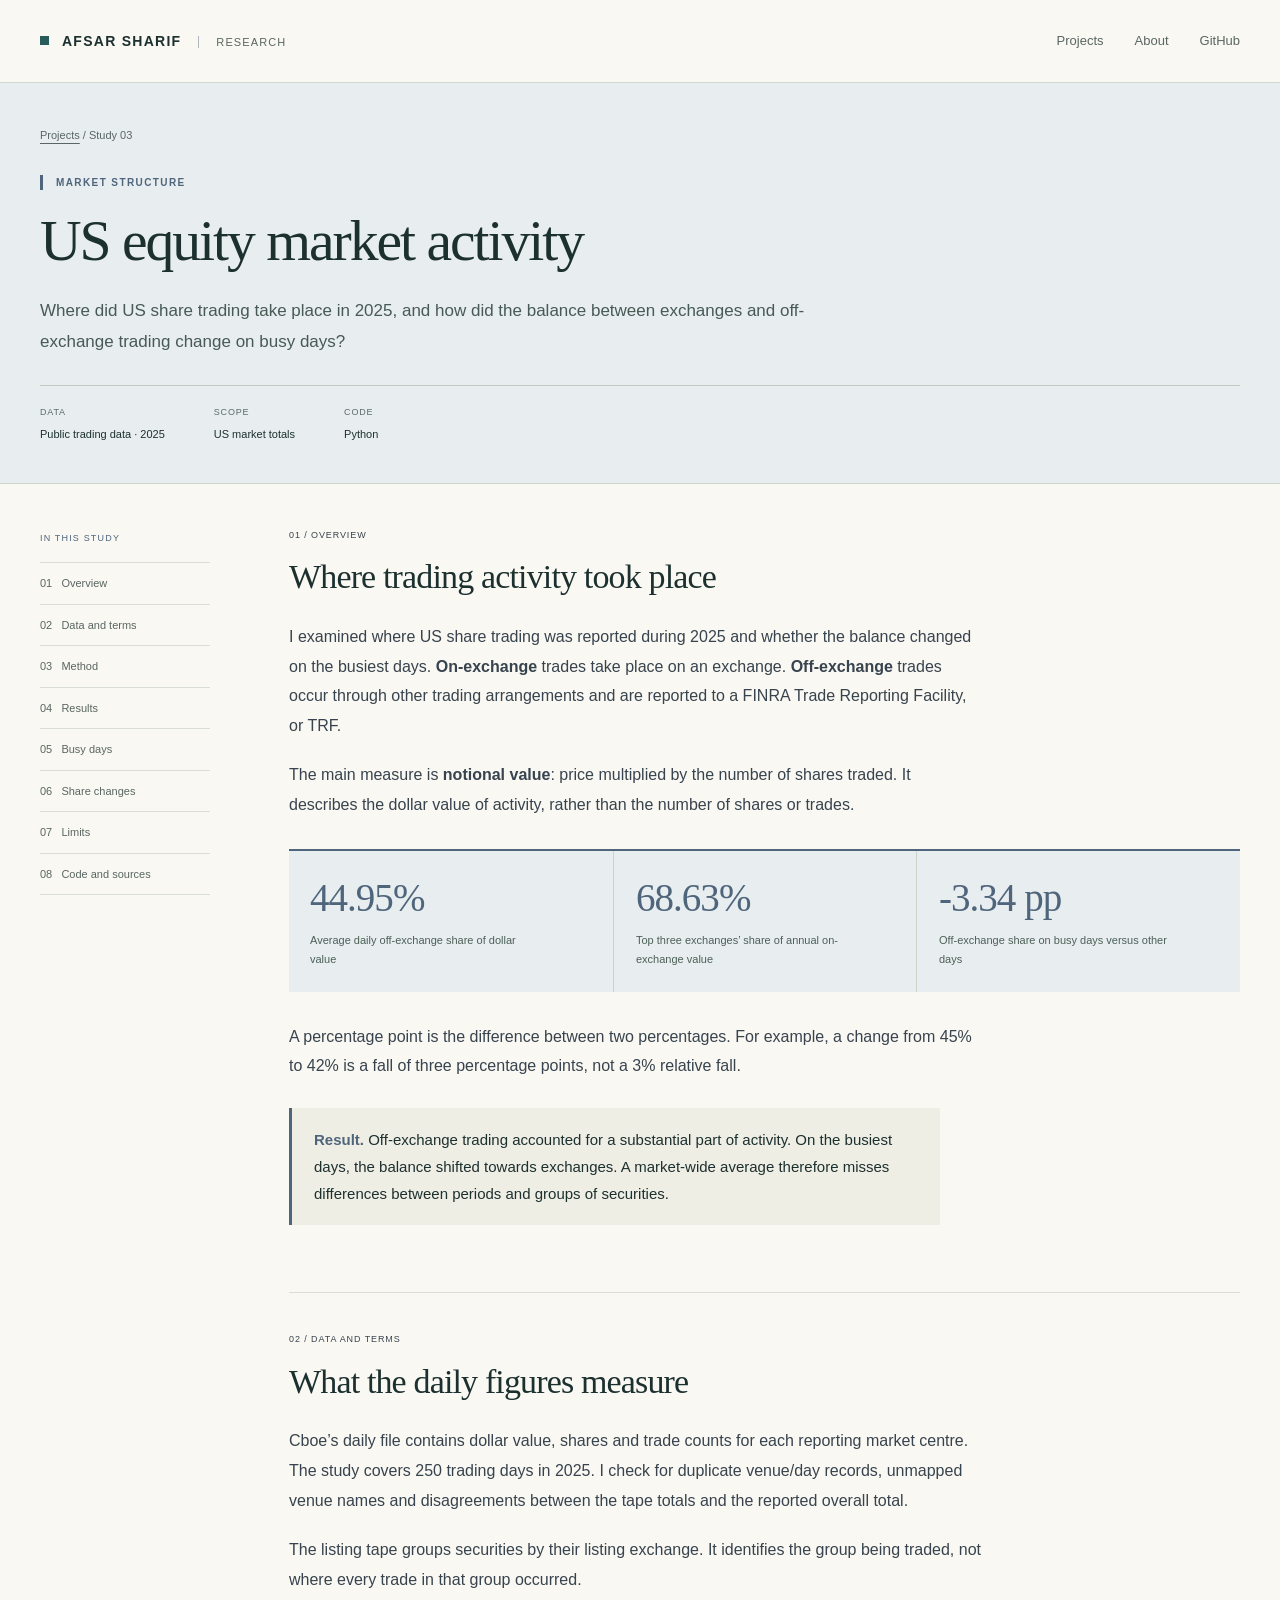
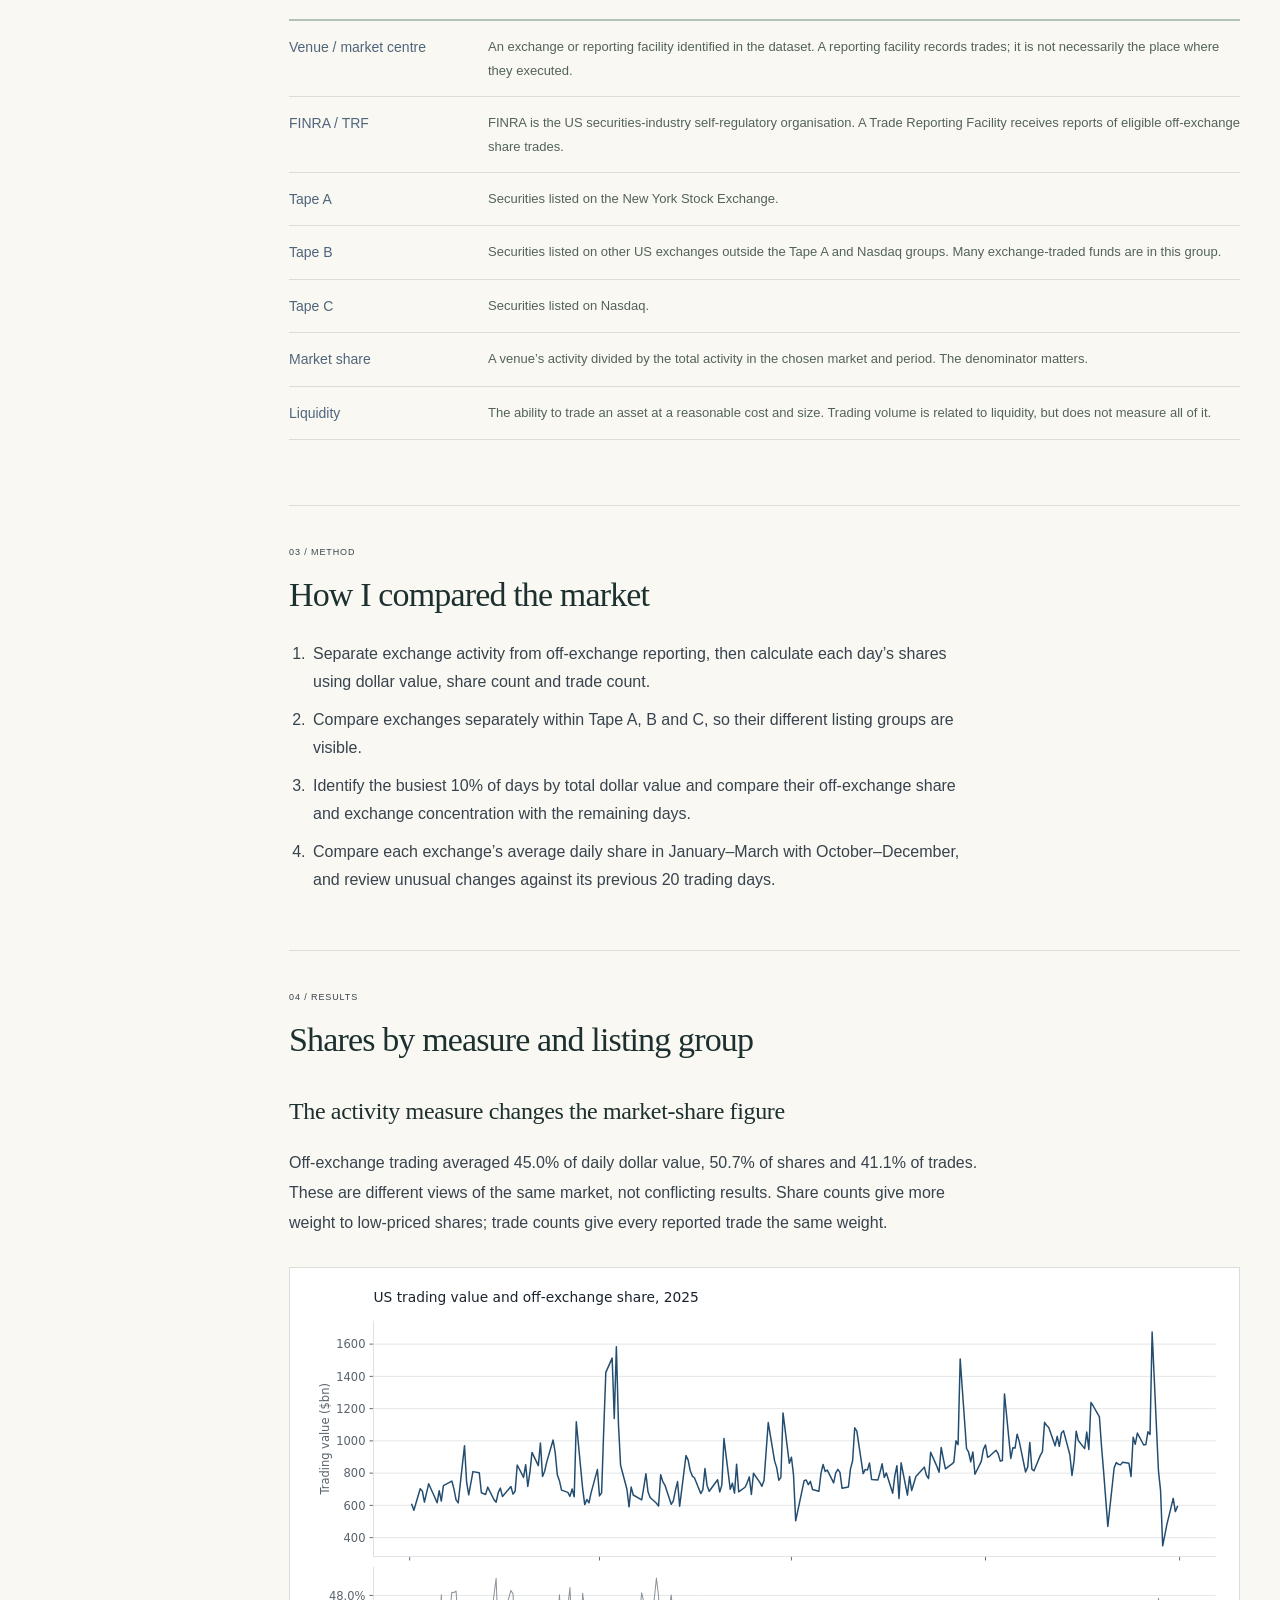
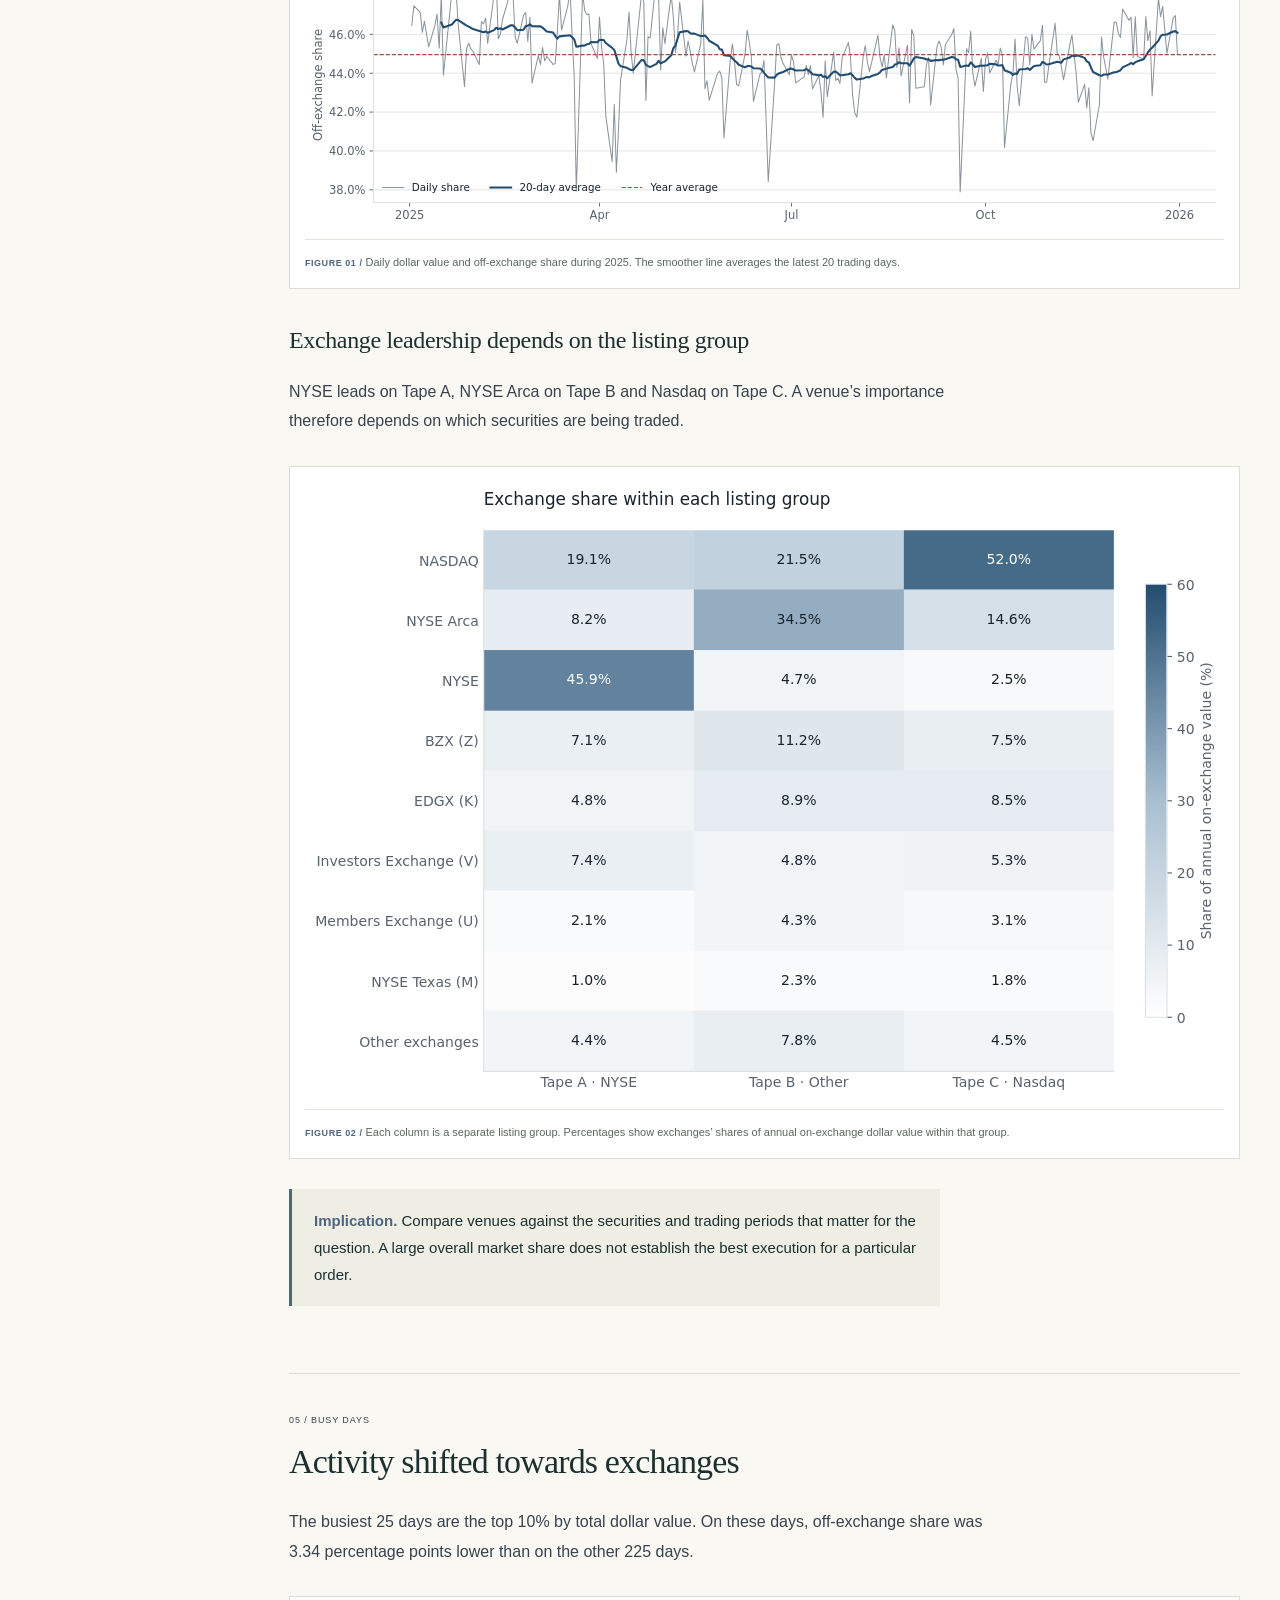
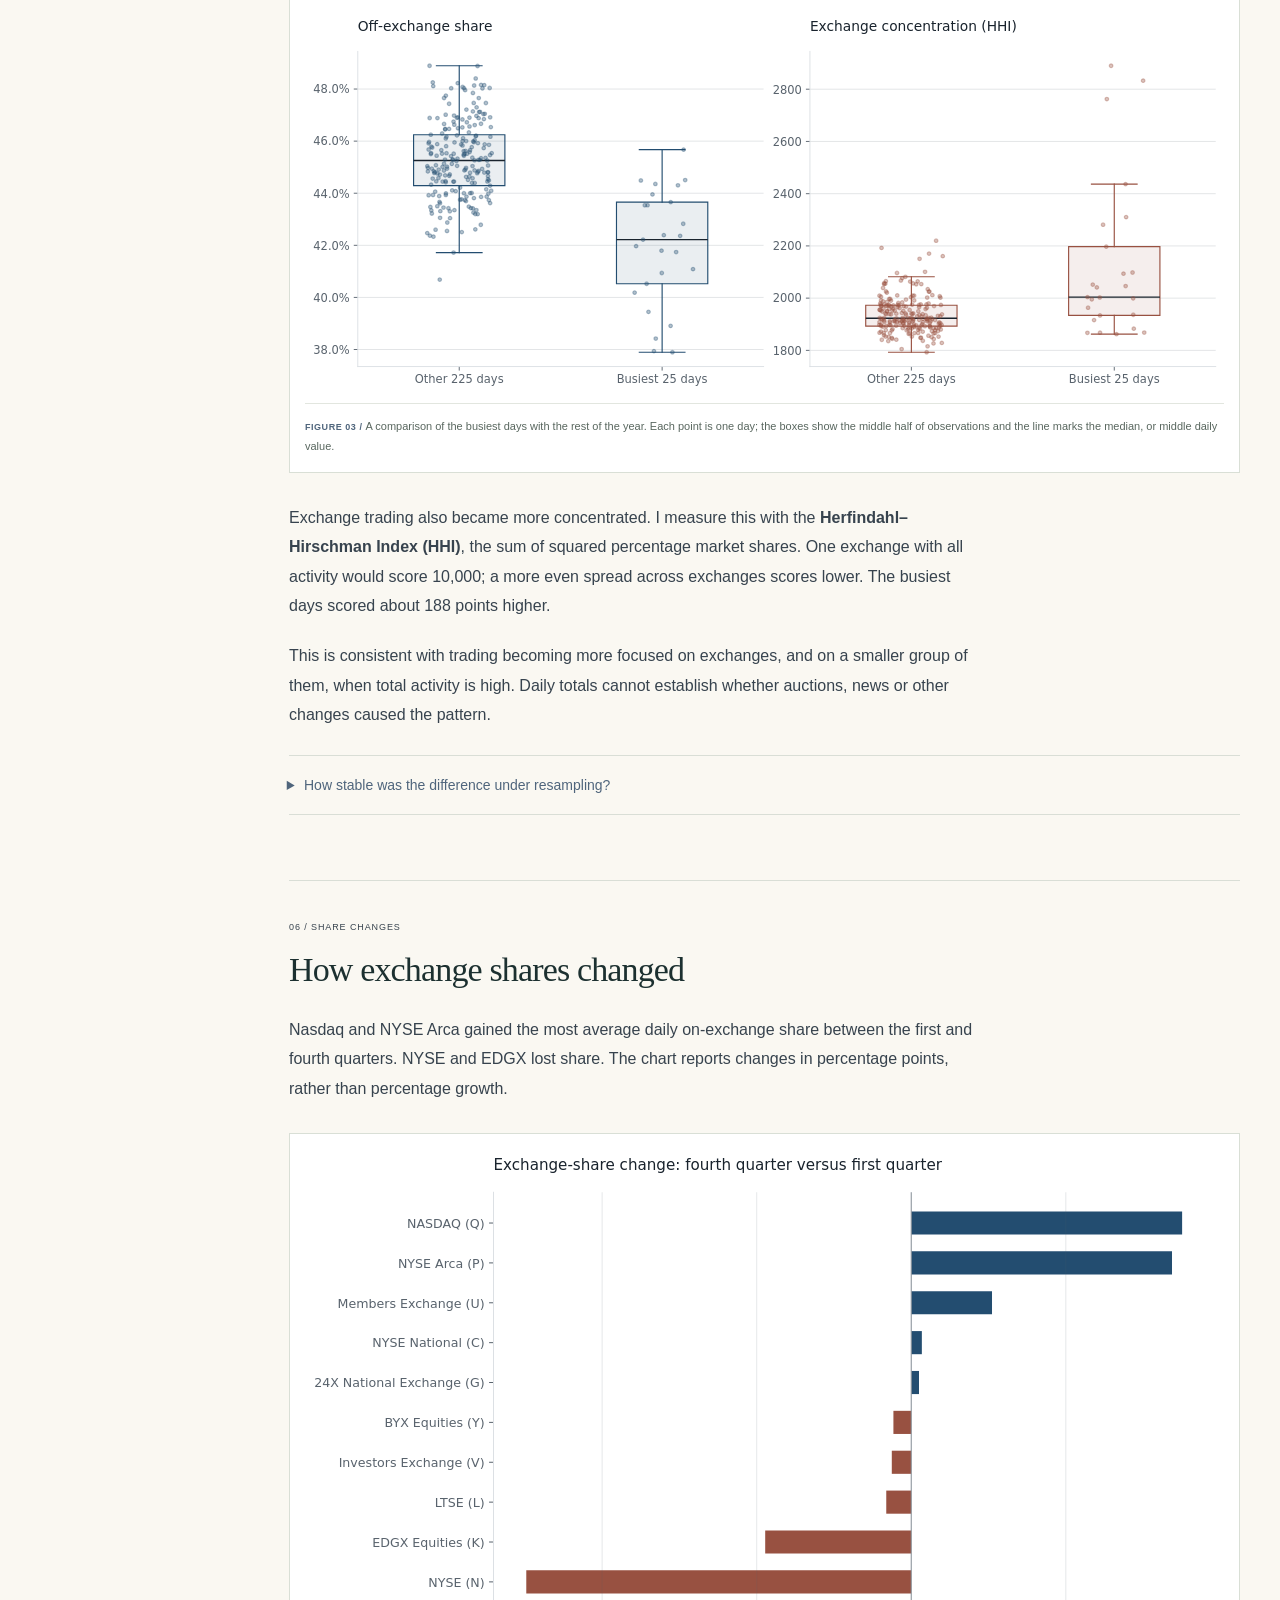
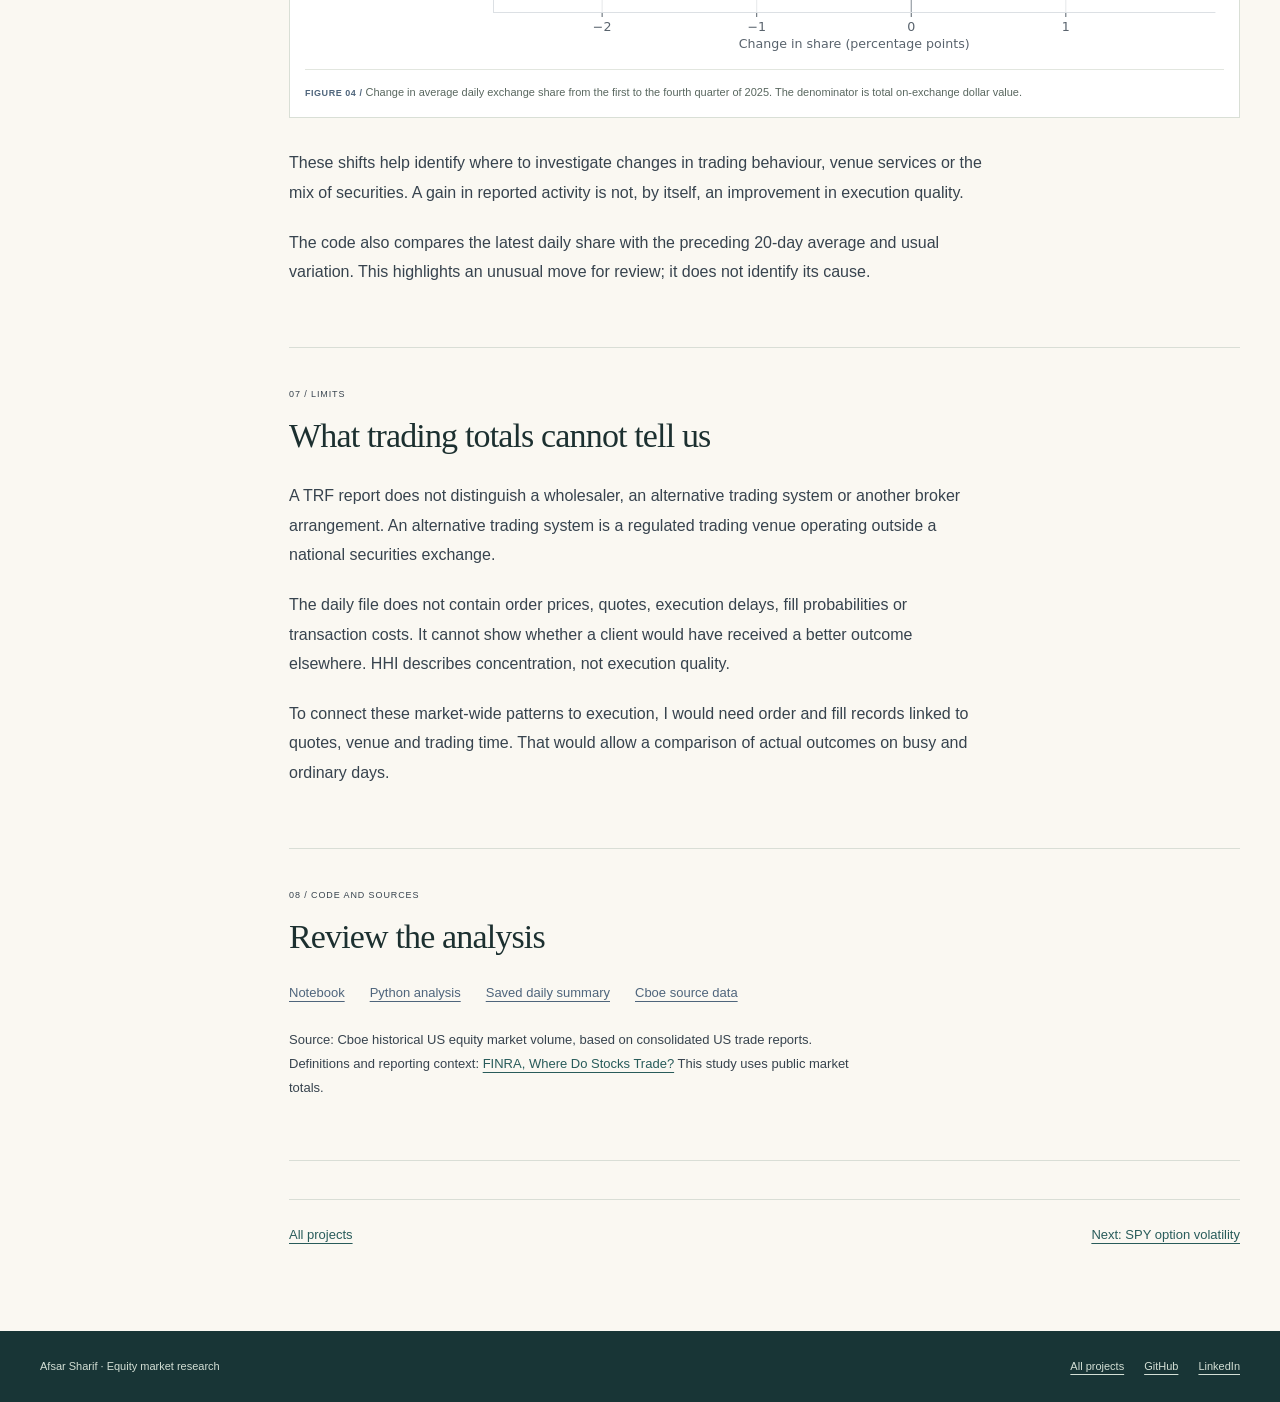
<file: projects/us-equities.html>
<!doctype html>
<html lang="en"><head><meta charset="utf-8"><meta name="viewport" content="width=device-width,initial-scale=1">
<meta name="description" content="Where did US share trading take place in 2025, and how did the balance between exchanges and off-exchange trading change on busy days?"><title>US equity market activity | Afsar Sharif</title>
<link rel="stylesheet" href="../assets/css/portfolio.css?v=20261028b">
<link rel="stylesheet" href="../assets/css/strategist-lab.css?v=20261028b"></head>
<body class="study-page study-3"><a class="skip-link" href="#main">Skip to content</a>
<header class="site-header"><nav class="nav shell" aria-label="Main navigation">
<a class="brand" href="../index.html" aria-label="Afsar Sharif research, home">Afsar Sharif<span>Research</span></a>
<ul class="nav-links"><li><a href="../index.html#work">Projects</a></li><li><a href="../index.html#about">About</a></li><li><a href="https://github.com/afsar20">GitHub</a></li></ul>
</nav></header><main id="main"><div class="project-heading"><div class="shell">
<div class="breadcrumbs"><a href="../index.html#work">Projects</a> / Study 03</div>
<p class="kicker">Market structure</p><h1>US equity market activity</h1><p class="lead">Where did US share trading take place in 2025, and how did the balance between exchanges and off-exchange trading change on busy days?</p>
<dl class="study-meta"><div><dt>Data</dt><dd>Public trading data · 2025</dd></div><div><dt>Scope</dt><dd>US market totals</dd></div><div><dt>Code</dt><dd>Python</dd></div></dl></div></div>
<div class="shell report-layout"><aside class="contents" aria-label="On this page"><p>In this study</p><ol><li><a href="#question">01 &nbsp; Overview</a></li><li><a href="#data">02 &nbsp; Data and terms</a></li><li><a href="#method">03 &nbsp; Method</a></li><li><a href="#results">04 &nbsp; Results</a></li><li><a href="#busy-days">05 &nbsp; Busy days</a></li><li><a href="#changes">06 &nbsp; Share changes</a></li><li><a href="#limits">07 &nbsp; Limits</a></li><li><a href="#code">08 &nbsp; Code and sources</a></li></ol></aside>
<article class="report"><section class="report-section" id="question"><p class="section-number">01 / Overview</p><h2>Where trading activity took place</h2><p>I examined where US share trading was reported during 2025 and whether the balance changed on the busiest days. <strong>On-exchange</strong> trades take place on an exchange. <strong>Off-exchange</strong> trades occur through other trading arrangements and are reported to a FINRA Trade Reporting Facility, or TRF.</p><p>The main measure is <strong>notional value</strong>: price multiplied by the number of shares traded. It describes the dollar value of activity, rather than the number of shares or trades.</p><div class="study-stats"><div class="study-stat"><strong>44.95%</strong><span>Average daily off-exchange share of dollar value</span></div><div class="study-stat"><strong>68.63%</strong><span>Top three exchanges’ share of annual on-exchange value</span></div><div class="study-stat"><strong>-3.34 pp</strong><span>Off-exchange share on busy days versus other days</span></div></div><p>A percentage point is the difference between two percentages. For example, a change from 45% to 42% is a fall of three percentage points, not a 3% relative fall.</p><div class="takeaway"><p><strong>Result.</strong> Off-exchange trading accounted for a substantial part of activity. On the busiest days, the balance shifted towards exchanges. A market-wide average therefore misses differences between periods and groups of securities.</p></div></section>
<section class="report-section" id="data"><p class="section-number">02 / Data and terms</p><h2>What the daily figures measure</h2><p>Cboe’s daily file contains dollar value, shares and trade counts for each reporting market centre. The study covers 250 trading days in 2025. I check for duplicate venue/day records, unmapped venue names and disagreements between the tape totals and the reported overall total.</p><p>The listing tape groups securities by their listing exchange. It identifies the group being traded, not where every trade in that group occurred.</p><dl class="definitions"><div><dt>Venue / market centre</dt><dd>An exchange or reporting facility identified in the dataset. A reporting facility records trades; it is not necessarily the place where they executed.</dd></div><div><dt>FINRA / TRF</dt><dd>FINRA is the US securities-industry self-regulatory organisation. A Trade Reporting Facility receives reports of eligible off-exchange share trades.</dd></div><div><dt>Tape A</dt><dd>Securities listed on the New York Stock Exchange.</dd></div><div><dt>Tape B</dt><dd>Securities listed on other US exchanges outside the Tape A and Nasdaq groups. Many exchange-traded funds are in this group.</dd></div><div><dt>Tape C</dt><dd>Securities listed on Nasdaq.</dd></div><div><dt>Market share</dt><dd>A venue’s activity divided by the total activity in the chosen market and period. The denominator matters.</dd></div><div><dt>Liquidity</dt><dd>The ability to trade an asset at a reasonable cost and size. Trading volume is related to liquidity, but does not measure all of it.</dd></div></dl></section>
<section class="report-section" id="method"><p class="section-number">03 / Method</p><h2>How I compared the market</h2><ol><li>Separate exchange activity from off-exchange reporting, then calculate each day’s shares using dollar value, share count and trade count.</li><li>Compare exchanges separately within Tape A, B and C, so their different listing groups are visible.</li><li>Identify the busiest 10% of days by total dollar value and compare their off-exchange share and exchange concentration with the remaining days.</li><li>Compare each exchange’s average daily share in January–March with October–December, and review unusual changes against its previous 20 trading days.</li></ol></section>
<section class="report-section" id="results"><p class="section-number">04 / Results</p><h2>Shares by measure and listing group</h2><h3>The activity measure changes the market-share figure</h3><p>Off-exchange trading averaged 45.0% of daily dollar value, 50.7% of shares and 41.1% of trades. These are different views of the same market, not conflicting results. Share counts give more weight to low-priced shares; trade counts give every reported trade the same weight.</p><figure class="figure"><img loading="lazy" src="../assets/images/us_market_overview.svg" alt="Daily dollar value and off-exchange share during 2025. The smoother line averages the latest 20 trading days."><figcaption>Daily dollar value and off-exchange share during 2025. The smoother line averages the latest 20 trading days.</figcaption></figure><h3>Exchange leadership depends on the listing group</h3><p>NYSE leads on Tape A, NYSE Arca on Tape B and Nasdaq on Tape C. A venue’s importance therefore depends on which securities are being traded.</p><figure class="figure"><img loading="lazy" src="../assets/images/us_tape_structure.svg" alt="Each column is a separate listing group. Percentages show exchanges’ shares of annual on-exchange dollar value within that group."><figcaption>Each column is a separate listing group. Percentages show exchanges’ shares of annual on-exchange dollar value within that group.</figcaption></figure><div class="takeaway"><p><strong>Implication.</strong> Compare venues against the securities and trading periods that matter for the question. A large overall market share does not establish the best execution for a particular order.</p></div></section>
<section class="report-section" id="busy-days"><p class="section-number">05 / Busy days</p><h2>Activity shifted towards exchanges</h2><p>The busiest 25 days are the top 10% by total dollar value. On these days, off-exchange share was 3.34 percentage points lower than on the other 225 days.</p><figure class="figure"><img loading="lazy" src="../assets/images/us_activity_regimes.svg" alt="A comparison of the busiest days with the rest of the year. Each point is one day; the boxes show the middle half of observations and the line marks the median, or middle daily value."><figcaption>A comparison of the busiest days with the rest of the year. Each point is one day; the boxes show the middle half of observations and the line marks the median, or middle daily value.</figcaption></figure><p>Exchange trading also became more concentrated. I measure this with the <strong>Herfindahl–Hirschman Index (HHI)</strong>, the sum of squared percentage market shares. One exchange with all activity would score 10,000; a more even spread across exchanges scores lower. The busiest days scored about 188 points higher.</p><p>This is consistent with trading becoming more focused on exchanges, and on a smaller group of them, when total activity is high. Daily totals cannot establish whether auctions, news or other changes caused the pattern.</p><details class="method-detail"><summary>How stable was the difference under resampling?</summary><p>I repeatedly sampled trading days from each group and recalculated the difference. This bootstrap resampling produces a range of plausible estimates conditional on the days in the sample.</p><p>The central 95% of resampled differences ran from -4.23 to -2.48 percentage points. All were below zero, so the direction was stable under this check. It does not prove a cause or establish that the same result will hold in another year. The resampling treats days as independent and does not fully account for runs of similar market conditions.</p></details></section>
<section class="report-section" id="changes"><p class="section-number">06 / Share changes</p><h2>How exchange shares changed</h2><p>Nasdaq and NYSE Arca gained the most average daily on-exchange share between the first and fourth quarters. NYSE and EDGX lost share. The chart reports changes in percentage points, rather than percentage growth.</p><figure class="figure"><img loading="lazy" src="../assets/images/us_share_shifts.svg" alt="Change in average daily exchange share from the first to the fourth quarter of 2025. The denominator is total on-exchange dollar value."><figcaption>Change in average daily exchange share from the first to the fourth quarter of 2025. The denominator is total on-exchange dollar value.</figcaption></figure><p>These shifts help identify where to investigate changes in trading behaviour, venue services or the mix of securities. A gain in reported activity is not, by itself, an improvement in execution quality.</p><p>The code also compares the latest daily share with the preceding 20-day average and usual variation. This highlights an unusual move for review; it does not identify its cause.</p></section>
<section class="report-section" id="limits"><p class="section-number">07 / Limits</p><h2>What trading totals cannot tell us</h2><p>A TRF report does not distinguish a wholesaler, an alternative trading system or another broker arrangement. An alternative trading system is a regulated trading venue operating outside a national securities exchange.</p><p>The daily file does not contain order prices, quotes, execution delays, fill probabilities or transaction costs. It cannot show whether a client would have received a better outcome elsewhere. HHI describes concentration, not execution quality.</p><p>To connect these market-wide patterns to execution, I would need order and fill records linked to quotes, venue and trading time. That would allow a comparison of actual outcomes on busy and ordinary days.</p></section>
<section class="report-section" id="code"><p class="section-number">08 / Code and sources</p><h2>Review the analysis</h2><div class="source-links"><a href="https://github.com/afsar20/AfsarSharifProjects.github.io/blob/main/notebooks/us_equities_liquidity_intelligence.ipynb">Notebook</a><a href="https://github.com/afsar20/AfsarSharifProjects.github.io/blob/main/code/us_equities_liquidity.py">Python analysis</a><a href="../research/site_data/us_market_daily.csv">Saved daily summary</a><a href="https://www.cboe.com/markets/us/equities/market-statistics/historical-market-volume/">Cboe source data</a></div><p class="sources">Source: Cboe historical US equity market volume, based on consolidated US trade reports. Definitions and reporting context: <a href="https://www.finra.org/investors/insights/where-do-stocks-trade">FINRA, Where Do Stocks Trade?</a> This study uses public market totals.</p></section>
<nav class="next-study" aria-label="Other studies"><a href="../index.html#work">All projects</a><a href="volatility-surface.html">Next: SPY option volatility</a></nav></article></div></main><footer class="site-footer"><div class="shell footer-inner"><p>Afsar Sharif · Equity market research</p><div><a href="../index.html">All projects</a><a href="https://github.com/afsar20">GitHub</a><a href="https://www.linkedin.com/in/afsar-sharif-75ba42143/">LinkedIn</a></div></div></footer></body></html>
</file>
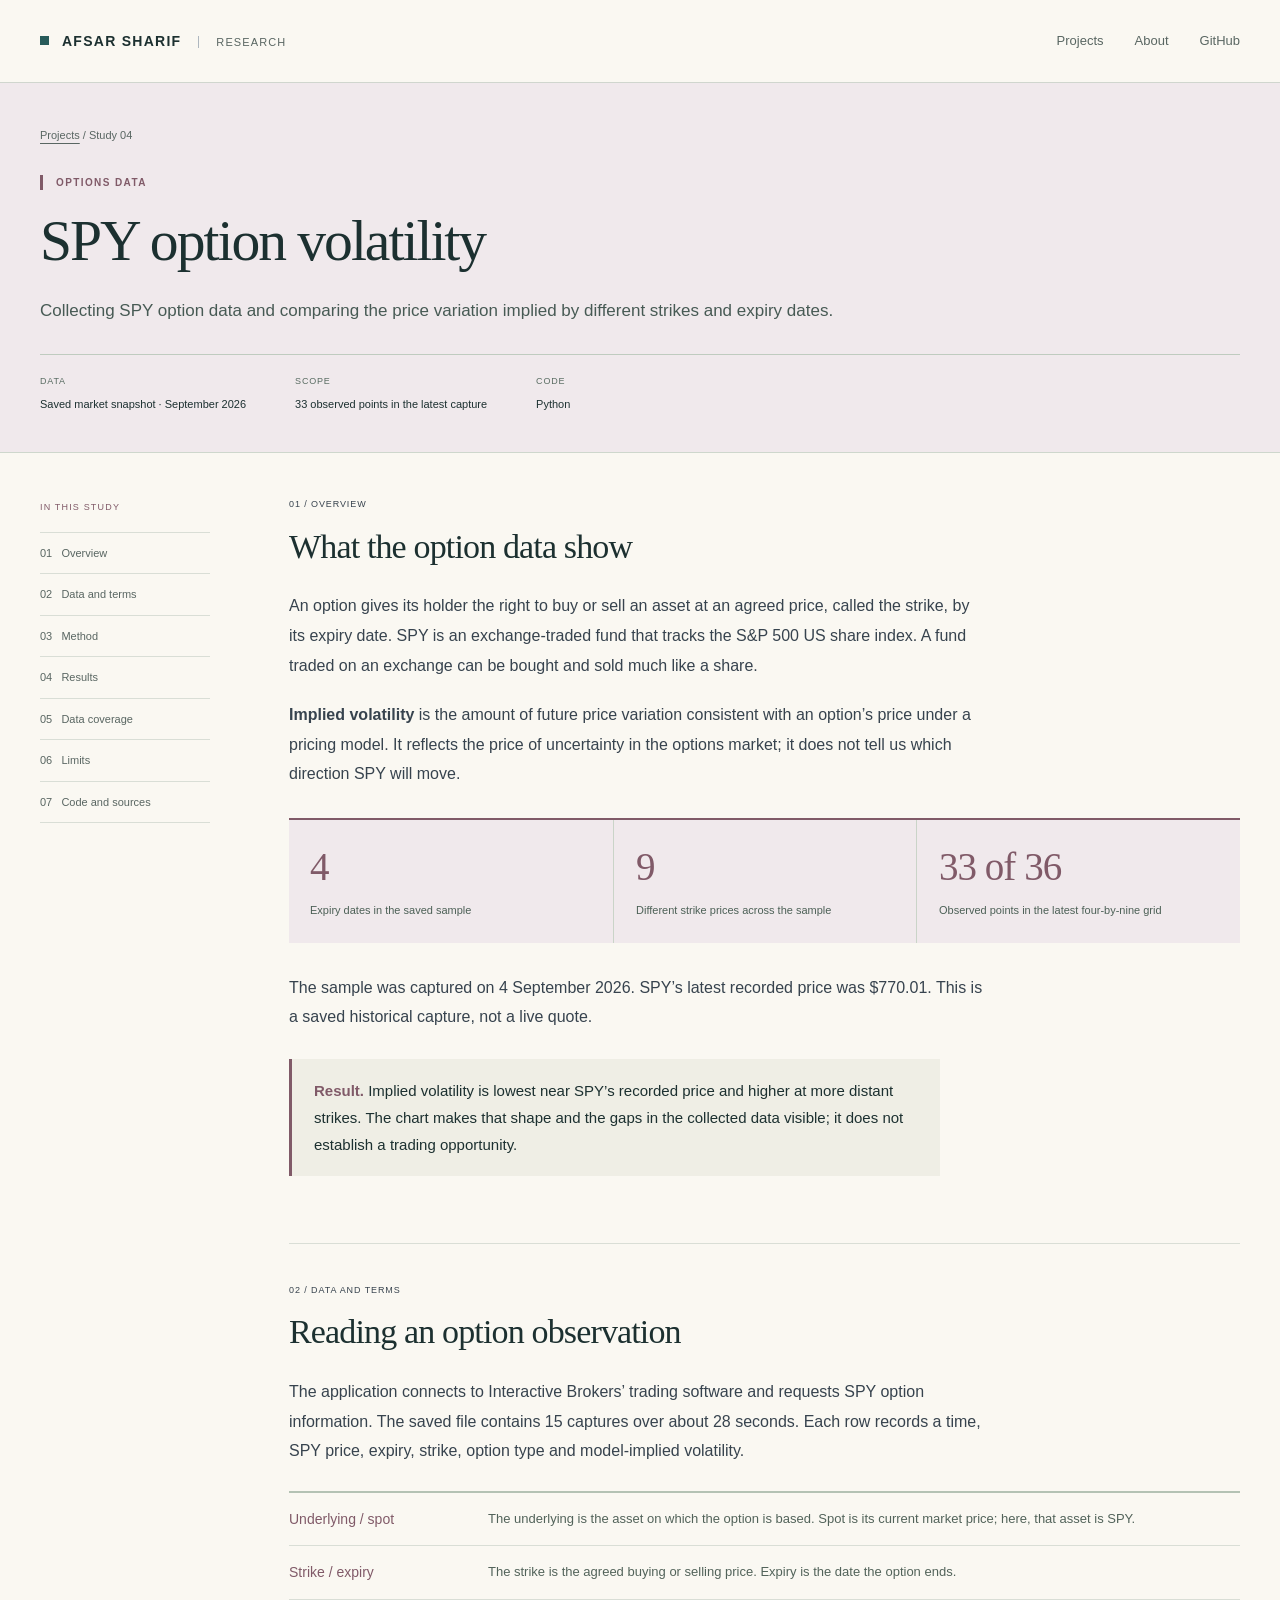
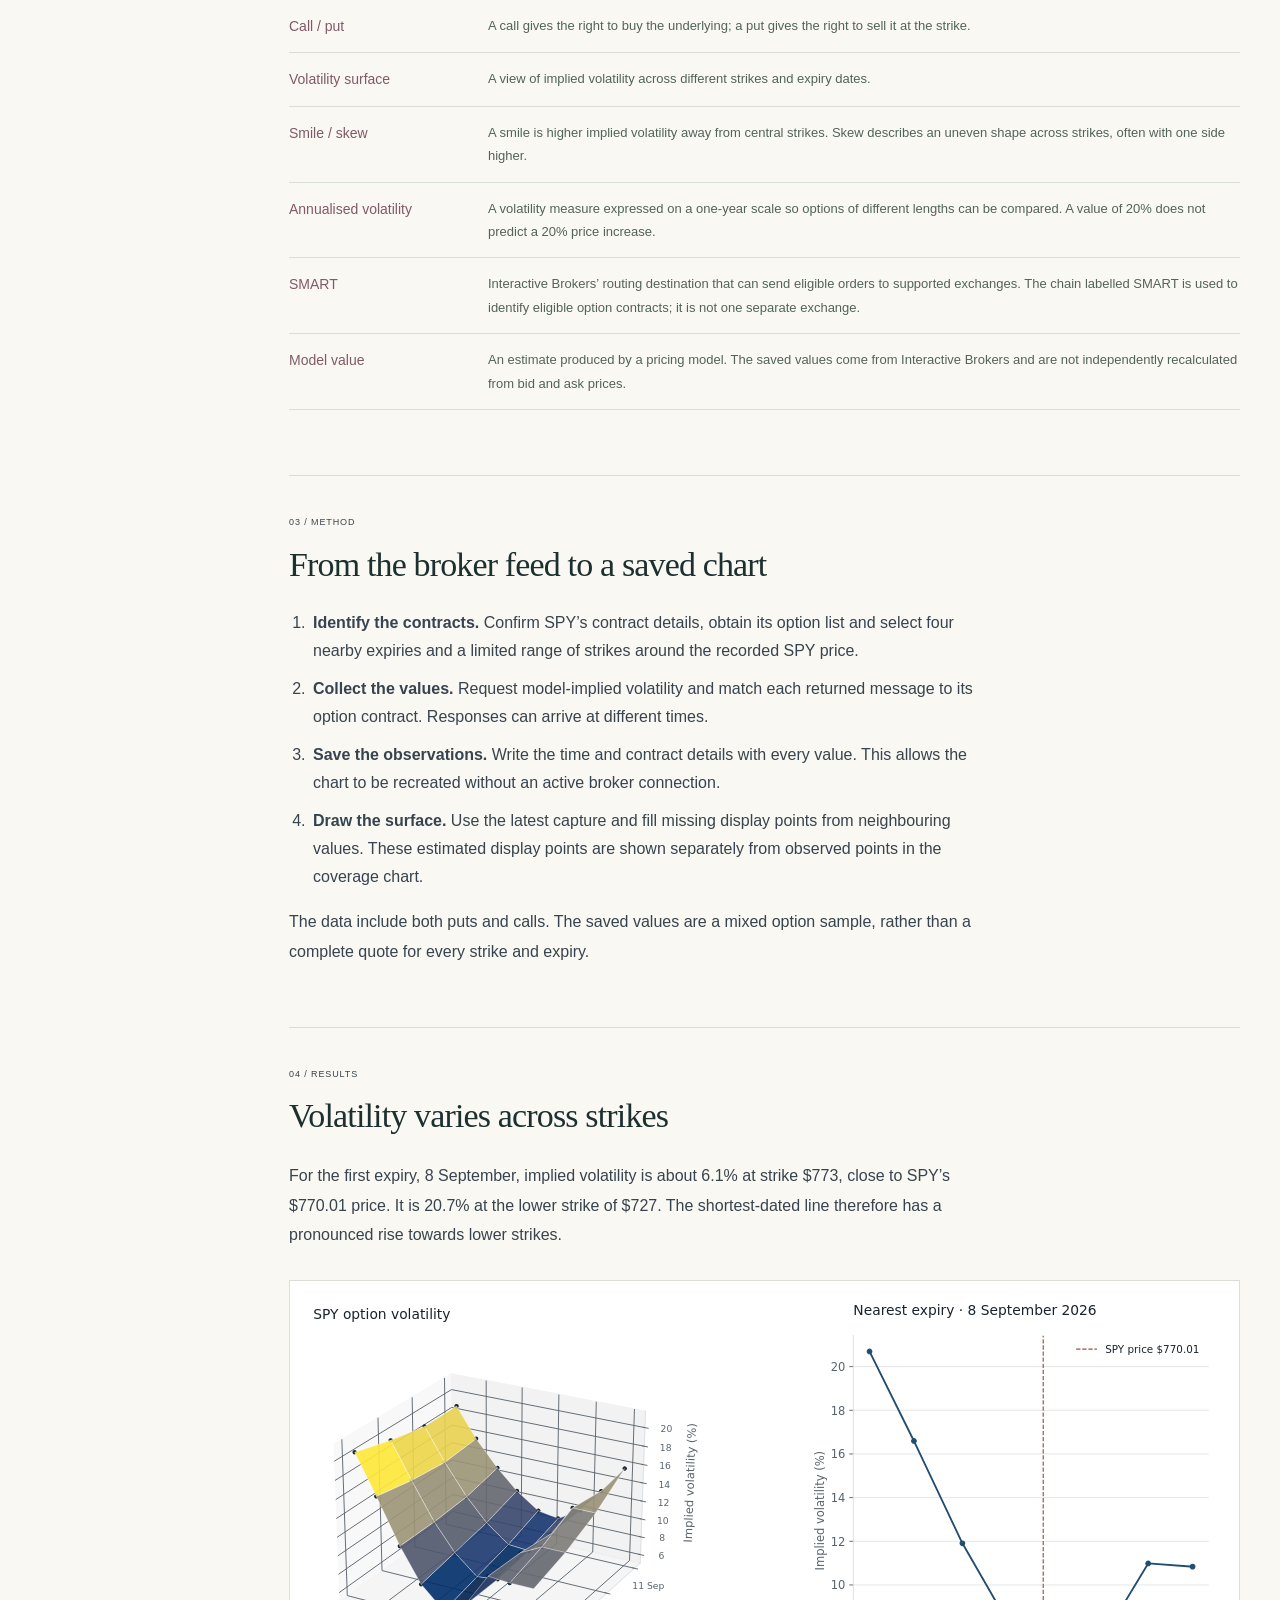
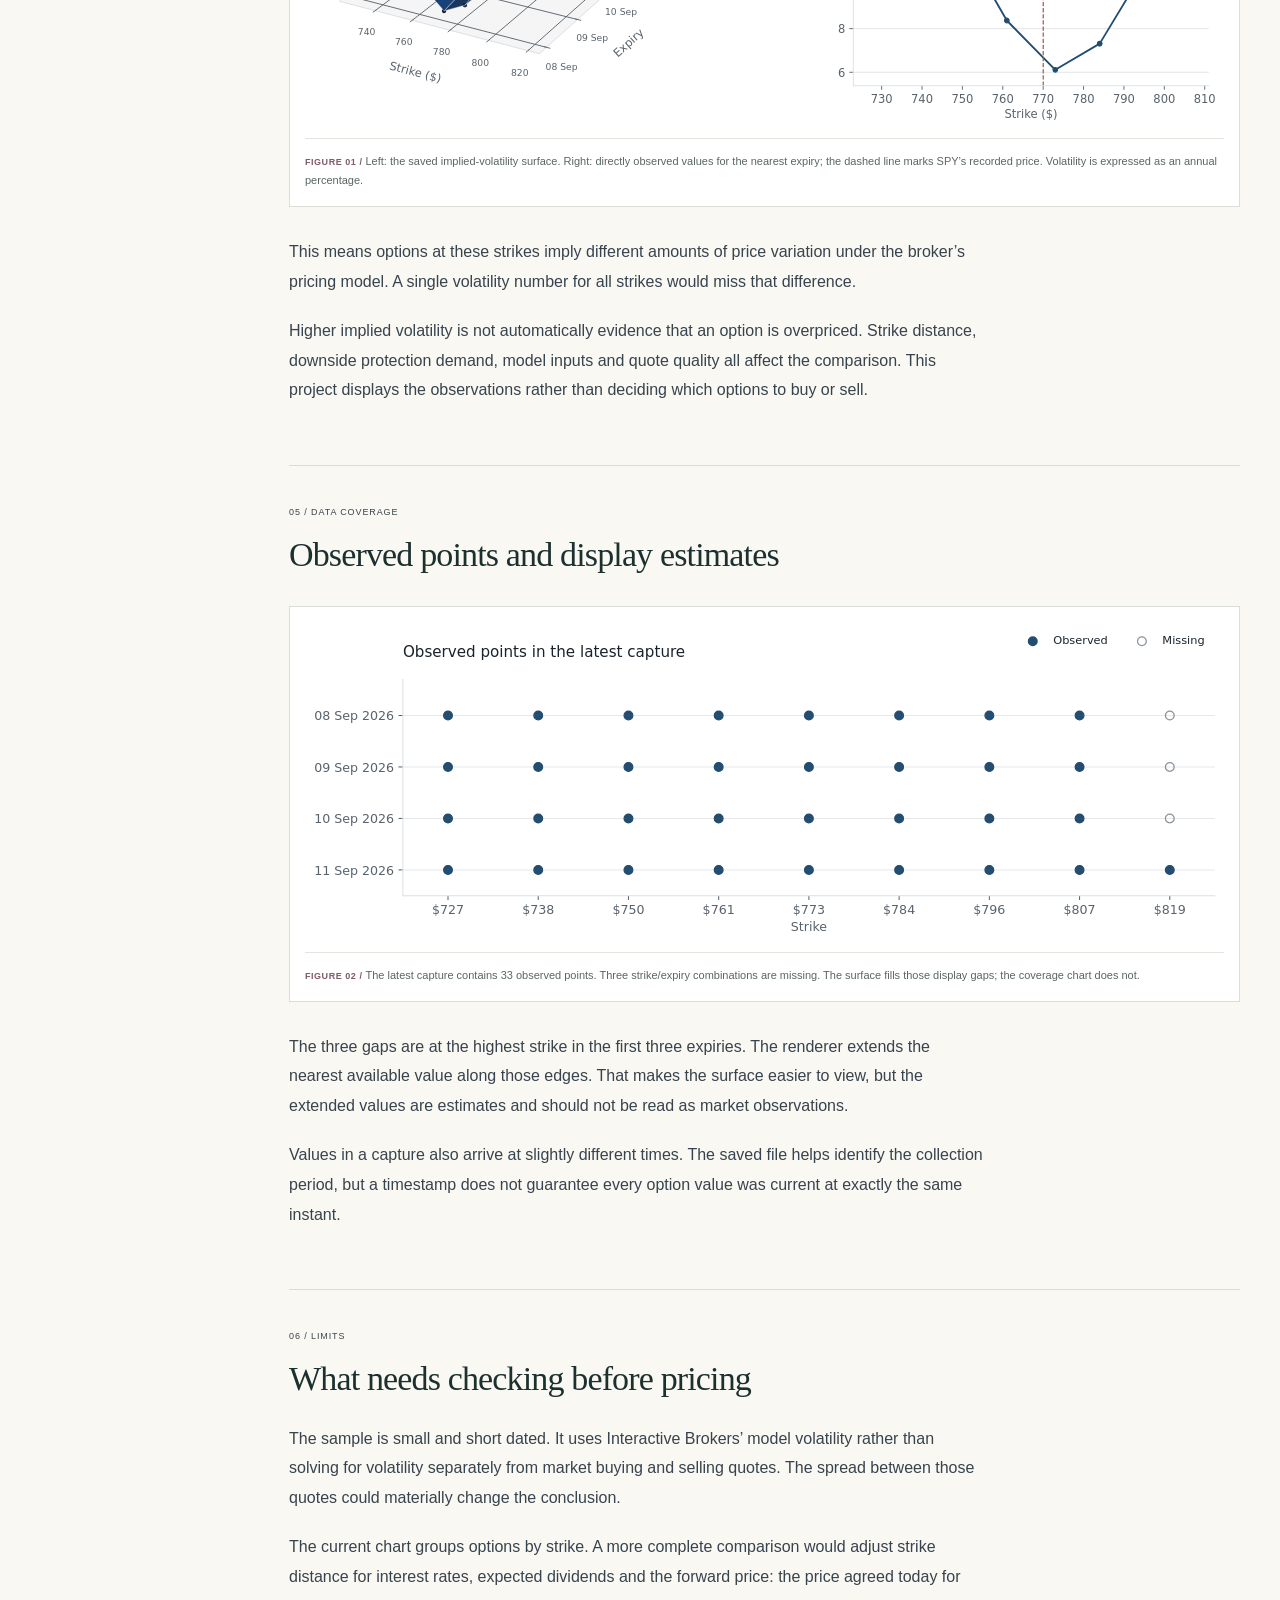
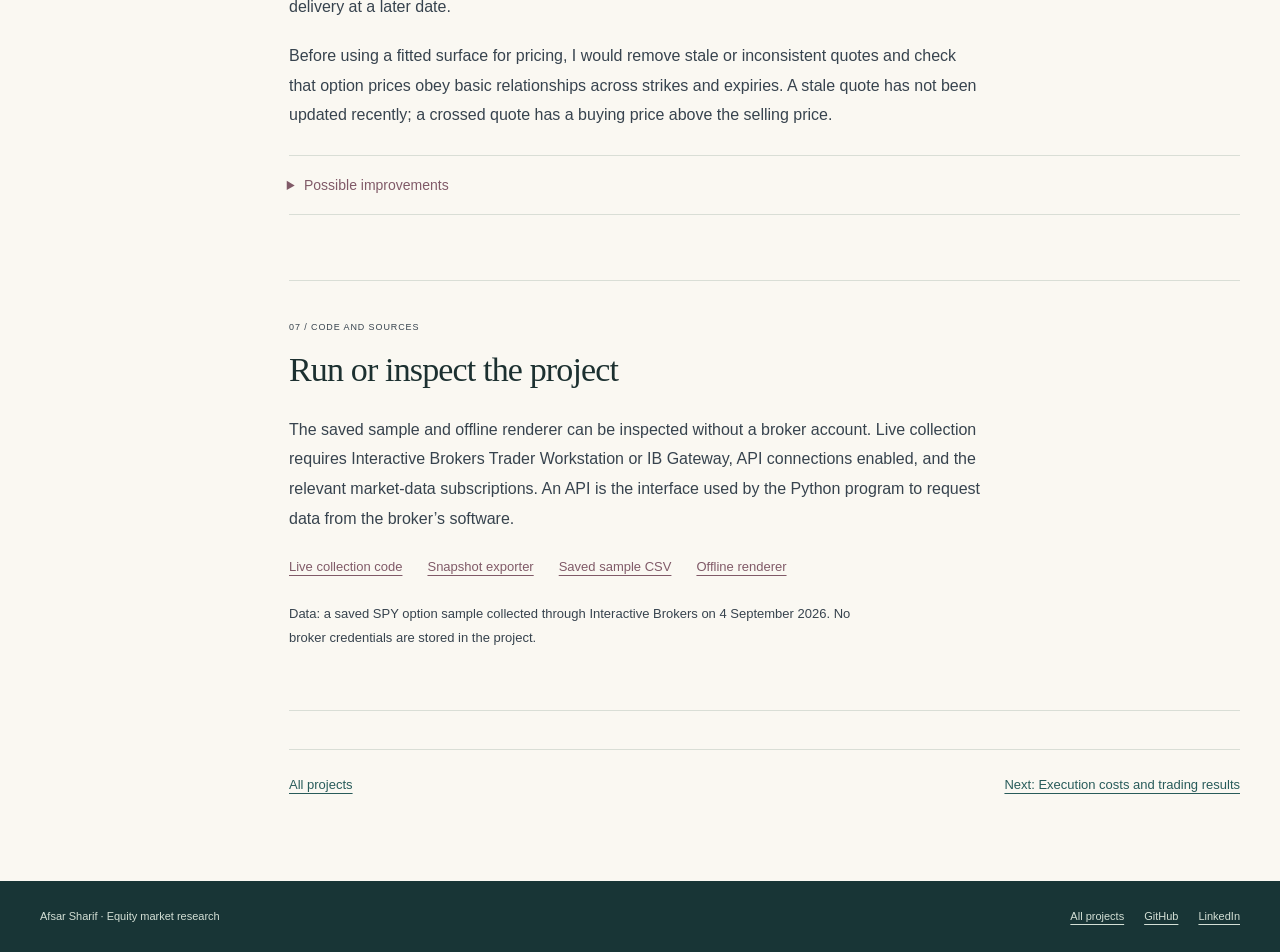
<file: projects/volatility-surface.html>
<!doctype html>
<html lang="en"><head><meta charset="utf-8"><meta name="viewport" content="width=device-width,initial-scale=1">
<meta name="description" content="Collecting SPY option data and comparing the price variation implied by different strikes and expiry dates."><title>SPY option volatility | Afsar Sharif</title>
<link rel="stylesheet" href="../assets/css/portfolio.css?v=20261028b">
<link rel="stylesheet" href="../assets/css/strategist-lab.css?v=20261028b"></head>
<body class="study-page study-4"><a class="skip-link" href="#main">Skip to content</a>
<header class="site-header"><nav class="nav shell" aria-label="Main navigation">
<a class="brand" href="../index.html" aria-label="Afsar Sharif research, home">Afsar Sharif<span>Research</span></a>
<ul class="nav-links"><li><a href="../index.html#work">Projects</a></li><li><a href="../index.html#about">About</a></li><li><a href="https://github.com/afsar20">GitHub</a></li></ul>
</nav></header><main id="main"><div class="project-heading"><div class="shell">
<div class="breadcrumbs"><a href="../index.html#work">Projects</a> / Study 04</div>
<p class="kicker">Options data</p><h1>SPY option volatility</h1><p class="lead">Collecting SPY option data and comparing the price variation implied by different strikes and expiry dates.</p>
<dl class="study-meta"><div><dt>Data</dt><dd>Saved market snapshot · September 2026</dd></div><div><dt>Scope</dt><dd>33 observed points in the latest capture</dd></div><div><dt>Code</dt><dd>Python</dd></div></dl></div></div>
<div class="shell report-layout"><aside class="contents" aria-label="On this page"><p>In this study</p><ol><li><a href="#question">01 &nbsp; Overview</a></li><li><a href="#data">02 &nbsp; Data and terms</a></li><li><a href="#method">03 &nbsp; Method</a></li><li><a href="#results">04 &nbsp; Results</a></li><li><a href="#coverage">05 &nbsp; Data coverage</a></li><li><a href="#limits">06 &nbsp; Limits</a></li><li><a href="#code">07 &nbsp; Code and sources</a></li></ol></aside>
<article class="report"><section class="report-section" id="question"><p class="section-number">01 / Overview</p><h2>What the option data show</h2><p>An option gives its holder the right to buy or sell an asset at an agreed price, called the strike, by its expiry date. SPY is an exchange-traded fund that tracks the S&amp;P 500 US share index. A fund traded on an exchange can be bought and sold much like a share.</p><p><strong>Implied volatility</strong> is the amount of future price variation consistent with an option’s price under a pricing model. It reflects the price of uncertainty in the options market; it does not tell us which direction SPY will move.</p><div class="study-stats"><div class="study-stat"><strong>4</strong><span>Expiry dates in the saved sample</span></div><div class="study-stat"><strong>9</strong><span>Different strike prices across the sample</span></div><div class="study-stat"><strong>33 of 36</strong><span>Observed points in the latest four-by-nine grid</span></div></div><p>The sample was captured on 4 September 2026. SPY’s latest recorded price was $770.01. This is a saved historical capture, not a live quote.</p><div class="takeaway"><p><strong>Result.</strong> Implied volatility is lowest near SPY’s recorded price and higher at more distant strikes. The chart makes that shape and the gaps in the collected data visible; it does not establish a trading opportunity.</p></div></section>
<section class="report-section" id="data"><p class="section-number">02 / Data and terms</p><h2>Reading an option observation</h2><p>The application connects to Interactive Brokers’ trading software and requests SPY option information. The saved file contains 15 captures over about 28 seconds. Each row records a time, SPY price, expiry, strike, option type and model-implied volatility.</p><dl class="definitions"><div><dt>Underlying / spot</dt><dd>The underlying is the asset on which the option is based. Spot is its current market price; here, that asset is SPY.</dd></div><div><dt>Strike / expiry</dt><dd>The strike is the agreed buying or selling price. Expiry is the date the option ends.</dd></div><div><dt>Call / put</dt><dd>A call gives the right to buy the underlying; a put gives the right to sell it at the strike.</dd></div><div><dt>Volatility surface</dt><dd>A view of implied volatility across different strikes and expiry dates.</dd></div><div><dt>Smile / skew</dt><dd>A smile is higher implied volatility away from central strikes. Skew describes an uneven shape across strikes, often with one side higher.</dd></div><div><dt>Annualised volatility</dt><dd>A volatility measure expressed on a one-year scale so options of different lengths can be compared. A value of 20% does not predict a 20% price increase.</dd></div><div><dt>SMART</dt><dd>Interactive Brokers’ routing destination that can send eligible orders to supported exchanges. The chain labelled SMART is used to identify eligible option contracts; it is not one separate exchange.</dd></div><div><dt>Model value</dt><dd>An estimate produced by a pricing model. The saved values come from Interactive Brokers and are not independently recalculated from bid and ask prices.</dd></div></dl></section>
<section class="report-section" id="method"><p class="section-number">03 / Method</p><h2>From the broker feed to a saved chart</h2><ol><li><strong>Identify the contracts.</strong> Confirm SPY’s contract details, obtain its option list and select four nearby expiries and a limited range of strikes around the recorded SPY price.</li><li><strong>Collect the values.</strong> Request model-implied volatility and match each returned message to its option contract. Responses can arrive at different times.</li><li><strong>Save the observations.</strong> Write the time and contract details with every value. This allows the chart to be recreated without an active broker connection.</li><li><strong>Draw the surface.</strong> Use the latest capture and fill missing display points from neighbouring values. These estimated display points are shown separately from observed points in the coverage chart.</li></ol><p>The data include both puts and calls. The saved values are a mixed option sample, rather than a complete quote for every strike and expiry.</p></section>
<section class="report-section" id="results"><p class="section-number">04 / Results</p><h2>Volatility varies across strikes</h2><p>For the first expiry, 8 September, implied volatility is about 6.1% at strike $773, close to SPY’s $770.01 price. It is 20.7% at the lower strike of $727. The shortest-dated line therefore has a pronounced rise towards lower strikes.</p><figure class="figure"><img loading="lazy" src="../assets/images/spy_option_volatility.svg" alt="Left: the saved implied-volatility surface. Right: directly observed values for the nearest expiry; the dashed line marks SPY’s recorded price. Volatility is expressed as an annual percentage."><figcaption>Left: the saved implied-volatility surface. Right: directly observed values for the nearest expiry; the dashed line marks SPY’s recorded price. Volatility is expressed as an annual percentage.</figcaption></figure><p>This means options at these strikes imply different amounts of price variation under the broker’s pricing model. A single volatility number for all strikes would miss that difference.</p><p>Higher implied volatility is not automatically evidence that an option is overpriced. Strike distance, downside protection demand, model inputs and quote quality all affect the comparison. This project displays the observations rather than deciding which options to buy or sell.</p></section>
<section class="report-section" id="coverage"><p class="section-number">05 / Data coverage</p><h2>Observed points and display estimates</h2><figure class="figure"><img loading="lazy" src="../assets/images/spy_option_coverage.svg" alt="The latest capture contains 33 observed points. Three strike/expiry combinations are missing. The surface fills those display gaps; the coverage chart does not."><figcaption>The latest capture contains 33 observed points. Three strike/expiry combinations are missing. The surface fills those display gaps; the coverage chart does not.</figcaption></figure><p>The three gaps are at the highest strike in the first three expiries. The renderer extends the nearest available value along those edges. That makes the surface easier to view, but the extended values are estimates and should not be read as market observations.</p><p>Values in a capture also arrive at slightly different times. The saved file helps identify the collection period, but a timestamp does not guarantee every option value was current at exactly the same instant.</p></section>
<section class="report-section" id="limits"><p class="section-number">06 / Limits</p><h2>What needs checking before pricing</h2><p>The sample is small and short dated. It uses Interactive Brokers’ model volatility rather than solving for volatility separately from market buying and selling quotes. The spread between those quotes could materially change the conclusion.</p><p>The current chart groups options by strike. A more complete comparison would adjust strike distance for interest rates, expected dividends and the forward price: the price agreed today for delivery at a later date.</p><p>Before using a fitted surface for pricing, I would remove stale or inconsistent quotes and check that option prices obey basic relationships across strikes and expiries. A stale quote has not been updated recently; a crossed quote has a buying price above the selling price.</p><details class="method-detail"><summary>Possible improvements</summary><p>Bid and ask implied volatilities would show the range of values consistent with the two sides of a quote. Arbitrage checks would flag price relationships that could imply a riskless profit under the model’s assumptions.</p><p>SVI, short for Stochastic Volatility Inspired, is a commonly used parametric curve for implied variance. A fitted curve could smooth noisy observations, but its inputs and no-arbitrage conditions would still need checking. Implied variance is implied volatility squared.</p></details></section>
<section class="report-section" id="code"><p class="section-number">07 / Code and sources</p><h2>Run or inspect the project</h2><p>The saved sample and offline renderer can be inspected without a broker account. Live collection requires Interactive Brokers Trader Workstation or IB Gateway, API connections enabled, and the relevant market-data subscriptions. An API is the interface used by the Python program to request data from the broker’s software.</p><div class="source-links"><a href="https://github.com/afsar20/AfsarSharifProjects.github.io/blob/main/code/volatility_surface/live_surface.py">Live collection code</a><a href="https://github.com/afsar20/AfsarSharifProjects.github.io/blob/main/code/volatility_surface/snapshot_export.py">Snapshot exporter</a><a href="https://github.com/afsar20/AfsarSharifProjects.github.io/blob/main/code/volatility_surface/spy_iv_snapshot_sample.csv">Saved sample CSV</a><a href="https://github.com/afsar20/AfsarSharifProjects.github.io/blob/main/code/volatility_surface/render_snapshot.py">Offline renderer</a></div><p class="sources">Data: a saved SPY option sample collected through Interactive Brokers on 4 September 2026. No broker credentials are stored in the project.</p></section>
<nav class="next-study" aria-label="Other studies"><a href="../index.html#work">All projects</a><a href="trading-performance.html">Next: Execution costs and trading results</a></nav></article></div></main><footer class="site-footer"><div class="shell footer-inner"><p>Afsar Sharif · Equity market research</p><div><a href="../index.html">All projects</a><a href="https://github.com/afsar20">GitHub</a><a href="https://www.linkedin.com/in/afsar-sharif-75ba42143/">LinkedIn</a></div></div></footer></body></html>
</file>
<file: assets/css/portfolio.css>
:root{--ink:#19232d;--muted:#59636d;--accent:#234d70;--rule:#dce0e4;--paper:#fff;--wash:#f5f6f7;--dark:#17232f;--negative:#985141;--width:1200px}
*{box-sizing:border-box}html{scroll-behavior:smooth;scroll-padding-top:90px}
body{margin:0;background:var(--paper);color:var(--ink);font-family:Arial,Helvetica,sans-serif;font-size:16px;line-height:1.75;-webkit-font-smoothing:antialiased}
a{color:var(--accent);text-underline-offset:4px;text-decoration-thickness:1px}a:hover{color:var(--ink)}
a:focus-visible,button:focus-visible,select:focus-visible,input:focus-visible,summary:focus-visible{outline:2px solid var(--accent);outline-offset:5px}
img,svg{max-width:100%}img{display:block;height:auto}.shell{width:min(calc(100% - 80px),var(--width));margin:0 auto}
.skip-link{position:absolute;left:20px;top:-80px;padding:10px 18px;background:white;z-index:100}.skip-link:focus{top:10px}
.site-header{position:sticky;top:0;z-index:20;background:#fffffffa;border-bottom:1px solid var(--rule)}
.nav{min-height:80px;display:flex;justify-content:space-between;align-items:center;gap:28px}
.brand{color:var(--ink);text-decoration:none;font-size:15px;font-weight:700;letter-spacing:.08em;text-transform:uppercase;white-space:nowrap}
.brand span{color:var(--muted);font-weight:400;letter-spacing:.03em;margin-left:17px;border-left:1px solid #aeb7bf;padding-left:17px;font-size:12px}
.nav-links{display:flex;gap:30px;list-style:none;padding:0;margin:0;font-size:13px}.nav-links a{color:var(--muted);text-decoration:none}.nav-links a:hover,.nav-links a[aria-current=page]{color:var(--ink);text-decoration:underline}
h1,h2,h3,h4{line-height:1.2;font-weight:500;letter-spacing:-.025em;margin:0 0 22px}h1{font-size:clamp(36px,4.8vw,62px);max-width:1000px}h2{font-size:clamp(25px,3vw,34px)}h3{font-size:21px;margin-top:32px;letter-spacing:-.015em}p{margin:0 0 20px}
.eyebrow,.kicker{font-size:11px;letter-spacing:.13em;text-transform:uppercase;color:var(--muted);font-weight:600;margin:0 0 22px}
.home-intro{padding:86px 0 64px;border-bottom:1px solid var(--rule)}.home-intro h1{max-width:800px;font-size:clamp(40px,5.3vw,68px)}
.home-intro .intro-copy{font-size:19px;line-height:1.65;max-width:720px;color:var(--muted);margin-bottom:30px}.text-links{display:flex;flex-wrap:wrap;gap:24px;font-size:13px}
.section-label{display:flex;justify-content:space-between;align-items:baseline;gap:20px;padding:34px 0 12px;border-bottom:1px solid var(--rule)}.section-label h2{font-size:15px;text-transform:uppercase;letter-spacing:.08em;font-weight:600;margin:0}.section-label p{font-size:12px;color:var(--muted);margin:0}
.project-row{display:grid;grid-template-columns:48px minmax(0,1fr) minmax(280px,.78fr);gap:28px;align-items:center;padding:40px 0;border-bottom:1px solid var(--rule)}
.project-index{align-self:start;color:var(--muted);font:13px/1.5 'Courier New',monospace;padding-top:4px}.project-copy h3{font-size:27px;margin:0 0 14px}.project-copy h3 a{color:var(--ink);text-decoration:none}.project-copy h3 a:hover{text-decoration:underline}
.project-copy>p{max-width:570px;color:var(--muted);font-size:15px;margin-bottom:12px}.project-copy .project-result{color:var(--ink);font-size:14px}.project-meta{font-size:11px!important;text-transform:uppercase;letter-spacing:.07em;margin:0 0 14px!important;color:var(--muted)}.project-link{font-size:13px}
.project-preview{display:block;overflow:hidden;background:var(--wash);border:1px solid var(--rule);text-decoration:none}.project-preview img{width:100%;aspect-ratio:1.65;object-fit:contain;padding:8px;background:#fff}
.about-section{padding:64px 0;display:grid;grid-template-columns:1fr 1.8fr;gap:70px;border-bottom:1px solid var(--rule)}.about-section h2{font-size:25px}.about-section p{color:var(--muted);max-width:760px}.profile-details{display:flex;flex-wrap:wrap;gap:36px;margin:28px 0 0}.profile-details div{font-size:13px}.profile-details dt{color:var(--muted);margin-bottom:3px}.profile-details dd{margin:0}
.archive{padding:28px 0 50px;font-size:13px}.archive p{color:var(--muted);margin-bottom:10px}.archive a{margin-right:24px;display:inline-block}
.site-footer{border-top:1px solid var(--rule);padding:24px 0;margin-top:35px;background:var(--paper)}.footer-inner{display:flex;justify-content:space-between;gap:20px;font-size:12px;color:var(--muted)}.footer-inner p{margin:0}.footer-inner a{margin-left:20px}
@media(max-width:900px){.shell{width:min(calc(100% - 48px),var(--width))}.project-row{grid-template-columns:30px 1fr;gap:20px}.project-preview{grid-column:2}.project-preview img{aspect-ratio:2.2;max-height:260px}.about-section{gap:25px;grid-template-columns:1fr}.home-intro{padding:62px 0 48px}}
@media(max-width:540px){body{font-size:15px}.shell{width:calc(100% - 36px)}.nav{min-height:68px;gap:15px}.brand{font-size:12px}.brand span{display:none}.nav-links{gap:17px;font-size:12px}.home-intro .intro-copy{font-size:17px}.project-row{padding:30px 0;grid-template-columns:22px 1fr;gap:12px}.project-copy h3{font-size:24px}.project-preview img{aspect-ratio:1.6}.section-label p{display:none}.footer-inner{display:block}.footer-inner a{margin:10px 20px 0 0;display:inline-block}.profile-details{gap:20px}}
@media(prefers-reduced-motion:reduce){html{scroll-behavior:auto}}

/* Editorial colour and typography, with a distinct accent for each study. */
:root{--ink:#1c3030;--muted:#596662;--accent:#285b5a;--rule:#d9ded6;--paper:#faf8f2;--wash:#eeeae0;--dark:#183536;--negative:#9d583d;--study-accent:#285b5a}
.study-1{--study-accent:#285b5a;--study-wash:#e8efeb}
.study-2{--study-accent:#936440;--study-wash:#f0eadd}
.study-3{--study-accent:#4f657c;--study-wash:#e8edf0}
.study-4{--study-accent:#805a68;--study-wash:#f0e9ec}
body{background:var(--paper)}
.site-header{background:var(--paper);border-bottom:1px solid #d0d6ce}
.nav{min-height:82px}
.brand{letter-spacing:.09em;font-size:14px}
.brand::before{content:"";display:inline-block;width:9px;height:9px;background:var(--accent);margin-right:13px;vertical-align:1px}
.brand span{font-size:11px;letter-spacing:.1em}
.nav-links{font-size:13px;gap:31px}
.nav-links a{padding:7px 0;border-bottom:1px solid transparent;transition:color .18s,border-color .18s}
.nav-links a:hover{color:var(--accent);border-bottom-color:var(--accent);text-decoration:none}
.home-intro{padding:72px 0 68px;border-bottom:0}
.hero-layout{display:grid;grid-template-columns:minmax(0,1fr) 320px;gap:85px;align-items:center}
.home-intro .kicker{color:var(--accent);font-size:10px;letter-spacing:.15em;margin-bottom:28px}
.home-intro h1{font-family:Georgia,'Times New Roman',serif;font-size:clamp(48px,6.4vw,85px);font-weight:400;line-height:1.04;letter-spacing:-.045em;margin:0 0 28px;max-width:800px}
.home-intro h1 em{font-weight:400;color:var(--accent)}
.home-intro .intro-copy{font-size:17px;line-height:1.8;max-width:580px;margin-bottom:28px}
.text-links{gap:28px;font-size:13px}
.text-links a{color:var(--ink);text-decoration:none;padding:0 0 7px;border-bottom:1px solid var(--ink)}
.text-links a span{display:inline-block;margin-left:12px;color:var(--accent)}
.text-links a:hover{border-bottom-color:var(--accent);color:var(--accent)}
.hero-index{background:var(--dark);color:#f4f1e8;padding:29px 28px 22px;border-top:3px solid #b89a6c}
.hero-index>p{font-size:10px;letter-spacing:.12em;text-transform:uppercase;margin:0 0 24px;display:flex;justify-content:space-between;color:#c2d3cc}
.hero-index>p span{color:#a5beb4;letter-spacing:.05em}
.hero-index>a{display:grid;grid-template-columns:25px 1fr 15px;gap:9px;align-items:center;color:#f4f1e8;text-decoration:none;padding:17px 0;border-top:1px solid #ffffff24;font-size:14px;line-height:1.4}
.hero-index .index-number{font:10px 'Courier New',monospace;color:#b3c8be}
.index-arrow{color:#bfab87;transition:transform .18s}
.hero-index>a:hover .index-arrow{transform:translate(2px,-2px)}
.index-footer{border-top:1px solid #ffffff24;padding-top:18px;color:#b7cbc1;font-size:10px;letter-spacing:.025em}
.section-label{padding:20px 0 16px;border-top:1px solid #8b9b91;border-bottom:1px solid var(--rule)}
.section-label h2{font-size:12px;letter-spacing:.13em;color:var(--accent)}
.project-row{grid-template-columns:45px minmax(0,1fr) minmax(0,1.06fr);grid-template-areas:'index copy preview';gap:31px;padding:53px 0}
.project-index{grid-area:index;font:22px/1.1 Georgia,serif;color:var(--study-accent);padding-top:4px}
.project-copy{grid-area:copy}
.project-copy h3{font-family:Georgia,'Times New Roman',serif;font-size:31px;line-height:1.18;font-weight:400;letter-spacing:-.025em;max-width:470px;margin-bottom:18px}
.project-copy>p{font-size:14px;line-height:1.8;max-width:440px}
.project-copy .project-meta{color:var(--study-accent);font-size:9px!important;letter-spacing:.08em;max-width:none;line-height:1.7}
.project-copy .project-result{padding-left:14px;border-left:2px solid var(--study-accent);font-size:13px;margin:18px 0 23px}
.project-link{font-size:12px;text-decoration:none;border-bottom:1px solid #a8b5aa;padding-bottom:5px;color:var(--ink)}
.project-link span{margin-left:12px;color:var(--study-accent)}
.project-preview{grid-area:preview;background:white;border:1px solid #d8ddd6;transition:border-color .2s}
.preview-label{display:flex;justify-content:space-between;align-items:center;padding:11px 15px;border-bottom:1px solid #d8ddd6;background:var(--study-wash);font-size:9px;text-transform:uppercase;letter-spacing:.1em;color:var(--study-accent)}
.preview-label>span{font-size:14px}
.project-preview img{aspect-ratio:1.75;padding:13px 10px;transition:transform .3s ease}
.project-preview:hover{border-color:var(--study-accent)}
.project-preview:hover img{transform:scale(1.012)}
.project-row:nth-of-type(even){grid-template-columns:45px minmax(0,1.06fr) minmax(0,1fr);grid-template-areas:'index preview copy'}
.project-row:nth-of-type(even) .project-copy{padding-left:17px}
.about-section{margin-top:22px;padding:48px 35px;background:#eeeee5;border-top:2px solid #adb9aa;border-bottom:0;grid-template-columns:1fr 1.8fr;gap:55px}
.about-section h2{font:400 32px/1.2 Georgia,'Times New Roman',serif;letter-spacing:-.025em}
.about-section .kicker{color:var(--accent);font-size:10px}
.about-section p{font-size:15px}
.profile-details{border-top:1px solid #ccd3c8;padding-top:20px;gap:30px}
.archive{padding-top:36px}
.site-footer{background:var(--dark);border-top:0;padding:26px 0}
.footer-inner,.footer-inner a{color:#d3dfd5;font-size:11px}.footer-inner a:hover{color:white}
@media(max-width:1050px){.hero-layout{gap:42px;grid-template-columns:minmax(0,1fr) 290px}.hero-index{padding:25px 22px 20px}.project-row{gap:24px;grid-template-columns:32px minmax(0,1fr) minmax(0,1fr)}.project-copy h3{font-size:28px}}
@media(max-width:900px){.hero-layout{grid-template-columns:1fr;gap:36px}.home-intro{padding:49px 0}.home-intro h1{font-size:68px}.hero-index{display:grid;grid-template-columns:repeat(2,minmax(0,1fr));gap:0 25px;padding:23px 27px}.hero-index>p{grid-column:1/-1;margin-bottom:14px}.hero-index>a{font-size:13px;padding:12px 0}.index-footer{grid-column:1/-1;margin-top:8px}.project-row,.project-row:nth-of-type(even){grid-template-columns:30px minmax(0,1fr);grid-template-areas:'index copy' '. preview';gap:20px;padding:35px 0}.project-row:nth-of-type(even) .project-copy{padding-left:0}.project-copy>p{max-width:670px}.project-copy h3{max-width:620px;font-size:29px}.project-preview img{aspect-ratio:2.1;max-height:290px}.about-section{grid-template-columns:1fr;gap:20px;padding:35px 26px}.about-section p{font-size:14px}}
@media(max-width:540px){.nav{min-height:69px}.brand{font-size:11px}.brand::before{width:7px;height:7px;margin-right:9px}.nav-links{gap:19px;font-size:11px}.home-intro{padding:41px 0 39px}.home-intro .kicker{font-size:9px;letter-spacing:.08em;max-width:290px;line-height:1.7;margin-bottom:23px}.home-intro h1{font-size:54px}.home-intro .intro-copy{font-size:15px}.hero-index{display:none}.project-row,.project-row:nth-of-type(even){grid-template-columns:23px minmax(0,1fr);gap:15px}.project-index{font-size:19px}.project-copy h3{font-size:27px}.project-copy>p{font-size:14px}.project-preview img{aspect-ratio:1.65}.preview-label{font-size:8px;padding:9px 11px}.about-section{padding:29px 21px}.about-section h2{font-size:29px}.footer-inner a{margin-top:12px}}
@media(prefers-reduced-motion:reduce){*,*::before,*::after{transition:none!important}.project-preview:hover img,.hero-index>a:hover .index-arrow{transform:none}}
</file>
<file: assets/css/strategist-lab.css>
.project-heading{padding:55px 0 40px;border-bottom:1px solid var(--rule)}.breadcrumbs{font-size:12px;color:var(--muted);margin-bottom:28px}.breadcrumbs a{color:inherit}.project-heading h1{font-size:clamp(34px,4.1vw,52px);max-width:900px;margin-bottom:22px}.project-heading .lead{font-size:18px;max-width:810px;line-height:1.7;color:var(--muted)}
.study-meta{display:flex;gap:38px;flex-wrap:wrap;margin:30px 0 0;padding:22px 0 0;border-top:1px solid var(--rule);font-size:12px}.study-meta dt{color:var(--muted);margin-bottom:3px}.study-meta dd{margin:0;color:var(--ink)}
.report-layout{display:grid;grid-template-columns:190px minmax(0,1fr);gap:64px;padding-top:44px}.contents{position:sticky;top:112px;align-self:start;padding-right:20px;font-size:12px}.contents p{font-size:10px;text-transform:uppercase;letter-spacing:.1em;color:var(--muted);margin:0 0 16px}.contents ol{list-style:none;margin:0;padding:0;border-top:1px solid var(--rule)}.contents li{border-bottom:1px solid var(--rule)}.contents a{display:block;text-decoration:none;color:var(--muted);padding:11px 0;line-height:1.5}.contents a:hover{color:var(--accent)}
.report{min-width:0;padding-bottom:25px}.report-section{padding:0 0 48px;margin:0 0 46px;border-bottom:1px solid var(--rule);scroll-margin-top:112px}.report-section:last-child{border-bottom:0;margin-bottom:0}.report-section>p,.report-section>ul,.report-section>ol,.report-section>h3{max-width:78ch}.report-section>p,.report-section li{color:#37434e}.section-number{font-size:11px;color:var(--muted);letter-spacing:.09em;margin-bottom:14px}.report-section h2{font-size:29px;margin-bottom:24px}.report-section li{padding-left:3px;margin:10px 0}.report-section ul,.report-section ol{padding-left:21px}
.takeaway{border-left:2px solid var(--accent);padding:5px 0 5px 20px;margin:26px 0;max-width:78ch}.takeaway p{margin:0}.takeaway strong{font-weight:600}
.study-stats{display:grid;grid-template-columns:repeat(3,minmax(0,1fr));border-top:1px solid var(--rule);border-bottom:1px solid var(--rule);margin:27px 0 30px}.study-stat{padding:22px 20px 22px 0}.study-stat+.study-stat{padding-left:22px;border-left:1px solid var(--rule)}.study-stat strong{display:block;font-weight:500;font-size:31px;line-height:1.2;letter-spacing:-.035em;font-variant-numeric:tabular-nums}.study-stat span{display:block;color:var(--muted);font-size:12px;line-height:1.6;margin-top:10px;max-width:230px}
.figure{margin:30px 0 27px}.figure img{width:100%;background:#fff}.figure figcaption{font-size:12px;color:var(--muted);border-top:1px solid var(--rule);padding-top:12px;margin-top:8px;line-height:1.7;max-width:95ch}
.definitions{border-top:1px solid var(--rule);margin:25px 0}.definitions>div{display:grid;grid-template-columns:175px 1fr;gap:24px;border-bottom:1px solid var(--rule);padding:13px 0;font-size:14px}.definitions dt{font-weight:600}.definitions dd{margin:0;color:var(--muted)}
.method-detail{border-top:1px solid var(--rule);border-bottom:1px solid var(--rule);padding:15px 0;margin:25px 0;font-size:14px}.method-detail summary{cursor:pointer;color:var(--accent);font-weight:500;list-style-position:outside;margin-left:15px}.method-detail[open] summary{margin-bottom:18px}.method-detail p{max-width:80ch;margin-bottom:14px;color:#46515c}.method-detail code{font-size:12px;white-space:normal;overflow-wrap:anywhere}.method-detail .definitions{margin-bottom:0}
.table-scroll{overflow:auto;border-top:1px solid var(--rule);margin:24px 0;max-width:100%}.research-table{width:100%;border-collapse:collapse;font-size:13px;text-align:left;font-variant-numeric:tabular-nums}.research-table th,.research-table td{padding:12px 13px 12px 0;min-width:95px;vertical-align:top;border-bottom:1px solid var(--rule);line-height:1.6}.research-table th{font-weight:600;color:var(--ink);font-size:12px}.research-table td{color:#37434e}.research-table td:first-child,.research-table th:first-child{min-width:150px}.table-note{font-size:12px!important;color:var(--muted)!important}
.tool{border-top:2px solid var(--ink);border-bottom:1px solid var(--rule);padding:23px 0;margin:25px 0}.tool-controls{display:flex;flex-wrap:wrap;gap:22px;align-items:flex-end}.tool-controls label{display:grid;gap:8px;font-size:12px;line-height:1.5;color:#37434e;min-width:130px}.tool-controls select{font:inherit;color:var(--ink);background:#fff;border:1px solid #aeb7bf;border-radius:0;padding:9px 28px 9px 9px;max-width:100%;height:39px}.tool-controls input[type=range]{width:150px;max-width:100%;accent-color:var(--accent)}.tool-controls output{font-size:12px;font-variant-numeric:tabular-nums;color:var(--accent)}.tool .study-stats{margin-bottom:20px}.tool .study-stat strong{font-size:27px}.tool-status{font-size:12px!important;line-height:1.7;color:var(--muted)!important;max-width:none!important}
.lab-line-chart{display:block;width:100%;height:auto;margin:15px 0;overflow:visible}.lab-line-chart text{font:11px Arial,sans-serif;fill:#59636d}.lab-line-chart .grid{stroke:#dce0e4;stroke-width:1}.lab-line-chart .line{stroke:#234d70;stroke-width:2;fill:none}.lab-line-chart .zero{stroke:#985141;stroke-dasharray:4 4}.lab-bar{height:3px;margin-top:6px;background:var(--accent);min-width:1px}
.source-links{display:flex;flex-wrap:wrap;gap:11px 25px;font-size:13px;margin:23px 0}.code-block{overflow:auto;border:1px solid var(--rule);padding:18px;background:var(--wash);font:12px/1.9 'Courier New',monospace;margin:24px 0}.sources{font-size:13px;color:var(--muted);max-width:85ch}.next-study{display:flex;justify-content:space-between;gap:24px;border-top:1px solid var(--rule);padding:24px 0;font-size:13px;margin-top:20px}
@media(max-width:1000px){.report-layout{grid-template-columns:155px minmax(0,1fr);gap:35px}.report-section h2{font-size:27px}.tool-controls{gap:16px}.tool-controls label{min-width:125px}.tool-controls input[type=range]{width:135px}}
@media(max-width:760px){.report-layout{display:block;padding-top:20px}.contents{position:static;padding:0 0 30px}.contents p{display:none}.contents ol{display:flex;flex-wrap:wrap;border:0;gap:8px 18px}.contents li{border:0}.contents a{padding:0;font-size:12px}.project-heading{padding-top:34px}.study-meta{gap:17px 25px}.report-section{scroll-margin-top:92px}.definitions>div{grid-template-columns:140px 1fr;gap:15px}.tool-controls{display:grid;grid-template-columns:repeat(2,minmax(0,1fr))}.tool-controls label{min-width:0}.tool-controls select{min-width:0;width:100%}.tool-controls input[type=range]{width:100%}.study-stat strong{font-size:27px}.study-stat+.study-stat{padding-left:13px}.study-stat{padding-right:12px}}
@media(max-width:460px){.definitions>div{grid-template-columns:1fr;gap:3px}.study-stats{grid-template-columns:1fr}.study-stat,.study-stat+.study-stat{padding:14px 0;border-left:0;border-top:1px solid var(--rule);display:grid;grid-template-columns:repeat(2,minmax(0,1fr));gap:14px;align-items:center}.study-stat:first-child{border-top:0}.study-stat span{margin-top:0;max-width:none}.study-stat strong,.tool .study-stat strong{font-size:clamp(20px,5vw,27px)}.project-heading .lead{font-size:17px}.tool-controls{gap:20px 12px}.tool-controls select{width:100%}.next-study{display:block}.next-study a{display:block;margin-bottom:10px}}

/* Shared editorial treatment for the study pages. */
.study-page .project-heading{background:var(--study-wash);border-bottom:1px solid #ced7cd;padding:43px 0 38px}
.study-page .breadcrumbs{font-size:11px;margin-bottom:30px}
.study-page .project-heading .kicker{color:var(--study-accent);font-size:10px;letter-spacing:.14em;padding-left:13px;border-left:3px solid var(--study-accent);line-height:1.5;margin-bottom:20px}
.study-page .project-heading h1{font-family:Georgia,'Times New Roman',serif;font-size:clamp(38px,4.5vw,58px);font-weight:400;line-height:1.08;letter-spacing:-.035em;max-width:930px;margin-bottom:24px}
.study-page .project-heading .lead{font-size:17px;line-height:1.8;max-width:800px;color:#475a54}
.study-meta{border-top-color:#bfcbbf;margin-top:27px;padding-top:19px;gap:49px;font-size:11px}
.study-meta dt{font-size:9px;text-transform:uppercase;letter-spacing:.09em;margin-bottom:5px;color:#596c62}
.report-layout{padding-top:43px;gap:59px}
.contents{font-size:11px;padding-top:4px}.contents p{font-size:9px;color:var(--study-accent);letter-spacing:.13em}
.contents a{padding:12px 0;transition:color .15s,padding-left .15s}
.contents a:hover{color:var(--study-accent);padding-left:5px}
.section-number{font-size:9px;color:var(--study-accent);text-transform:uppercase;letter-spacing:.1em}
.report-section h2{font-family:Georgia,'Times New Roman',serif;font-size:34px;font-weight:400;line-height:1.2;letter-spacing:-.025em;max-width:850px}
.report-section h3{font-family:Georgia,'Times New Roman',serif;font-size:24px;font-weight:400;line-height:1.25;margin-top:36px}
.report-section{padding-bottom:40px;margin-bottom:38px}
.report-section>p{line-height:1.85}
.report{counter-reset:study-figure}
.study-stats{background:var(--study-wash);border-top:2px solid var(--study-accent);border-bottom:0;margin-top:29px;margin-bottom:30px;padding:0 21px}
.study-stat{padding-top:24px;padding-bottom:23px}
.study-stat+.study-stat{border-left-color:#cad4c8}
.study-stat strong{font-family:Georgia,'Times New Roman',serif;font-weight:400;font-size:39px;color:var(--study-accent);letter-spacing:-.025em}
.study-stat span{font-size:11px;line-height:1.7;color:#4c6056}
.takeaway{background:#efeee5;border-left:3px solid var(--study-accent);padding:18px 22px;margin:27px 0;font-size:15px;line-height:1.8}
.takeaway strong{color:var(--study-accent)}
.figure{padding:15px 15px 0;border:1px solid #d9dfd6;background:#fff;counter-increment:study-figure;margin:30px 0}
.figure figcaption{padding:13px 0 15px;margin-top:9px;border-top-color:#e2e6df;font-size:11px;line-height:1.8;color:#59675f;max-width:none}
.figure figcaption::before{content:'Figure ' counter(study-figure,decimal-leading-zero) ' / ';font-size:9px;color:var(--study-accent);text-transform:uppercase;letter-spacing:.06em;font-weight:600}
.definitions{border-top:2px solid #b4c2b4}.definitions>div{padding:14px 0}.definitions dt{font-weight:500;color:var(--study-accent)}.definitions dd{color:#52635a;font-size:13px;line-height:1.8}
.table-scroll{border-top:2px solid #9aab9d}.research-table th{color:var(--study-accent);background:#eeefe8;padding-left:10px;padding-right:12px}.research-table td{padding-left:10px;padding-right:12px}.research-table tbody tr:nth-child(even){background:#f1f2eb}
.tool{background:#fff;border:1px solid #cbd5c9;border-top:3px solid var(--study-accent);padding:24px;margin-top:28px}
.tool .study-stats{background:var(--study-wash);border-top:1px solid #cad4c8;padding:0 16px;margin-top:24px}
.tool .study-stat strong{font-size:32px}.tool-controls select{border-color:#b6c6b7;background:#fafbf8;color:var(--ink);font-size:11px}
.tool-controls input[type=range]{accent-color:var(--study-accent)}.tool-controls output{color:var(--study-accent)}
.tool .research-table th{background:#edf1e9}.tool .table-scroll{margin-bottom:8px}
.method-detail summary{color:var(--study-accent)}.method-detail{padding:17px 0}
.next-study{margin-top:30px}.source-links a{color:var(--study-accent)}
@media(max-width:1000px){.report-layout{gap:32px}.report-section h2{font-size:31px}.tool{padding:19px}.tool-controls{gap:17px}.tool-controls label{min-width:120px}}
@media(max-width:760px){.study-page .project-heading{padding:34px 0 30px}.study-page .project-heading h1{font-size:43px}.study-page .project-heading .lead{font-size:16px}.study-meta{gap:20px 30px}.report-layout{padding-top:24px}.contents{padding-bottom:26px}.contents a:hover{padding-left:0}.report-section h2{font-size:30px}.study-stat strong{font-size:33px}.figure{padding:10px 10px 0}.tool-controls label{min-width:0}.tool{padding:18px}.tool .study-stat strong{font-size:28px}}
@media(max-width:460px){.study-page .project-heading h1{font-size:37px}.study-meta{gap:15px 24px}.project-heading .lead{font-size:15px}.report-section h2{font-size:28px}.report-section h3{font-size:23px}.study-stats{padding:0 15px}.study-stat,.study-stat+.study-stat{padding-top:15px;padding-bottom:15px;border-top-color:#cad4c8}.study-stat strong,.tool .study-stat strong{font-size:clamp(23px,6vw,29px)}.study-stat span{font-size:11px}.tool{padding:14px}.tool .study-stats{padding:0 12px}.takeaway{padding:16px 17px;font-size:14px}.figure figcaption{font-size:11px}.source-links{gap:12px 20px}}

@media(max-width:460px){.tool .study-stat strong{font-size:clamp(19px,5.5vw,27px)}}
</file>
